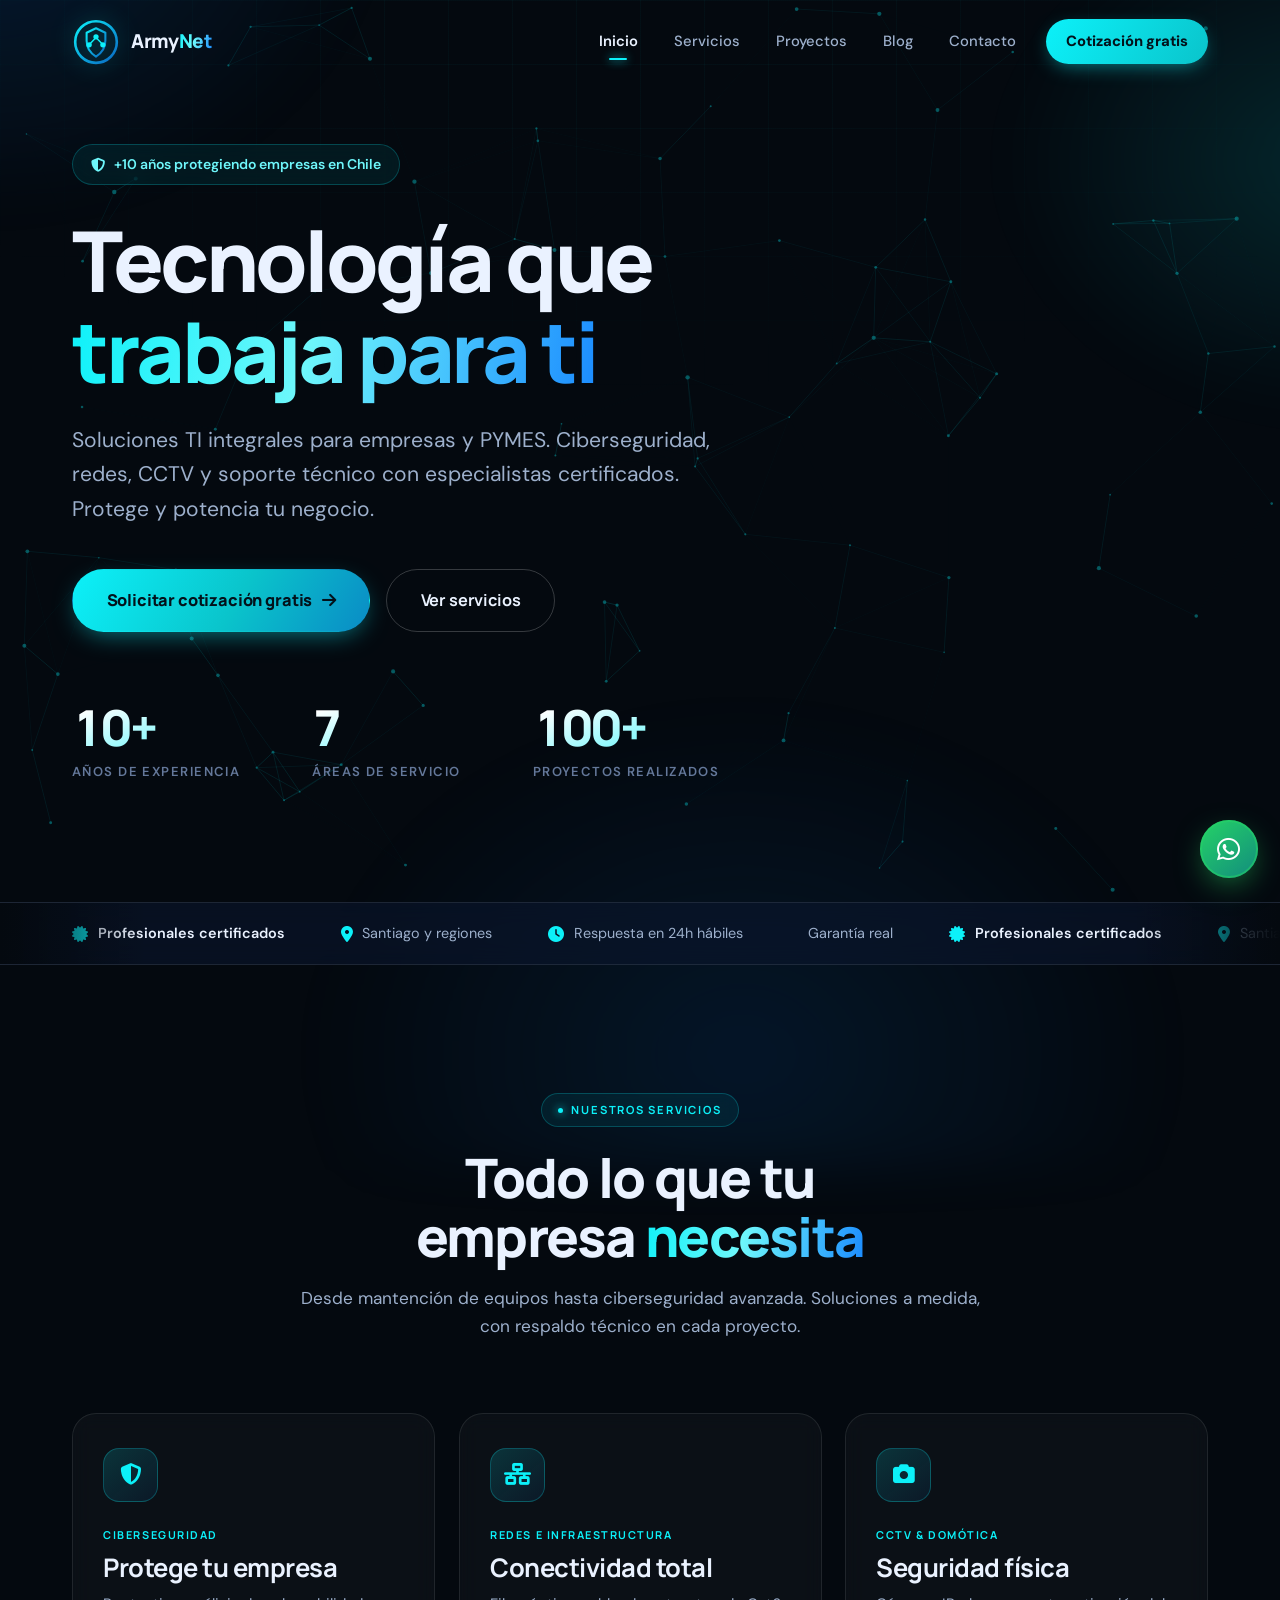
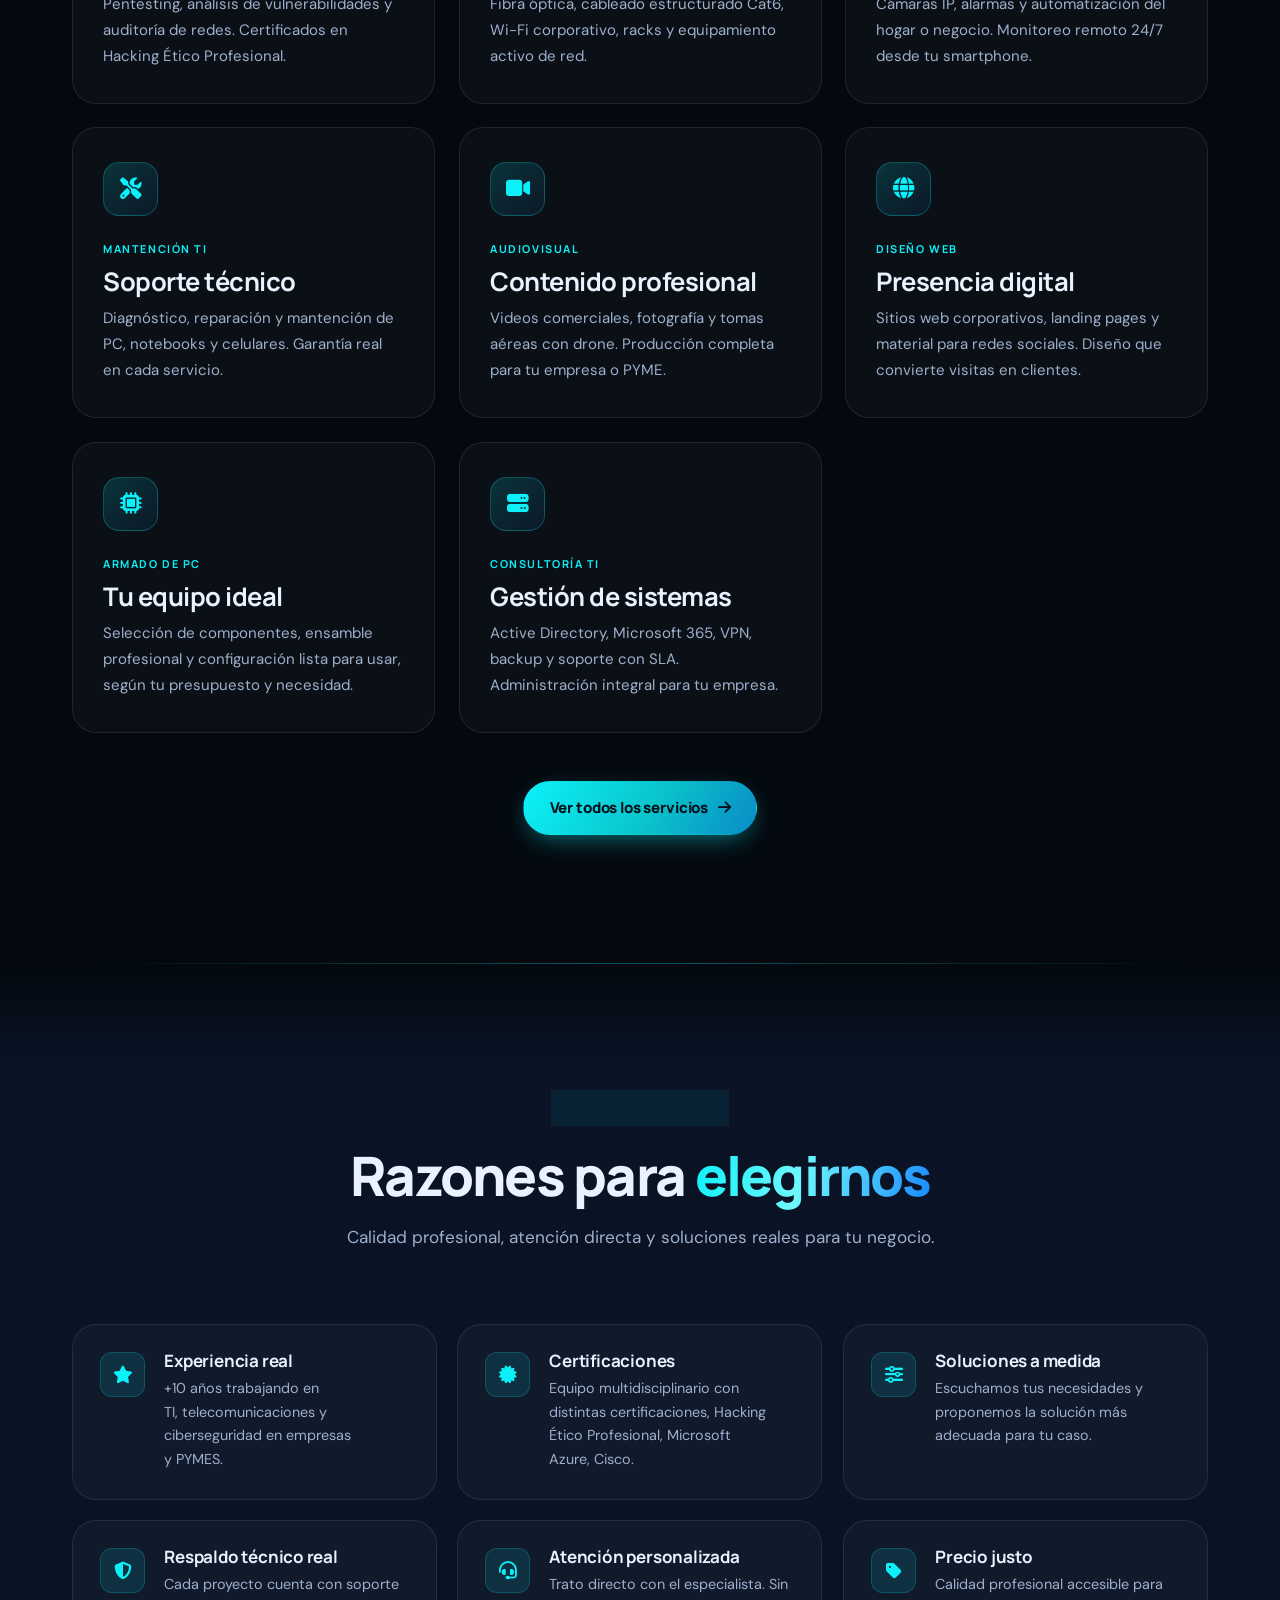
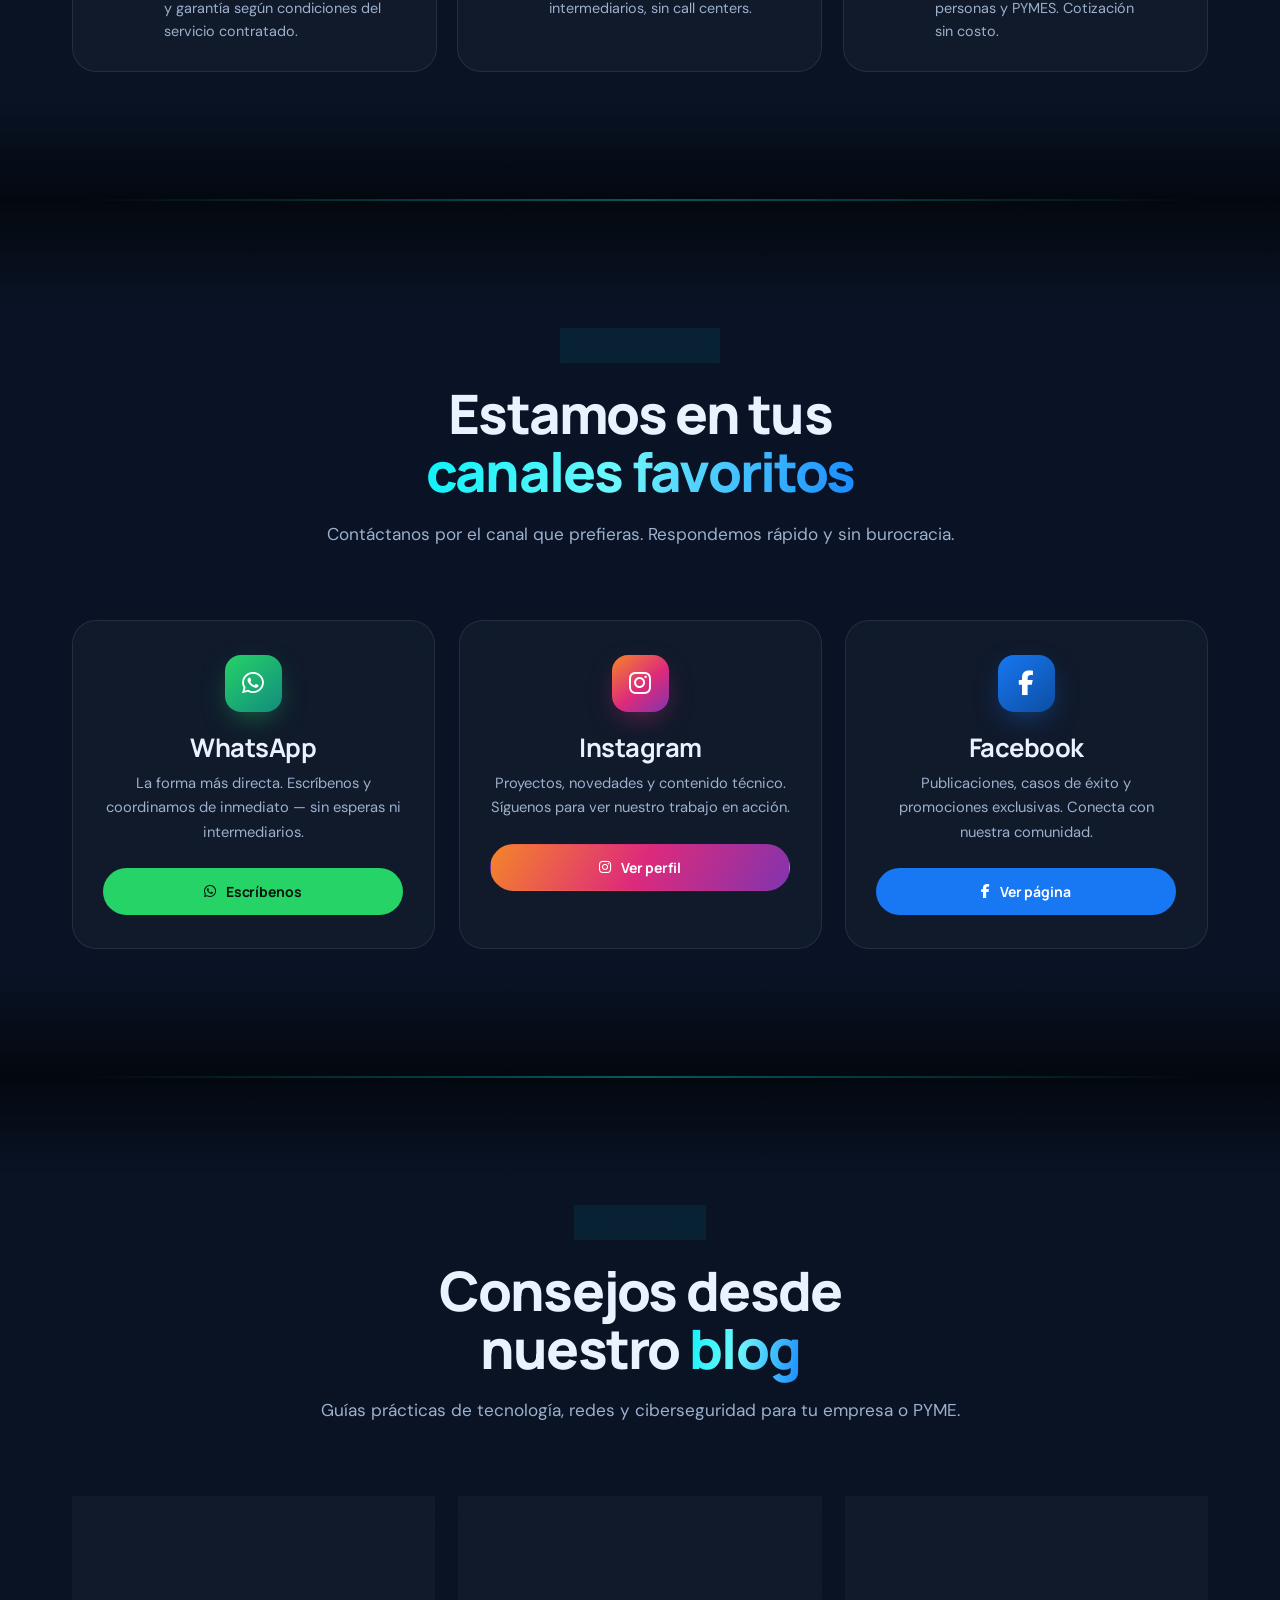
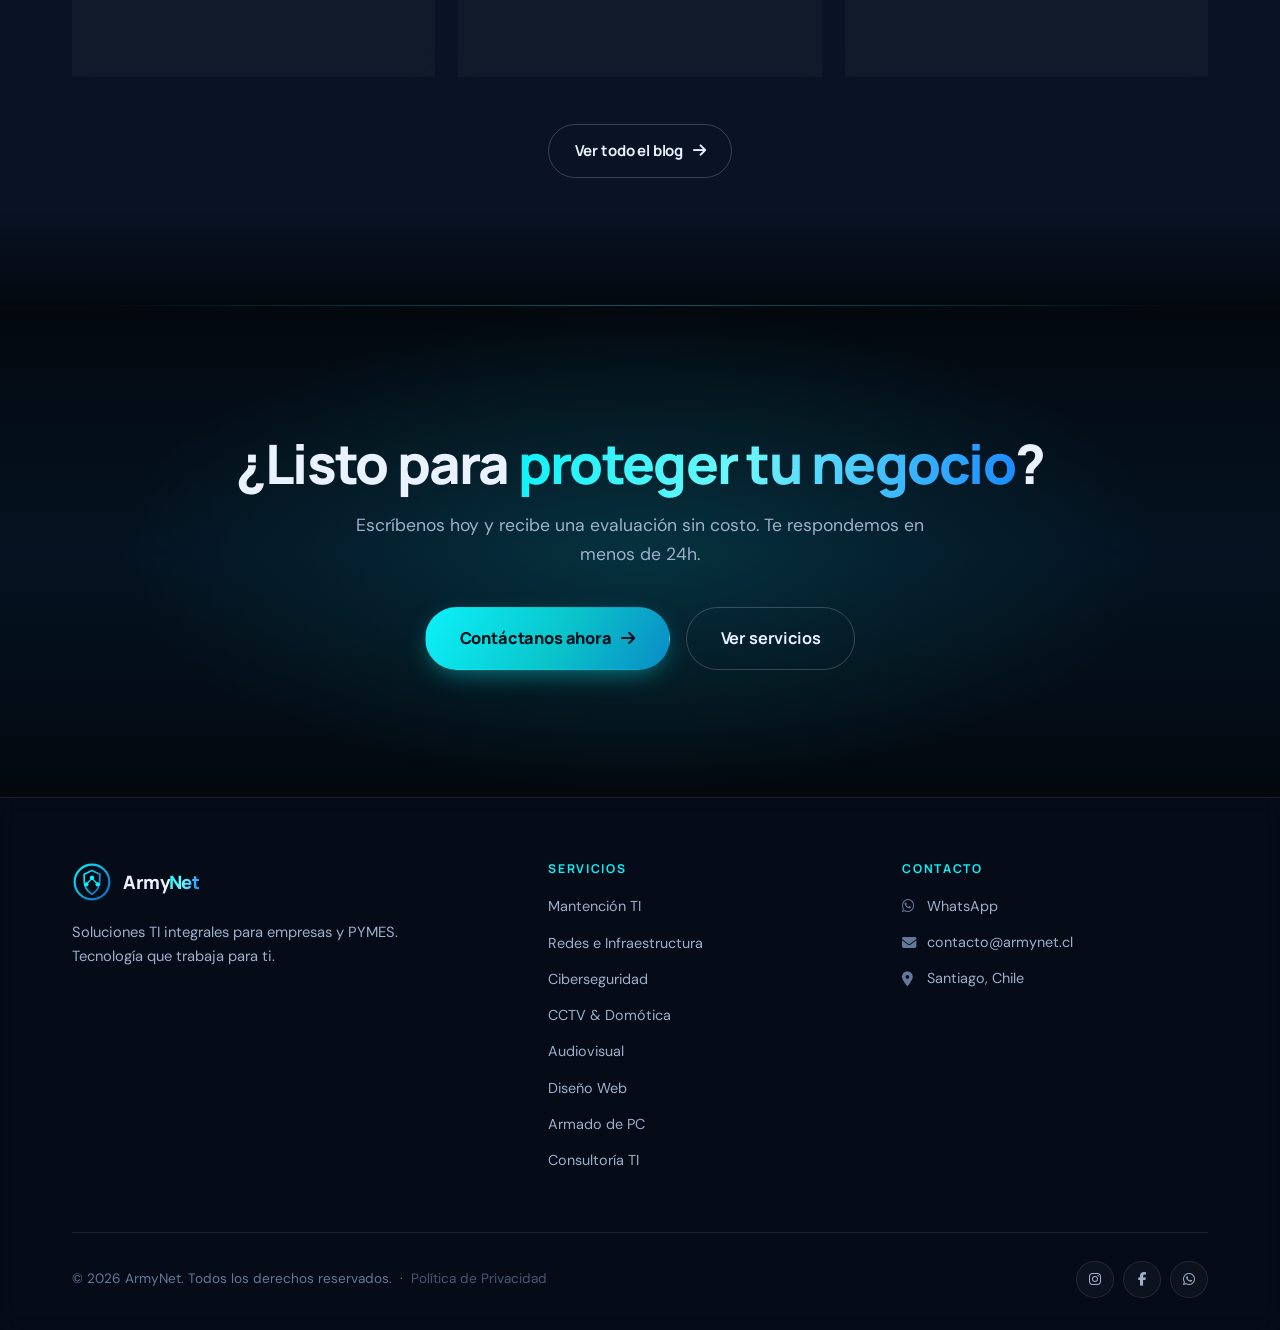
<file: index.html>
<!DOCTYPE html>
<html lang="es">
<head>
  <meta charset="UTF-8">
  <meta name="viewport" content="width=device-width,initial-scale=1">
  <meta name="description" content="ArmyNet — Soluciones TI, Ciberseguridad, Redes, CCTV y más. +10 años de experiencia en Santiago, Chile. Tecnología que trabaja para ti.">
  <title>ArmyNet | Tecnología que trabaja para ti</title>
  <link rel="canonical" href="https://armynet.cl/">
  <meta property="og:site_name" content="ArmyNet">
  <meta property="og:type" content="website">
  <meta property="og:locale" content="es_CL">
  <meta property="og:url" content="https://armynet.cl/">
  <meta property="og:title" content="ArmyNet | Tecnología que trabaja para ti">
  <meta property="og:description" content="ArmyNet — Soluciones TI, Ciberseguridad, Redes, CCTV y más. +10 años de experiencia en Santiago, Chile. Tecnología que trabaja para ti.">
  <meta property="og:image" content="https://armynet.cl/assets/og-armynet.jpg?v=20261104b">
  <meta property="og:image:type" content="image/jpeg">
  <meta property="og:image:width" content="1200">
  <meta property="og:image:height" content="630">
  <meta property="og:image:alt" content="Logo de ArmyNet">
  <meta name="twitter:card" content="summary_large_image">
  <link rel="preconnect" href="https://fonts.googleapis.com">
  <link href="https://fonts.googleapis.com/css2?family=Manrope:wght@500;600;700;800&family=DM+Sans:wght@400;500;600;700&display=swap" rel="stylesheet">
  <link rel="stylesheet" href="https://cdnjs.cloudflare.com/ajax/libs/font-awesome/6.5.0/css/all.min.css">
  <link rel="stylesheet" href="styles.css">
  <link rel="manifest" href="manifest.json?v=20261104b">
  <link rel="icon" href="assets/ico/armynet_favicon.ico?v=20261104b" sizes="48x48">
  <link rel="icon" type="image/svg+xml" href="favicon.svg?v=20261104b">
  <link rel="icon" type="image/png" sizes="32x32" href="assets/ico/armynet_favicon_32x32.png?v=20261104b">
  <link rel="apple-touch-icon" sizes="180x180" href="assets/ico/armynet_apple_touch_icon.png?v=20261104b">
  <meta name="theme-color" content="#04090F">
  <script type="application/ld+json">
  {
    "@context": "https://schema.org",
    "@type": "ProfessionalService",
    "name": "ArmyNet SpA",
    "image": "https://armynet.cl/assets/og-armynet.jpg?v=20261104b",
    "logo": "https://armynet.cl/assets/ico/armynet_pwa_512x512.png?v=20261104b",
    "url": "https://armynet.cl/",
    "telephone": "+56985111137",
    "email": "contacto@armynet.cl",
    "description": "Soluciones TI integrales para empresas y PYMES: ciberseguridad, redes e infraestructura, CCTV y domotica, mantencion TI, armado de PC, audiovisual, diseno web y consultoria TI.",
    "address": {
      "@type": "PostalAddress",
      "addressLocality": "Santiago",
      "addressCountry": "CL"
    },
    "areaServed": {
      "@type": "Country",
      "name": "Chile"
    },
    "sameAs": [
      "https://www.instagram.com/armynet.cl/",
      "https://www.facebook.com/armynet.cl"
    ],
    "openingHoursSpecification": [
      {
        "@type": "OpeningHoursSpecification",
        "dayOfWeek": ["Monday","Tuesday","Wednesday","Thursday","Friday"],
        "opens": "09:00",
        "closes": "17:00"
      },
      {
        "@type": "OpeningHoursSpecification",
        "dayOfWeek": ["Saturday"],
        "opens": "10:00",
        "closes": "16:00"
      }
    ]
  }
  </script>
</head>
<body>

<!-- NAVBAR -->
<nav id="navbar">
  <div class="container nav-inner">
    <a href="index.html" class="nav-logo">
      <img id="logoImg" src="armynet_icono.svg?v=20261104b" alt="ArmyNet" style="height:48px;width:auto;">
      <span>Army<span class="accent">Net</span></span>
    </a>
    <div class="nav-links" id="nav-links">
      <a href="index.html">Inicio</a>
      <a href="servicios.html">Servicios</a>
      <a href="proyectos.html">Proyectos</a>
      <a href="blog.html">Blog</a>
      <a href="contacto.html">Contacto</a>
      <a href="contacto.html" class="nav-cta">Cotización gratis</a>
    </div>
    <button class="hamburger" aria-label="Menú" aria-expanded="false" aria-controls="nav-links"><span></span><span></span><span></span></button>
  </div>
</nav>

<!-- FLOATING WA -->
<a id="wa-float" href="https://wa.me/56985111137?text=Hola%2C%20quiero%20informaci%C3%B3n." target="_blank" title="Escríbenos por WhatsApp"><i class="fab fa-whatsapp"></i><span class="wa-tooltip">¿Necesitas ayuda? Escríbenos</span></a>

<!-- HERO -->
<section class="hero">
  <div class="container">
    <div class="hero-content">
      <div class="hero-eyebrow"><i class="fas fa-shield-halved"></i> +10 años protegiendo empresas en Chile</div>
      <h1>Tecnología que <span class="accent">trabaja para ti</span></h1>
      <p class="subtitle">Soluciones TI integrales para empresas y PYMES. Ciberseguridad, redes, CCTV y soporte técnico con especialistas certificados. Protege y potencia tu negocio.</p>
      <div class="hero-btns">
        <a href="contacto.html" class="btn btn-primary btn-lg">Solicitar cotización gratis <i class="fas fa-arrow-right"></i></a>
        <a href="servicios.html" class="btn btn-outline btn-lg">Ver servicios</a>
      </div>
      <div class="hero-stats">
        <div class="stat-item"><div class="num" data-count="10" data-suffix="+">0+</div><div class="label">Años de experiencia</div></div>
        <div class="stat-item"><div class="num" data-count="7" data-suffix="">0</div><div class="label">Áreas de servicio</div></div>
        <div class="stat-item"><div class="num" data-count="100" data-suffix="+">0+</div><div class="label">Proyectos realizados</div></div>
      </div>
    </div>
  </div>
  <div class="scroll-hint" aria-hidden="true">Scroll<span></span></div>
</section>

<!-- TRUST BAR -->
<div class="trust-bar">
  <div class="container">
    <div class="trust-bar-inner">
      <div class="trust-item"><i class="fas fa-certificate"></i> <strong>Profesionales certificados</strong></div>
      <div class="trust-item"><i class="fas fa-map-marker-alt"></i> Santiago y regiones</div>
      <div class="trust-item"><i class="fas fa-clock"></i> Respuesta en 24h hábiles</div>
      <div class="trust-item"><i class="fas fa-shield-check"></i> Garantía real</div>
    </div>
  </div>
</div>

<!-- SERVICIOS DESTACADOS -->
<section>
  <div class="container">
    <div class="section-header fade-up">
      <div class="tag">Nuestros Servicios</div>
      <h2>Todo lo que tu empresa <span class="accent">necesita</span></h2>
      <p>Desde mantención de equipos hasta ciberseguridad avanzada. Soluciones a medida, con respaldo técnico en cada proyecto.</p>
    </div>
    <div class="grid-3 fade-up">
      <div class="service-card">
        <div class="service-icon"><i class="fas fa-shield-halved"></i></div>
        <div class="card-tag">Ciberseguridad</div>
        <h3>Protege tu empresa</h3>
        <p>Pentesting, análisis de vulnerabilidades y auditoría de redes. Certificados en Hacking Ético Profesional.</p>
      </div>
      <div class="service-card">
        <div class="service-icon"><i class="fas fa-network-wired"></i></div>
        <div class="card-tag">Redes e Infraestructura</div>
        <h3>Conectividad total</h3>
        <p>Fibra óptica, cableado estructurado Cat6, Wi-Fi corporativo, racks y equipamiento activo de red.</p>
      </div>
      <div class="service-card">
        <div class="service-icon"><i class="fas fa-camera"></i></div>
        <div class="card-tag">CCTV & Domótica</div>
        <h3>Seguridad física</h3>
        <p>Cámaras IP, alarmas y automatización del hogar o negocio. Monitoreo remoto 24/7 desde tu smartphone.</p>
      </div>
      <div class="service-card">
        <div class="service-icon"><i class="fas fa-tools"></i></div>
        <div class="card-tag">Mantención TI</div>
        <h3>Soporte técnico</h3>
        <p>Diagnóstico, reparación y mantención de PC, notebooks y celulares. Garantía real en cada servicio.</p>
      </div>
      <div class="service-card">
        <div class="service-icon"><i class="fas fa-video"></i></div>
        <div class="card-tag">Audiovisual</div>
        <h3>Contenido profesional</h3>
        <p>Videos comerciales, fotografía y tomas aéreas con drone. Producción completa para tu empresa o PYME.</p>
      </div>
      <div class="service-card">
        <div class="service-icon"><i class="fas fa-globe"></i></div>
        <div class="card-tag">Diseño Web</div>
        <h3>Presencia digital</h3>
        <p>Sitios web corporativos, landing pages y material para redes sociales. Diseño que convierte visitas en clientes.</p>
      </div>
      <div class="service-card">
        <div class="service-icon"><i class="fas fa-microchip"></i></div>
        <div class="card-tag">Armado de PC</div>
        <h3>Tu equipo ideal</h3>
        <p>Selección de componentes, ensamble profesional y configuración lista para usar, según tu presupuesto y necesidad.</p>
      </div>
      <div class="service-card">
        <div class="service-icon"><i class="fas fa-server"></i></div>
        <div class="card-tag">Consultoría TI</div>
        <h3>Gestión de sistemas</h3>
        <p>Active Directory, Microsoft 365, VPN, backup y soporte con SLA. Administración integral para tu empresa.</p>
      </div>
    </div>
    <div style="text-align:center;margin-top:3rem" class="fade-up">
      <a href="servicios.html" class="btn btn-primary">Ver todos los servicios <i class="fas fa-arrow-right"></i></a>
    </div>
  </div>
</section>

<!-- POR QUÉ ELEGIRNOS -->
<section class="bg-light">
  <div class="container">
    <div class="section-header fade-up">
      <div class="tag">Por qué ArmyNet</div>
      <h2>Razones para <span class="accent">elegirnos</span></h2>
      <p>Calidad profesional, atención directa y soluciones reales para tu negocio.</p>
    </div>
    <div class="why-grid fade-up">
      <div class="why-item">
        <div class="why-icon"><i class="fas fa-star"></i></div>
        <div><h4>Experiencia real</h4><p>+10 años trabajando en TI, telecomunicaciones y ciberseguridad en empresas y PYMES.</p></div>
      </div>
      <div class="why-item">
        <div class="why-icon"><i class="fas fa-certificate"></i></div>
        <div><h4>Certificaciones</h4><p>Equipo multidisciplinario con distintas certificaciones, Hacking Ético Profesional, Microsoft Azure, Cisco.</p></div>
      </div>
      <div class="why-item">
        <div class="why-icon"><i class="fas fa-sliders"></i></div>
        <div><h4>Soluciones a medida</h4><p>Escuchamos tus necesidades y proponemos la solución más adecuada para tu caso.</p></div>
      </div>
      <div class="why-item">
        <div class="why-icon"><i class="fas fa-shield-halved"></i></div>
        <div><h4>Respaldo técnico real</h4><p>Cada proyecto cuenta con soporte y garantía según condiciones del servicio contratado.</p></div>
      </div>
      <div class="why-item">
        <div class="why-icon"><i class="fas fa-headset"></i></div>
        <div><h4>Atención personalizada</h4><p>Trato directo con el especialista. Sin intermediarios, sin call centers.</p></div>
      </div>
      <div class="why-item">
        <div class="why-icon"><i class="fas fa-tag"></i></div>
        <div><h4>Precio justo</h4><p>Calidad profesional accesible para personas y PYMES. Cotización sin costo.</p></div>
      </div>
    </div>
  </div>
</section>

<!-- REDES SOCIALES -->
<section class="bg-light">
  <div class="container">
    <div class="section-header fade-up">
      <div class="tag">Encuéntranos</div>
      <h2>Estamos en tus <span class="accent">canales favoritos</span></h2>
      <p>Contáctanos por el canal que prefieras. Respondemos rápido y sin burocracia.</p>
    </div>
    <div class="grid-3 fade-up">

      <div class="social-card social-wa">
        <div class="social-icon"><i class="fab fa-whatsapp"></i></div>
        <h3>WhatsApp</h3>
        <p>La forma más directa. Escríbenos y coordinamos de inmediato — sin esperas ni intermediarios.</p>
        <a href="https://wa.me/56985111137?text=Hola%2C%20quiero%20informaci%C3%B3n%20sobre%20ArmyNet." target="_blank" class="btn btn-wa btn-sm" style="width:100%"><i class="fab fa-whatsapp"></i> Escríbenos</a>
      </div>

      <div class="social-card social-ig">
        <div class="social-icon"><i class="fab fa-instagram"></i></div>
        <h3>Instagram</h3>
        <p>Proyectos, novedades y contenido técnico. Síguenos para ver nuestro trabajo en acción.</p>
        <a href="https://www.instagram.com/armynet.cl/" target="_blank" class="btn btn-ig btn-sm" style="width:100%"><i class="fab fa-instagram"></i> Ver perfil</a>
      </div>

      <div class="social-card social-fb">
        <div class="social-icon"><i class="fab fa-facebook-f"></i></div>
        <h3>Facebook</h3>
        <p>Publicaciones, casos de éxito y promociones exclusivas. Conecta con nuestra comunidad.</p>
        <a href="https://www.facebook.com/armynet.cl" target="_blank" class="btn btn-fb btn-sm" style="width:100%"><i class="fab fa-facebook-f"></i> Ver página</a>
      </div>

    </div>
  </div>
</section>

<!-- NOVEDADES / BLOG -->
<section class="bg-light">
  <div class="container">
    <div class="section-header fade-up">
      <div class="tag">Novedades</div>
      <h2>Consejos desde nuestro <span class="accent">blog</span></h2>
      <p>Guías prácticas de tecnología, redes y ciberseguridad para tu empresa o PYME.</p>
    </div>
    <div class="grid-3 fade-up" id="blogTeasers"></div>
    <div style="text-align:center;margin-top:3rem" class="fade-up">
      <a href="blog.html" class="btn btn-outline">Ver todo el blog <i class="fas fa-arrow-right"></i></a>
    </div>
  </div>
</section>

<!-- CLIENTES (se elimina sola si ARMYNET_CLIENTES esta vacio) -->
<section id="seccionClientes" class="clientes-band">
  <div class="container">
    <p class="clientes-titulo">Empresas que confian en ArmyNet</p>
    <div class="clientes-strip" id="clientesStrip"></div>
  </div>
</section>

<!-- TESTIMONIOS (se elimina sola si ARMYNET_TESTIMONIOS esta vacio) -->
<section id="seccionTestimonios" class="bg-light">
  <div class="container">
    <div class="section-header fade-up">
      <div class="tag">Testimonios</div>
      <h2>Lo que dicen <span class="accent">nuestros clientes</span></h2>
      <p>Opiniones reales de empresas y PYMES con las que hemos trabajado.</p>
    </div>
    <div class="grid-3 fade-up" id="testimoniosGrid"></div>
  </div>
</section>

<!-- CTA BAND -->
<section class="cta-band">
  <div class="container fade-up">
    <h2>¿Listo para <span class="accent">proteger tu negocio</span>?</h2>
    <p>Escríbenos hoy y recibe una evaluación sin costo. Te respondemos en menos de 24h.</p>
    <div class="btns">
      <a href="contacto.html" class="btn btn-primary btn-lg">Contáctanos ahora <i class="fas fa-arrow-right"></i></a>
      <a href="servicios.html" class="btn btn-outline btn-lg">Ver servicios</a>
    </div>
  </div>
</section>

<!-- FOOTER -->
<footer>
  <div class="container">
    <div class="footer-inner">
      <div>
        <div class="footer-logo">
          <img src="armynet_icono.svg?v=20261104b" alt="ArmyNet" style="height:40px;width:auto;">
          <span>Army<span class="accent">Net</span></span>
        </div>
        <p class="footer-desc">Soluciones TI integrales para empresas y PYMES. Tecnología que trabaja para ti.</p>
      </div>
      <div class="footer-col">
        <h4>Servicios</h4>
        <ul>
          <li><a href="servicios.html#mantencion">Mantención TI</a></li>
          <li><a href="servicios.html#redes">Redes e Infraestructura</a></li>
          <li><a href="servicios.html#ciberseguridad">Ciberseguridad</a></li>
          <li><a href="servicios.html#cctv">CCTV &amp; Domótica</a></li>
          <li><a href="servicios.html#audiovisual">Audiovisual</a></li>
          <li><a href="servicios.html#web">Diseño Web</a></li>
          <li><a href="servicios.html#pc">Armado de PC</a></li>
          <li><a href="servicios.html#consultoria">Consultoría TI</a></li>
        </ul>
      </div>
      <div class="footer-col">
        <h4>Contacto</h4>
        <ul>
          <li><a href="https://wa.me/56985111137?text=Hola%2C%20quiero%20informaci%C3%B3n%20sobre%20ArmyNet." target="_blank"><i class="fab fa-whatsapp"></i> WhatsApp</a></li>
          <li><a href="mailto:contacto@armynet.cl"><i class="fas fa-envelope"></i> contacto@armynet.cl</a></li>
          <li><span><i class="fas fa-location-dot"></i> Santiago, Chile</span></li>
        </ul>
      </div>
    </div>
    <div class="footer-bottom">
      <span>&copy; 2026 ArmyNet. Todos los derechos reservados. &nbsp;&middot;&nbsp; <a href="politica-de-privacidad.html" style="color:inherit;opacity:.7">Pol&iacute;tica de Privacidad</a></span>
      <div class="social-links">
        <a href="https://www.instagram.com/armynet.cl/" target="_blank" title="Instagram"><i class="fab fa-instagram"></i></a>
        <a href="https://www.facebook.com/armynet.cl" target="_blank" title="Facebook"><i class="fab fa-facebook-f"></i></a>
        <a href="https://wa.me/56985111137?text=Hola%2C%20quiero%20informaci%C3%B3n%20sobre%20ArmyNet." target="_blank" title="WhatsApp"><i class="fab fa-whatsapp"></i></a>
      </div>
    </div>
  </div>
</footer>

<script src="posts.js"></script>
<script src="contenido.js"></script>
<script src="script.js"></script>
<script src="effects.js" defer></script>
</body>
</html>
</file>
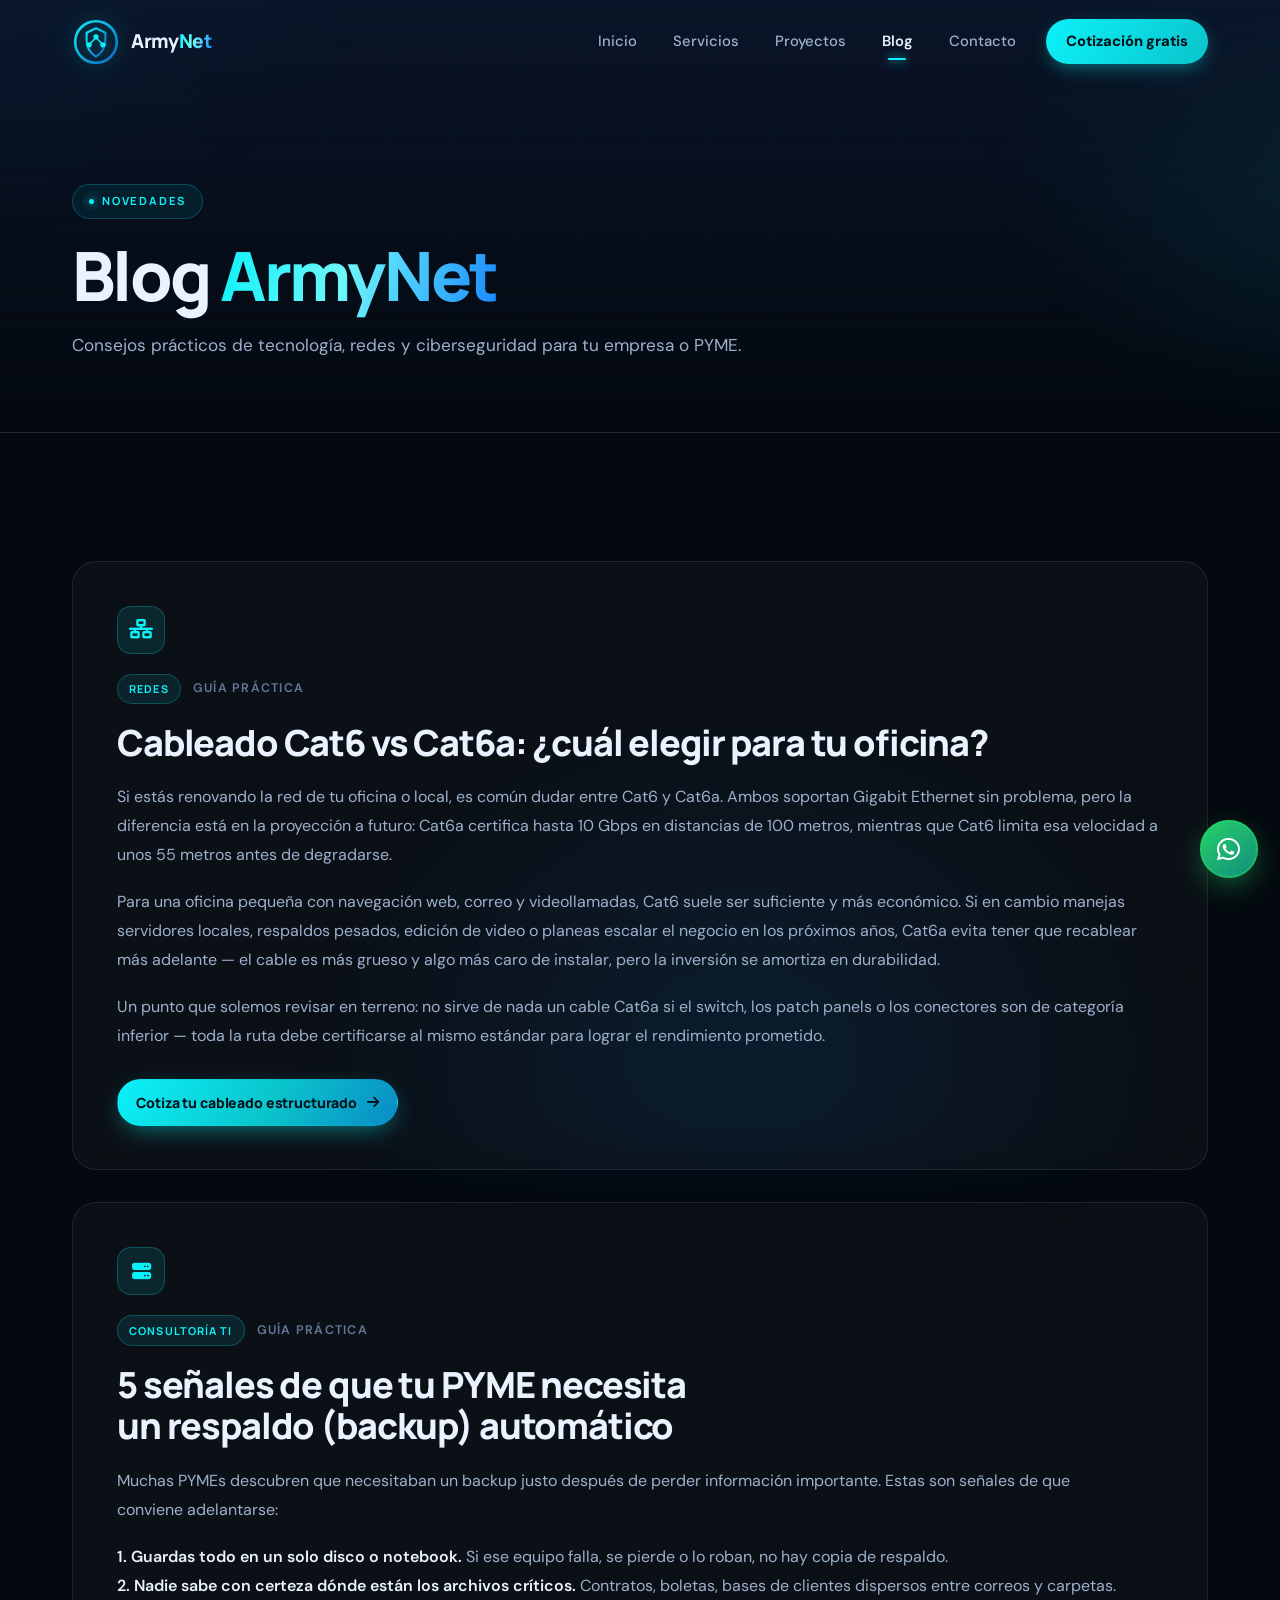
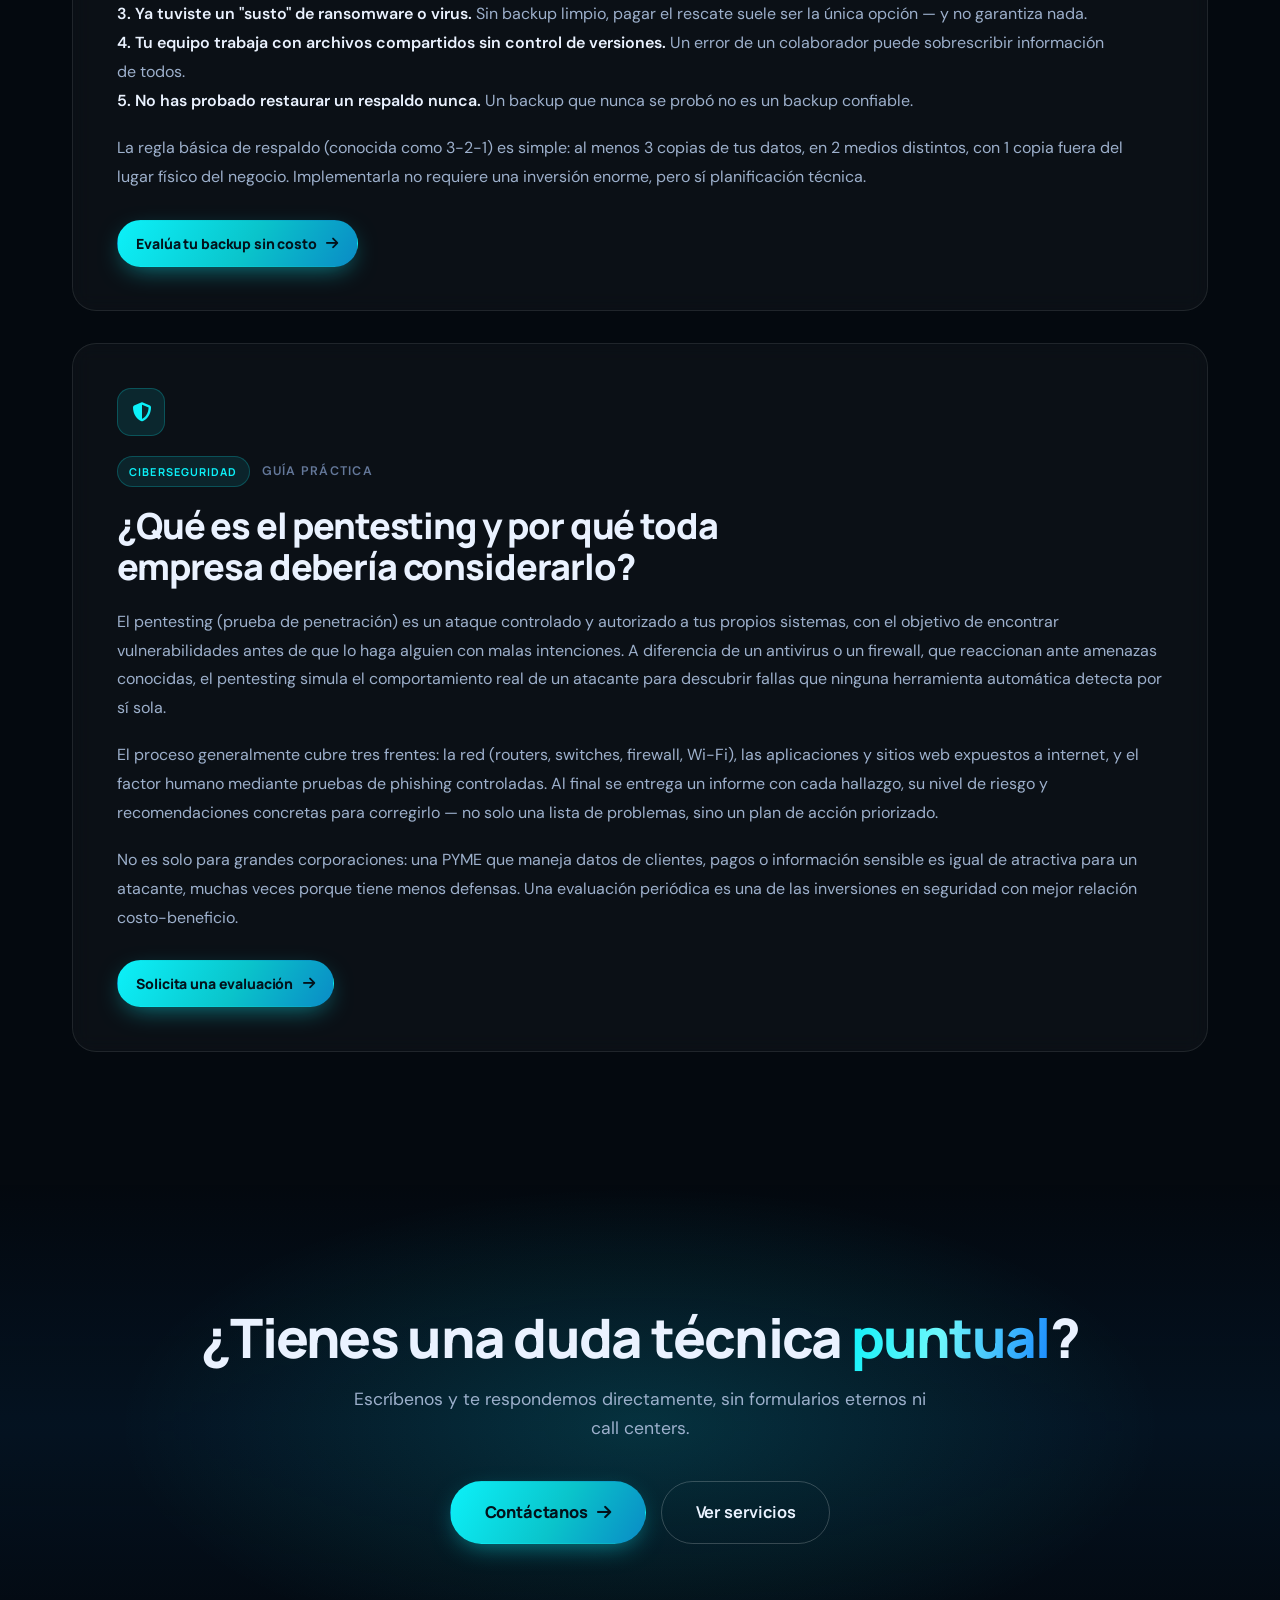
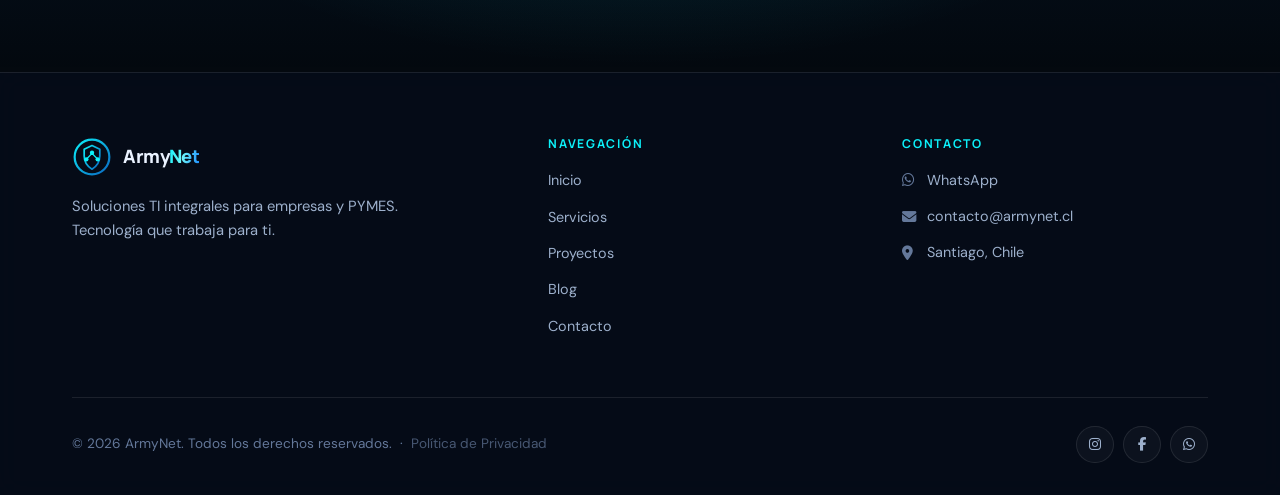
<file: blog.html>
<!DOCTYPE html>
<html lang="es">
<head>
  <meta charset="UTF-8">
  <meta name="viewport" content="width=device-width,initial-scale=1">
  <meta name="description" content="Blog de ArmyNet: consejos prácticos de redes, ciberseguridad, mantención TI y tecnología para empresas y PYMEs en Chile.">
  <title>Blog | ArmyNet</title>
  <link rel="canonical" href="https://armynet.cl/blog.html">
  <meta property="og:site_name" content="ArmyNet">
  <meta property="og:type" content="website">
  <meta property="og:locale" content="es_CL">
  <meta property="og:url" content="https://armynet.cl/blog.html">
  <meta property="og:title" content="Blog | ArmyNet">
  <meta property="og:description" content="Blog de ArmyNet: consejos prácticos de redes, ciberseguridad, mantención TI y tecnología para empresas y PYMEs en Chile.">
  <meta property="og:image" content="https://armynet.cl/assets/og-armynet.jpg?v=20261104b">
  <meta property="og:image:type" content="image/jpeg">
  <meta property="og:image:width" content="1200">
  <meta property="og:image:height" content="630">
  <meta property="og:image:alt" content="Logo de ArmyNet">
  <meta name="twitter:card" content="summary_large_image">
  <link rel="preconnect" href="https://fonts.googleapis.com">
  <link href="https://fonts.googleapis.com/css2?family=Manrope:wght@500;600;700;800&family=DM+Sans:wght@400;500;600;700&display=swap" rel="stylesheet">
  <link rel="stylesheet" href="https://cdnjs.cloudflare.com/ajax/libs/font-awesome/6.5.0/css/all.min.css">
  <link rel="stylesheet" href="styles.css">
  <link rel="manifest" href="manifest.json?v=20261104b">
  <link rel="icon" href="assets/ico/armynet_favicon.ico?v=20261104b" sizes="48x48">
  <link rel="icon" type="image/svg+xml" href="favicon.svg?v=20261104b">
  <link rel="icon" type="image/png" sizes="32x32" href="assets/ico/armynet_favicon_32x32.png?v=20261104b">
  <link rel="apple-touch-icon" sizes="180x180" href="assets/ico/armynet_apple_touch_icon.png?v=20261104b">
  <meta name="theme-color" content="#04090F">
  <script type="application/ld+json">
  {
    "@context": "https://schema.org",
    "@type": "ProfessionalService",
    "name": "ArmyNet SpA",
    "image": "https://armynet.cl/assets/og-armynet.jpg?v=20261104b",
    "logo": "https://armynet.cl/assets/ico/armynet_pwa_512x512.png?v=20261104b",
    "url": "https://armynet.cl/",
    "telephone": "+56985111137",
    "email": "contacto@armynet.cl",
    "description": "Soluciones TI integrales para empresas y PYMES: ciberseguridad, redes e infraestructura, CCTV y domotica, mantencion TI, armado de PC, audiovisual, diseno web y consultoria TI.",
    "address": {
      "@type": "PostalAddress",
      "addressLocality": "Santiago",
      "addressCountry": "CL"
    },
    "areaServed": {
      "@type": "Country",
      "name": "Chile"
    },
    "sameAs": [
      "https://www.instagram.com/armynet.cl/",
      "https://www.facebook.com/armynet.cl"
    ],
    "openingHoursSpecification": [
      {
        "@type": "OpeningHoursSpecification",
        "dayOfWeek": ["Monday","Tuesday","Wednesday","Thursday","Friday"],
        "opens": "09:00",
        "closes": "17:00"
      },
      {
        "@type": "OpeningHoursSpecification",
        "dayOfWeek": ["Saturday"],
        "opens": "10:00",
        "closes": "16:00"
      }
    ]
  }
  </script>
</head>
<body>

<nav id="navbar">
  <div class="container nav-inner">
    <a href="index.html" class="nav-logo">
      <img id="logoImg" src="armynet_icono.svg?v=20261104b" alt="ArmyNet" style="height:48px;width:auto;">
      <span>Army<span class="accent">Net</span></span>
    </a>
    <div class="nav-links" id="nav-links">
      <a href="index.html">Inicio</a>
      <a href="servicios.html">Servicios</a>
      <a href="proyectos.html">Proyectos</a>
      <a href="blog.html">Blog</a>
      <a href="contacto.html">Contacto</a>
      <a href="contacto.html" class="nav-cta">Cotización gratis</a>
    </div>
    <button class="hamburger" aria-label="Menú" aria-expanded="false" aria-controls="nav-links"><span></span><span></span><span></span></button>
  </div>
</nav>

<a id="wa-float" href="https://wa.me/56985111137?text=Hola%2C%20quiero%20informaci%C3%B3n." target="_blank" title="Escríbenos"><i class="fab fa-whatsapp"></i><span class="wa-tooltip">¿Necesitas ayuda? Escríbenos</span></a>

<div class="page-hero">
  <div class="container">
    <div class="tag">Novedades</div>
    <h1>Blog <span class="accent">ArmyNet</span></h1>
    <p>Consejos prácticos de tecnología, redes y ciberseguridad para tu empresa o PYME.</p>
  </div>
</div>

<section>
  <div class="container">
    <div class="blog-grid fade-up" id="blogList"></div>
  </div>
</section>

<section class="cta-band">
  <div class="container fade-up">
    <h2>¿Tienes una duda técnica <span class="accent">puntual</span>?</h2>
    <p>Escríbenos y te respondemos directamente, sin formularios eternos ni call centers.</p>
    <div class="btns">
      <a href="contacto.html" class="btn btn-primary btn-lg">Contáctanos <i class="fas fa-arrow-right"></i></a>
      <a href="servicios.html" class="btn btn-outline btn-lg">Ver servicios</a>
    </div>
  </div>
</section>

<footer>
  <div class="container">
    <div class="footer-inner">
      <div>
        <div class="footer-logo"><img src="armynet_icono.svg?v=20261104b" alt="ArmyNet" style="height:40px;width:auto;"><span>Army<span class="accent">Net</span></span></div>
        <p class="footer-desc">Soluciones TI integrales para empresas y PYMES. Tecnología que trabaja para ti.</p>
      </div>
      <div class="footer-col">
        <h4>Navegación</h4>
        <ul>
          <li><a href="index.html">Inicio</a></li>
          <li><a href="servicios.html">Servicios</a></li>
          <li><a href="proyectos.html">Proyectos</a></li>
          <li><a href="blog.html">Blog</a></li>
          <li><a href="contacto.html">Contacto</a></li>
        </ul>
      </div>
      <div class="footer-col">
        <h4>Contacto</h4>
        <ul>
          <li><a href="https://wa.me/56985111137?text=Hola%2C%20quiero%20informaci%C3%B3n%20sobre%20ArmyNet." target="_blank"><i class="fab fa-whatsapp"></i> WhatsApp</a></li>
          <li><a href="mailto:contacto@armynet.cl"><i class="fas fa-envelope"></i> contacto@armynet.cl</a></li>
          <li><span><i class="fas fa-location-dot"></i> Santiago, Chile</span></li>
        </ul>
      </div>
    </div>
    <div class="footer-bottom">
      <span>&copy; 2026 ArmyNet. Todos los derechos reservados. &nbsp;&middot;&nbsp; <a href="politica-de-privacidad.html" style="color:inherit;opacity:.7">Pol&iacute;tica de Privacidad</a></span>
      <div class="social-links">
        <a href="https://www.instagram.com/armynet.cl/" target="_blank" title="Instagram"><i class="fab fa-instagram"></i></a>
        <a href="https://www.facebook.com/armynet.cl" target="_blank" title="Facebook"><i class="fab fa-facebook-f"></i></a>
        <a href="https://wa.me/56985111137?text=Hola%2C%20quiero%20informaci%C3%B3n%20sobre%20ArmyNet." target="_blank" title="WhatsApp"><i class="fab fa-whatsapp"></i></a>
      </div>
    </div>
  </div>
</footer>

<script src="posts.js"></script>
<script src="contenido.js"></script>
<script src="script.js"></script>
<script src="effects.js" defer></script>
</body>
</html>
</file>
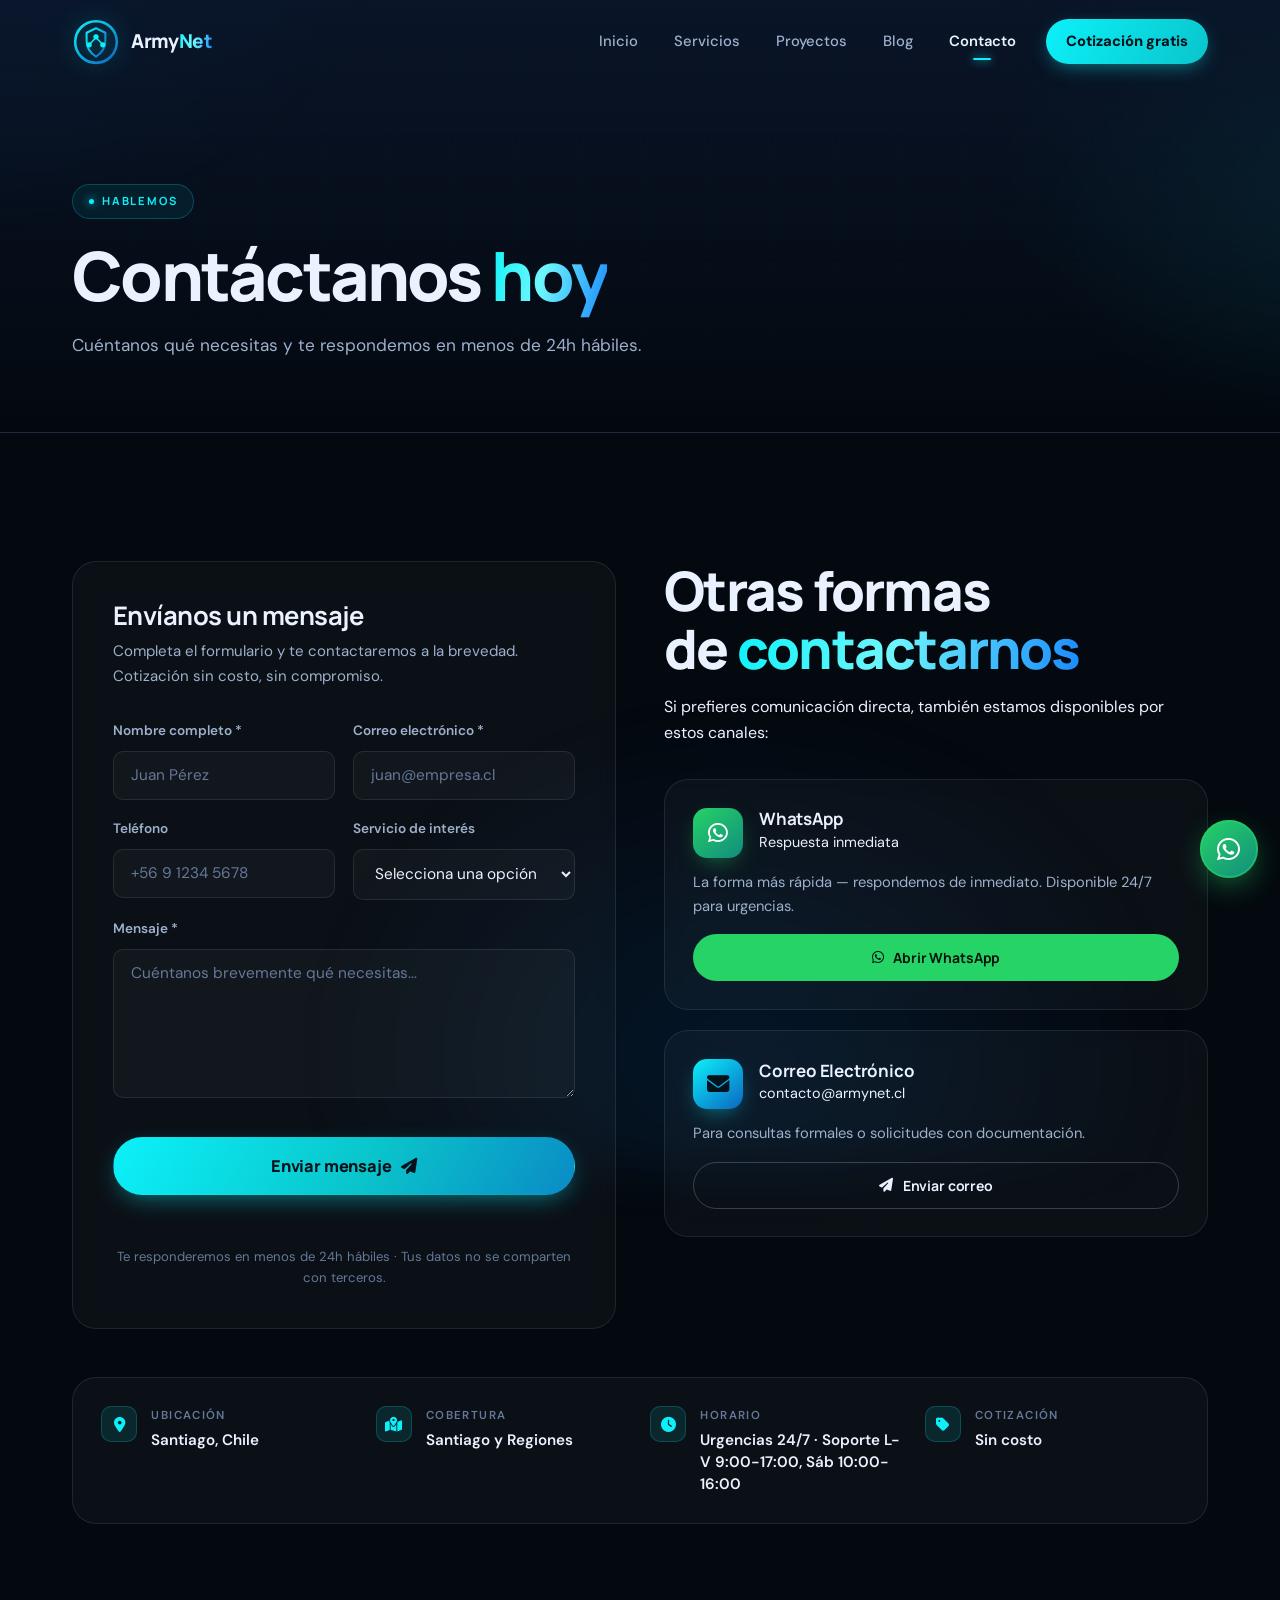
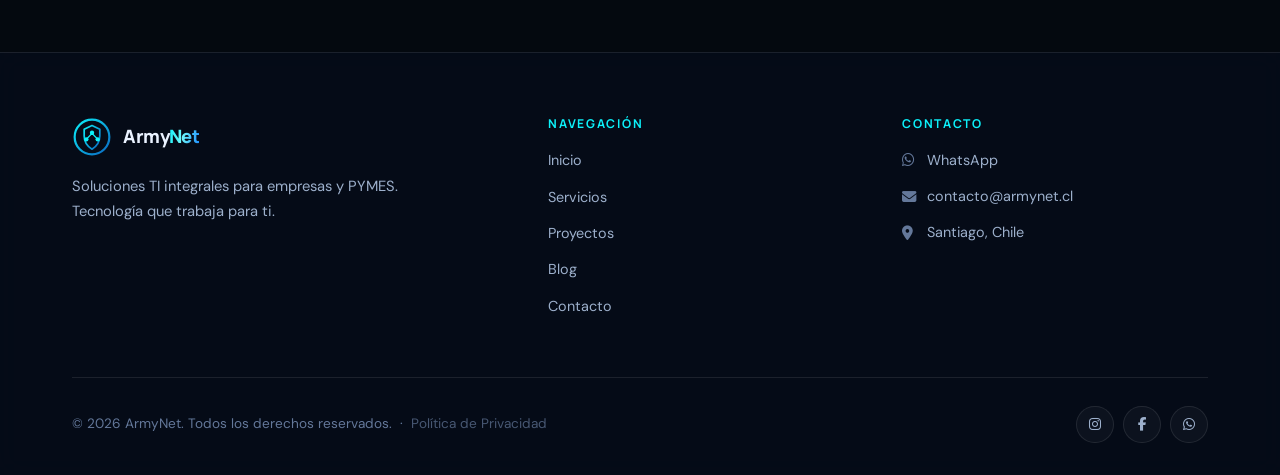
<file: contacto.html>
<!DOCTYPE html>
<html lang="es">
<head>
  <meta charset="UTF-8">
  <meta name="viewport" content="width=device-width,initial-scale=1">
  <meta name="description" content="Contacta a ArmyNet. Formulario directo, WhatsApp o correo. Evaluación gratuita. Respondemos en menos de 24h. Santiago, Chile.">
  <title>Contacto | ArmyNet</title>
  <link rel="canonical" href="https://armynet.cl/contacto.html">
  <meta property="og:site_name" content="ArmyNet">
  <meta property="og:type" content="website">
  <meta property="og:locale" content="es_CL">
  <meta property="og:url" content="https://armynet.cl/contacto.html">
  <meta property="og:title" content="Contacto | ArmyNet">
  <meta property="og:description" content="Contacta a ArmyNet. Formulario directo, WhatsApp o correo. Evaluación gratuita. Respondemos en menos de 24h. Santiago, Chile.">
  <meta property="og:image" content="https://armynet.cl/assets/og-armynet.jpg?v=20261104b">
  <meta property="og:image:type" content="image/jpeg">
  <meta property="og:image:width" content="1200">
  <meta property="og:image:height" content="630">
  <meta property="og:image:alt" content="Logo de ArmyNet">
  <meta name="twitter:card" content="summary_large_image">
  <link rel="preconnect" href="https://fonts.googleapis.com">
  <link href="https://fonts.googleapis.com/css2?family=Manrope:wght@500;600;700;800&family=DM+Sans:wght@400;500;600;700&display=swap" rel="stylesheet">
  <link rel="stylesheet" href="https://cdnjs.cloudflare.com/ajax/libs/font-awesome/6.5.0/css/all.min.css">
  <link rel="stylesheet" href="styles.css">
  <link rel="manifest" href="manifest.json?v=20261104b">
  <link rel="icon" href="assets/ico/armynet_favicon.ico?v=20261104b" sizes="48x48">
  <link rel="icon" type="image/svg+xml" href="favicon.svg?v=20261104b">
  <link rel="icon" type="image/png" sizes="32x32" href="assets/ico/armynet_favicon_32x32.png?v=20261104b">
  <link rel="apple-touch-icon" sizes="180x180" href="assets/ico/armynet_apple_touch_icon.png?v=20261104b">
  <meta name="theme-color" content="#04090F">
  <script type="application/ld+json">
  {
    "@context": "https://schema.org",
    "@type": "ProfessionalService",
    "name": "ArmyNet SpA",
    "image": "https://armynet.cl/assets/og-armynet.jpg?v=20261104b",
    "logo": "https://armynet.cl/assets/ico/armynet_pwa_512x512.png?v=20261104b",
    "url": "https://armynet.cl/",
    "telephone": "+56985111137",
    "email": "contacto@armynet.cl",
    "description": "Soluciones TI integrales para empresas y PYMES: ciberseguridad, redes e infraestructura, CCTV y domotica, mantencion TI, armado de PC, audiovisual, diseno web y consultoria TI.",
    "address": {
      "@type": "PostalAddress",
      "addressLocality": "Santiago",
      "addressCountry": "CL"
    },
    "areaServed": {
      "@type": "Country",
      "name": "Chile"
    },
    "sameAs": [
      "https://www.instagram.com/armynet.cl/",
      "https://www.facebook.com/armynet.cl"
    ],
    "openingHoursSpecification": [
      {
        "@type": "OpeningHoursSpecification",
        "dayOfWeek": ["Monday","Tuesday","Wednesday","Thursday","Friday"],
        "opens": "09:00",
        "closes": "17:00"
      },
      {
        "@type": "OpeningHoursSpecification",
        "dayOfWeek": ["Saturday"],
        "opens": "10:00",
        "closes": "16:00"
      }
    ]
  }
  </script>
</head>
<body>

<nav id="navbar">
  <div class="container nav-inner">
    <a href="index.html" class="nav-logo">
      <img id="logoImg" src="armynet_icono.svg?v=20261104b" alt="ArmyNet" style="height:48px;width:auto;">
      <span>Army<span class="accent">Net</span></span>
    </a>
    <div class="nav-links" id="nav-links">
      <a href="index.html">Inicio</a>
      <a href="servicios.html">Servicios</a>
      <a href="proyectos.html">Proyectos</a>
      <a href="blog.html">Blog</a>
      <a href="contacto.html">Contacto</a>
      <a href="contacto.html" class="nav-cta">Cotización gratis</a>
    </div>
    <button class="hamburger" aria-label="Menú" aria-expanded="false" aria-controls="nav-links"><span></span><span></span><span></span></button>
  </div>
</nav>

<a id="wa-float" href="https://wa.me/56985111137?text=Hola%2C%20quiero%20informaci%C3%B3n." target="_blank" title="Escríbenos"><i class="fab fa-whatsapp"></i><span class="wa-tooltip">¿Necesitas ayuda? Escríbenos</span></a>

<div class="page-hero">
  <div class="container">
    <div class="tag">Hablemos</div>
    <h1>Contáctanos <span class="accent">hoy</span></h1>
    <p>Cuéntanos qué necesitas y te respondemos en menos de 24h hábiles.</p>
  </div>
</div>

<!-- FORMULARIO + INFO -->
<section>
  <div class="container">
    <div class="grid-2 fade-up" style="gap:3rem;align-items:flex-start">

      <!-- Formulario -->
      <div class="contact-form-wrapper">
        <h3>Envíanos un mensaje</h3>
        <p class="form-sub">Completa el formulario y te contactaremos a la brevedad. Cotización sin costo, sin compromiso.</p>

        <form id="contactForm" class="contact-form">
          <!-- Web3Forms access key (reemplazar por tu key real desde web3forms.com) -->
          <input type="hidden" name="access_key" value="177df6d7-18e4-439f-a083-e5463bbce2dd">
          <input type="hidden" name="subject" value="Nuevo mensaje desde ArmyNet.cl">
          <input type="hidden" name="from_name" value="Web ArmyNet">
          <!-- Honeypot anti-spam -->
          <input type="checkbox" name="botcheck" style="display:none" tabindex="-1" autocomplete="off">

          <div class="form-row">
            <div class="form-group">
              <label for="name">Nombre completo *</label>
              <input type="text" id="name" name="name" required placeholder="Juan Pérez">
            </div>
            <div class="form-group">
              <label for="email">Correo electrónico *</label>
              <input type="email" id="email" name="email" required placeholder="juan@empresa.cl">
            </div>
          </div>

          <div class="form-row">
            <div class="form-group">
              <label for="phone">Teléfono</label>
              <input type="tel" id="phone" name="phone" placeholder="+56 9 1234 5678">
            </div>
            <div class="form-group">
              <label for="service">Servicio de interés</label>
              <select id="service" name="service">
                <option value="">Selecciona una opción</option>
                <option value="Mantención TI">Mantención TI</option>
                <option value="Redes e Infraestructura">Redes e Infraestructura</option>
                <option value="Ciberseguridad">Ciberseguridad</option>
                <option value="CCTV y Alarmas">CCTV y Alarmas</option>
                <option value="Armado de PC">Armado de PC</option>
                <option value="Audiovisual">Audiovisual</option>
                <option value="Diseño Web">Diseño Web</option>
                <option value="Otro">Otro / Consulta general</option>
              </select>
            </div>
          </div>

          <div class="form-group">
            <label for="message">Mensaje *</label>
            <textarea id="message" name="message" rows="6" required placeholder="Cuéntanos brevemente qué necesitas..."></textarea>
          </div>

          <button type="submit" class="btn btn-primary btn-lg form-submit">Enviar mensaje <i class="fas fa-paper-plane"></i></button>
          <div id="formStatus" class="form-status"></div>
          <div class="form-note">Te responderemos en menos de 24h hábiles · Tus datos no se comparten con terceros.</div>
        </form>
      </div>

      <!-- Información de contacto -->
      <div>
        <h2 style="margin-bottom:1rem">Otras formas de <span class="accent">contactarnos</span></h2>
        <p style="color:var(--gray-700);margin-bottom:2rem">Si prefieres comunicación directa, también estamos disponibles por estos canales:</p>

        <div class="contact-card" style="text-align:left;margin-bottom:1.25rem;padding:1.75rem">
          <div style="display:flex;align-items:center;gap:1rem;margin-bottom:.75rem">
            <div class="contact-icon wa-icon" style="margin:0;width:50px;height:50px;font-size:1.4rem"><i class="fab fa-whatsapp"></i></div>
            <div>
              <h4 style="margin:0">WhatsApp</h4>
              <span style="color:var(--gray-500);font-size:.9rem">Respuesta inmediata</span>
            </div>
          </div>
          <p style="margin-bottom:1rem;font-size:.92rem">La forma más rápida — respondemos de inmediato. Disponible 24/7 para urgencias.</p>
          <a href="https://wa.me/56985111137?text=Hola%2C%20quiero%20informaci%C3%B3n%20sobre%20ArmyNet." target="_blank" class="btn btn-wa btn-sm" style="width:100%"><i class="fab fa-whatsapp"></i> Abrir WhatsApp</a>
        </div>

        <div class="contact-card" style="text-align:left;padding:1.75rem">
          <div style="display:flex;align-items:center;gap:1rem;margin-bottom:.75rem">
            <div class="contact-icon mail-icon" style="margin:0;width:50px;height:50px;font-size:1.4rem"><i class="fas fa-envelope"></i></div>
            <div>
              <h4 style="margin:0">Correo Electrónico</h4>
              <a href="mailto:contacto@armynet.cl" style="color:var(--gray-500);font-size:.9rem">contacto@armynet.cl</a>
            </div>
          </div>
          <p style="margin-bottom:1rem;font-size:.92rem">Para consultas formales o solicitudes con documentación.</p>
          <a href="mailto:contacto@armynet.cl?subject=Consulta%20ArmyNet" class="btn btn-outline btn-sm" style="width:100%"><i class="fas fa-paper-plane"></i> Enviar correo</a>
        </div>
      </div>

    </div>

    <!-- Info strip -->
    <div class="contact-info-strip fade-up">
      <div class="info-item">
        <i class="fas fa-location-dot"></i>
        <div><span>Ubicación</span><strong>Santiago, Chile</strong></div>
      </div>
      <div class="info-item">
        <i class="fas fa-map-marked-alt"></i>
        <div><span>Cobertura</span><strong>Santiago y Regiones</strong></div>
      </div>
      <div class="info-item">
        <i class="fas fa-clock"></i>
        <div><span>Horario</span><strong>Urgencias 24/7 · Soporte L-V 9:00-17:00, Sáb 10:00-16:00</strong></div>
      </div>
      <div class="info-item">
        <i class="fas fa-tag"></i>
        <div><span>Cotización</span><strong>Sin costo</strong></div>
      </div>
    </div>
  </div>
</section>

<footer>
  <div class="container">
    <div class="footer-inner">
      <div>
        <div class="footer-logo"><img src="armynet_icono.svg?v=20261104b" alt="ArmyNet" style="height:40px;width:auto;"><span>Army<span class="accent">Net</span></span></div>
        <p class="footer-desc">Soluciones TI integrales para empresas y PYMES. Tecnología que trabaja para ti.</p>
      </div>
      <div class="footer-col">
        <h4>Navegación</h4>
        <ul>
          <li><a href="index.html">Inicio</a></li>
          <li><a href="servicios.html">Servicios</a></li>
          <li><a href="proyectos.html">Proyectos</a></li>
          <li><a href="blog.html">Blog</a></li>
          <li><a href="contacto.html">Contacto</a></li>
        </ul>
      </div>
      <div class="footer-col">
        <h4>Contacto</h4>
        <ul>
          <li><a href="https://wa.me/56985111137?text=Hola%2C%20quiero%20informaci%C3%B3n%20sobre%20ArmyNet." target="_blank"><i class="fab fa-whatsapp"></i> WhatsApp</a></li>
          <li><a href="mailto:contacto@armynet.cl"><i class="fas fa-envelope"></i> contacto@armynet.cl</a></li>
          <li><span><i class="fas fa-location-dot"></i> Santiago, Chile</span></li>
        </ul>
      </div>
    </div>
    <div class="footer-bottom">
      <span>&copy; 2026 ArmyNet. Todos los derechos reservados. &nbsp;&middot;&nbsp; <a href="politica-de-privacidad.html" style="color:inherit;opacity:.7">Pol&iacute;tica de Privacidad</a></span>
      <div class="social-links">
        <a href="https://www.instagram.com/armynet.cl/" target="_blank" title="Instagram"><i class="fab fa-instagram"></i></a>
        <a href="https://www.facebook.com/armynet.cl" target="_blank" title="Facebook"><i class="fab fa-facebook-f"></i></a>
        <a href="https://wa.me/56985111137?text=Hola%2C%20quiero%20informaci%C3%B3n%20sobre%20ArmyNet." target="_blank" title="WhatsApp"><i class="fab fa-whatsapp"></i></a>
      </div>
    </div>
  </div>
</footer>

<script src="contenido.js"></script>
<script src="script.js"></script>
<script src="effects.js" defer></script>
</body>
</html>
</file>
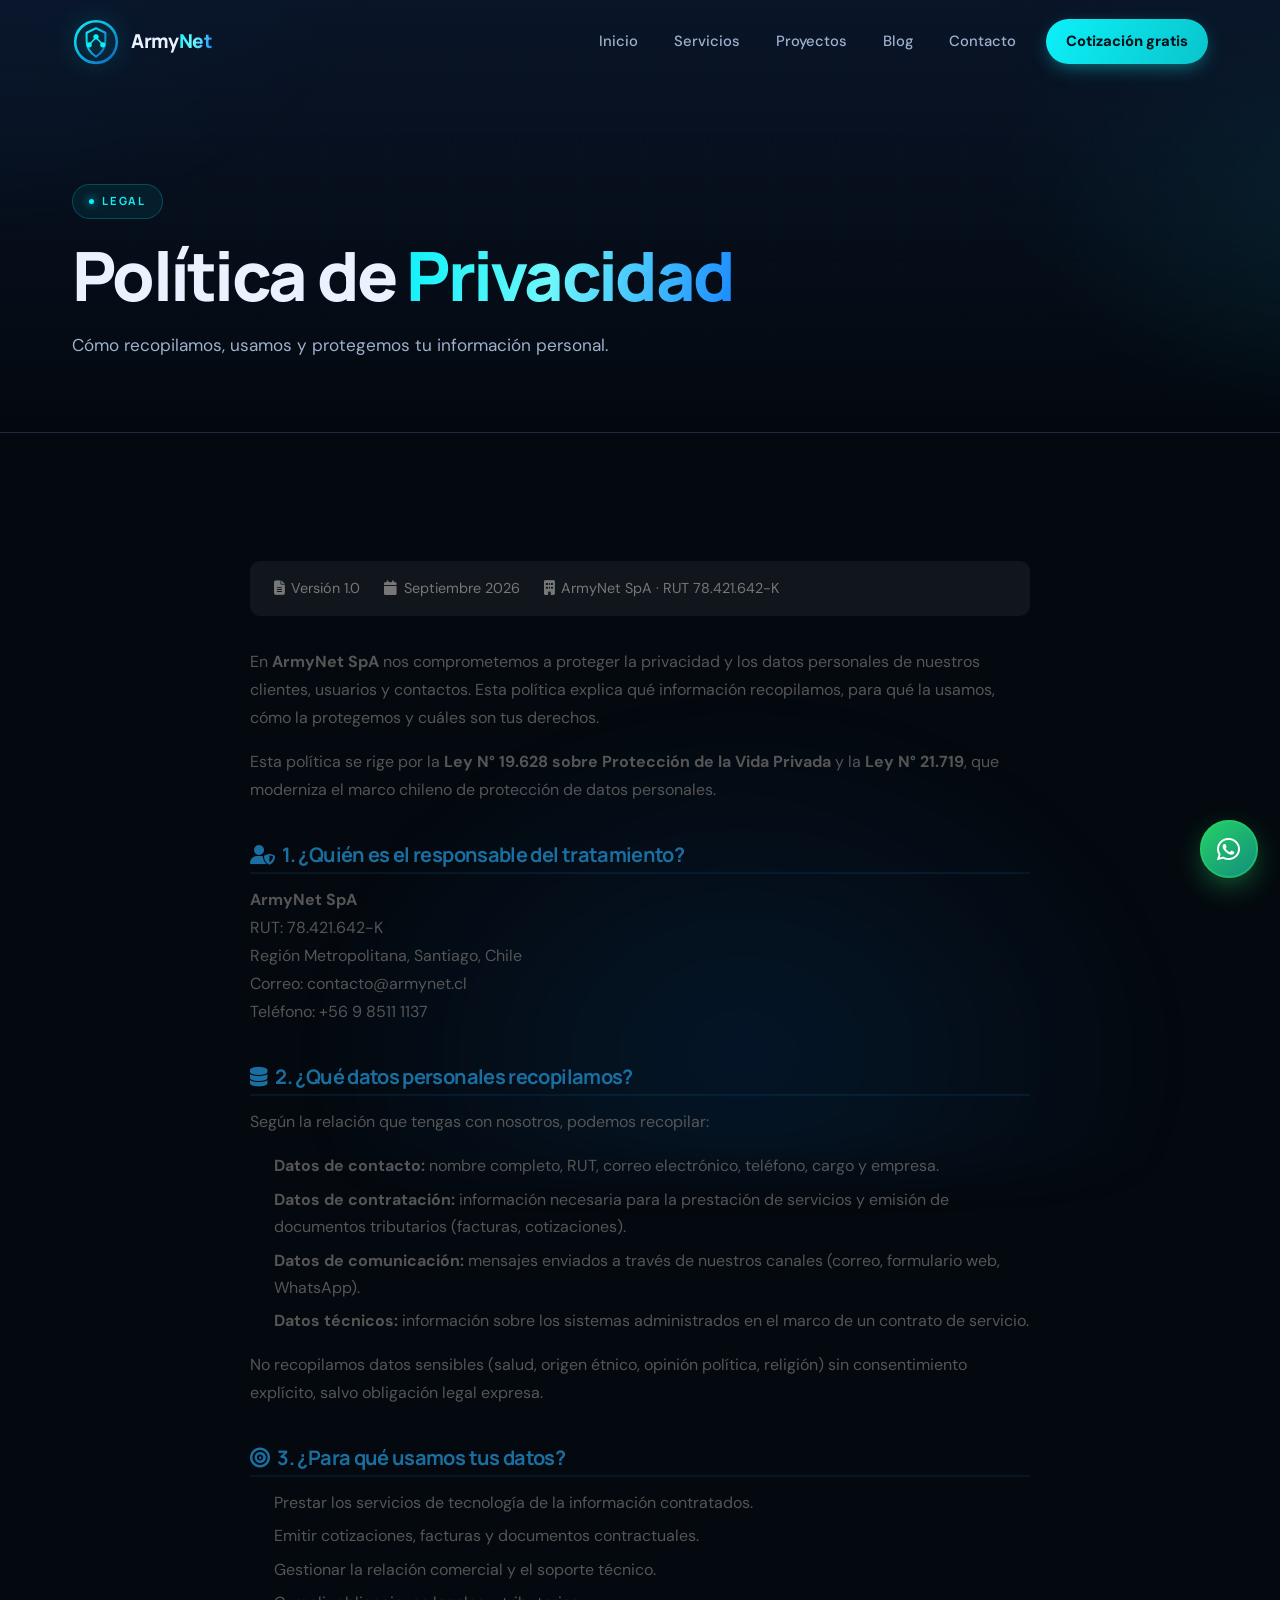
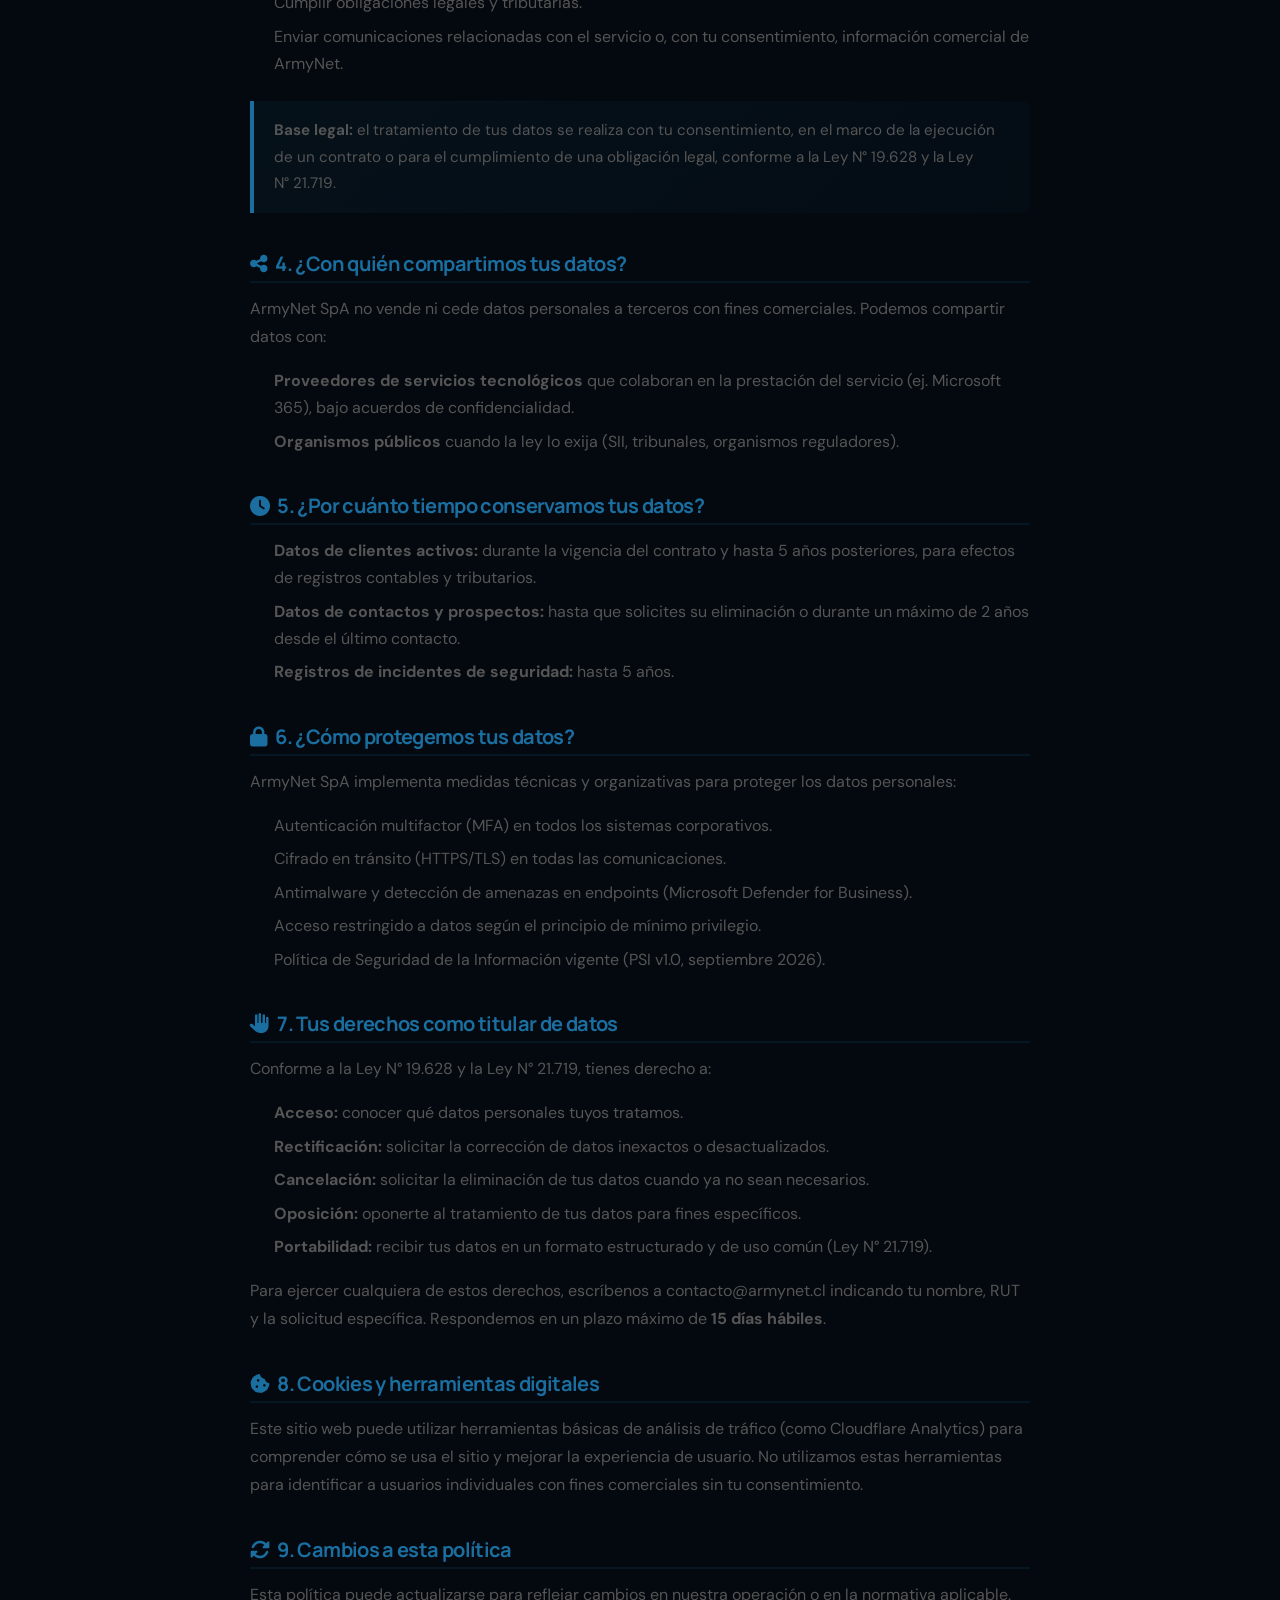
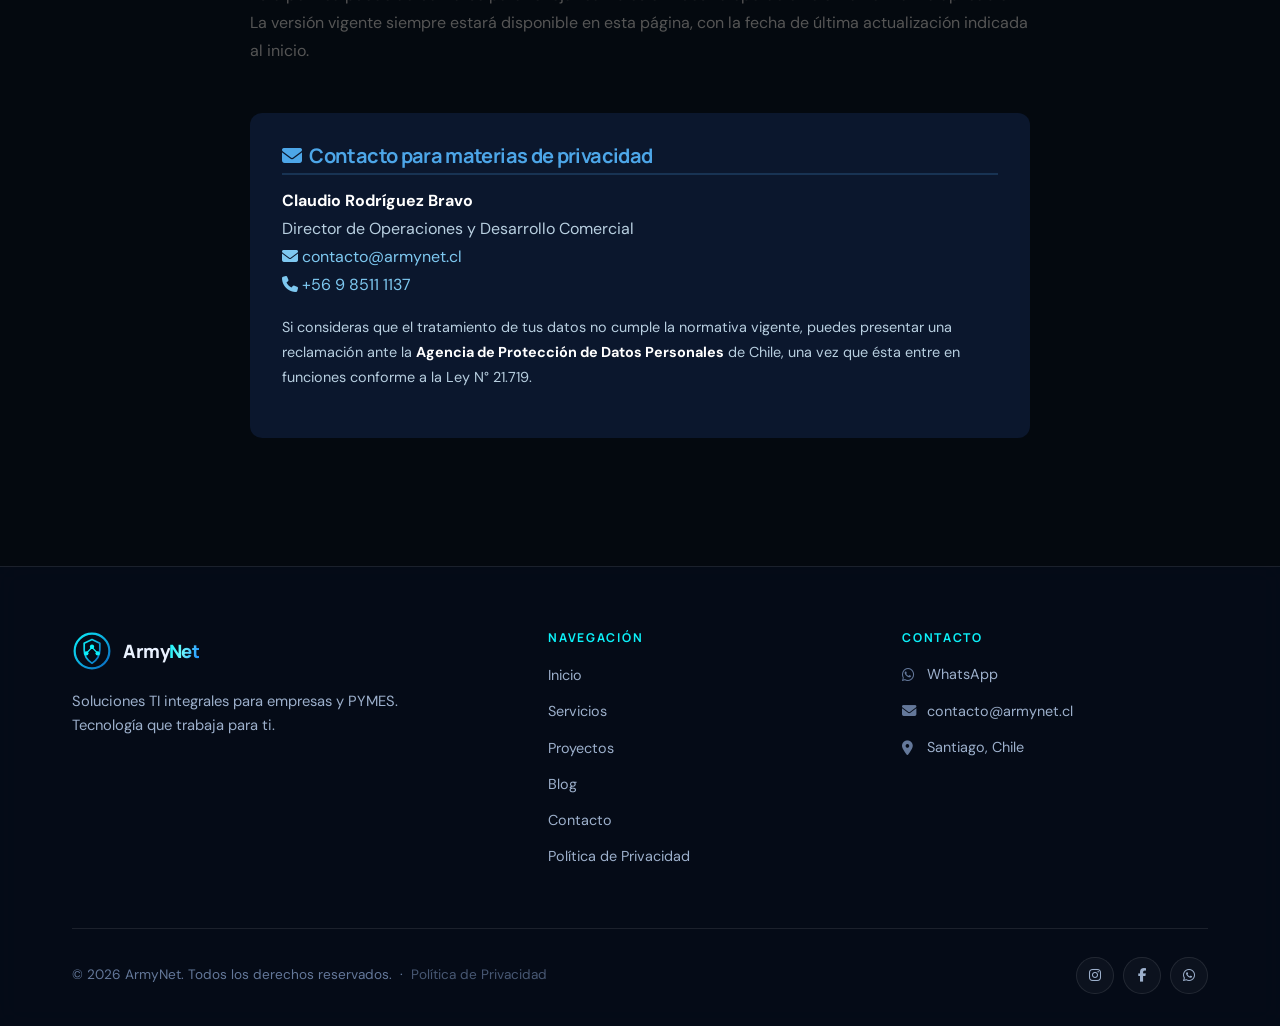
<file: politica-de-privacidad.html>
<!DOCTYPE html>
<html lang="es">
<head>
  <meta charset="UTF-8">
  <meta name="viewport" content="width=device-width,initial-scale=1">
  <meta name="description" content="Política de Privacidad y Protección de Datos Personales de ArmyNet SpA. Ley N° 19.628 y Ley N° 21.719.">
  <title>Política de Privacidad | ArmyNet</title>
  <link rel="canonical" href="https://armynet.cl/politica-de-privacidad.html">
  <meta property="og:site_name" content="ArmyNet">
  <meta property="og:type" content="website">
  <meta property="og:locale" content="es_CL">
  <meta property="og:url" content="https://armynet.cl/politica-de-privacidad.html">
  <meta property="og:title" content="Política de Privacidad | ArmyNet">
  <meta property="og:description" content="Política de Privacidad y Protección de Datos Personales de ArmyNet SpA. Ley N° 19.628 y Ley N° 21.719.">
  <meta property="og:image" content="https://armynet.cl/assets/og-armynet.jpg?v=20261104b">
  <meta property="og:image:type" content="image/jpeg">
  <meta property="og:image:width" content="1200">
  <meta property="og:image:height" content="630">
  <meta property="og:image:alt" content="Logo de ArmyNet">
  <meta name="twitter:card" content="summary_large_image">
  <link rel="preconnect" href="https://fonts.googleapis.com">
  <link href="https://fonts.googleapis.com/css2?family=Manrope:wght@500;600;700;800&family=DM+Sans:wght@400;500;600;700&display=swap" rel="stylesheet">
  <link rel="stylesheet" href="https://cdnjs.cloudflare.com/ajax/libs/font-awesome/6.5.0/css/all.min.css">
  <link rel="stylesheet" href="styles.css">
  <link rel="manifest" href="manifest.json?v=20261104b">
  <link rel="icon" href="assets/ico/armynet_favicon.ico?v=20261104b" sizes="48x48">
  <link rel="icon" type="image/svg+xml" href="favicon.svg?v=20261104b">
  <link rel="icon" type="image/png" sizes="32x32" href="assets/ico/armynet_favicon_32x32.png?v=20261104b">
  <link rel="apple-touch-icon" sizes="180x180" href="assets/ico/armynet_apple_touch_icon.png?v=20261104b">
  <meta name="theme-color" content="#04090F">
  <meta name="robots" content="index, follow">
  <style>
    .privacy-body { max-width: 780px; margin: 0 auto; }
    .privacy-body h2 {
      font-size: 1.25rem;
      font-weight: 700;
      color: var(--primary, #1a6ea0);
      margin: 2.5rem 0 0.75rem;
      padding-bottom: 0.4rem;
      border-bottom: 2px solid rgba(26,110,160,0.15);
    }
    .privacy-body p { color: var(--gray-700, #555); margin-bottom: 1rem; line-height: 1.75; }
    .privacy-body ul { margin: 0.5rem 0 1rem 1.5rem; }
    .privacy-body ul li { color: var(--gray-700, #555); margin-bottom: 0.4rem; line-height: 1.7; }
    .privacy-meta {
      display: flex; gap: 1.5rem; flex-wrap: wrap;
      background: var(--surface-2, #f1f5f9);
      border-radius: 10px;
      padding: 1rem 1.5rem;
      margin-bottom: 2rem;
      font-size: 0.9rem;
      color: var(--gray-500, #777);
    }
    .privacy-meta span { display: flex; align-items: center; gap: 0.4rem; }
    .privacy-highlight {
      background: linear-gradient(135deg, rgba(26,110,160,0.08), rgba(26,110,160,0.04));
      border-left: 4px solid var(--primary, #1a6ea0);
      padding: 1rem 1.25rem;
      border-radius: 0 8px 8px 0;
      margin: 1.5rem 0;
    }
    .privacy-highlight p { margin: 0; font-size: 0.95rem; }
    .privacy-contact {
      background: var(--dark, #0b172d);
      color: #e8f0f8;
      border-radius: 12px;
      padding: 2rem;
      margin-top: 3rem;
    }
    .privacy-contact h2 { color: #4da6e8; border-bottom-color: rgba(77,166,232,0.2); margin-top: 0; }
    .privacy-contact p, .privacy-contact li { color: #b8cfe0; }
    .privacy-contact a { color: #7ec8f0; }
    .privacy-contact strong { color: #fff; }
  </style>
</head>
<body>

<nav id="navbar">
  <div class="container nav-inner">
    <a href="index.html" class="nav-logo">
      <img id="logoImg" src="armynet_icono.svg?v=20261104b" alt="ArmyNet" style="height:48px;width:auto;">
      <span>Army<span class="accent">Net</span></span>
    </a>
    <div class="nav-links" id="nav-links">
      <a href="index.html">Inicio</a>
      <a href="servicios.html">Servicios</a>
      <a href="proyectos.html">Proyectos</a>
      <a href="blog.html">Blog</a>
      <a href="contacto.html">Contacto</a>
      <a href="contacto.html" class="nav-cta">Cotización gratis</a>
    </div>
    <button class="hamburger" aria-label="Menú" aria-expanded="false" aria-controls="nav-links"><span></span><span></span><span></span></button>
  </div>
</nav>

<a id="wa-float" href="https://wa.me/56985111137?text=Hola%2C%20quiero%20informaci%C3%B3n." target="_blank" title="Escríbenos"><i class="fab fa-whatsapp"></i><span class="wa-tooltip">¿Necesitas ayuda? Escríbenos</span></a>

<div class="page-hero">
  <div class="container">
    <div class="tag">Legal</div>
    <h1>Política de <span class="accent">Privacidad</span></h1>
    <p>Cómo recopilamos, usamos y protegemos tu información personal.</p>
  </div>
</div>

<section>
  <div class="container">
    <div class="privacy-body fade-up">

      <div class="privacy-meta">
        <span><i class="fas fa-file-alt"></i> Versión 1.0</span>
        <span><i class="fas fa-calendar"></i> Septiembre 2026</span>
        <span><i class="fas fa-building"></i> ArmyNet SpA · RUT 78.421.642-K</span>
      </div>

      <p>En <strong>ArmyNet SpA</strong> nos comprometemos a proteger la privacidad y los datos personales de nuestros clientes, usuarios y contactos. Esta política explica qué información recopilamos, para qué la usamos, cómo la protegemos y cuáles son tus derechos.</p>
      <p>Esta política se rige por la <strong>Ley N° 19.628 sobre Protección de la Vida Privada</strong> y la <strong>Ley N° 21.719</strong>, que moderniza el marco chileno de protección de datos personales.</p>

      <h2><i class="fas fa-user-shield" style="margin-right:.5rem"></i>1. ¿Quién es el responsable del tratamiento?</h2>
      <p>
        <strong>ArmyNet SpA</strong><br>
        RUT: 78.421.642-K<br>
        Región Metropolitana, Santiago, Chile<br>
        Correo: <a href="mailto:contacto@armynet.cl">contacto@armynet.cl</a><br>
        Teléfono: <a href="tel:+56985111137">+56 9 8511 1137</a>
      </p>

      <h2><i class="fas fa-database" style="margin-right:.5rem"></i>2. ¿Qué datos personales recopilamos?</h2>
      <p>Según la relación que tengas con nosotros, podemos recopilar:</p>
      <ul>
        <li><strong>Datos de contacto:</strong> nombre completo, RUT, correo electrónico, teléfono, cargo y empresa.</li>
        <li><strong>Datos de contratación:</strong> información necesaria para la prestación de servicios y emisión de documentos tributarios (facturas, cotizaciones).</li>
        <li><strong>Datos de comunicación:</strong> mensajes enviados a través de nuestros canales (correo, formulario web, WhatsApp).</li>
        <li><strong>Datos técnicos:</strong> información sobre los sistemas administrados en el marco de un contrato de servicio.</li>
      </ul>
      <p>No recopilamos datos sensibles (salud, origen étnico, opinión política, religión) sin consentimiento explícito, salvo obligación legal expresa.</p>

      <h2><i class="fas fa-bullseye" style="margin-right:.5rem"></i>3. ¿Para qué usamos tus datos?</h2>
      <ul>
        <li>Prestar los servicios de tecnología de la información contratados.</li>
        <li>Emitir cotizaciones, facturas y documentos contractuales.</li>
        <li>Gestionar la relación comercial y el soporte técnico.</li>
        <li>Cumplir obligaciones legales y tributarias.</li>
        <li>Enviar comunicaciones relacionadas con el servicio o, con tu consentimiento, información comercial de ArmyNet.</li>
      </ul>

      <div class="privacy-highlight">
        <p><strong>Base legal:</strong> el tratamiento de tus datos se realiza con tu consentimiento, en el marco de la ejecución de un contrato o para el cumplimiento de una obligación legal, conforme a la Ley N° 19.628 y la Ley N° 21.719.</p>
      </div>

      <h2><i class="fas fa-share-alt" style="margin-right:.5rem"></i>4. ¿Con quién compartimos tus datos?</h2>
      <p>ArmyNet SpA no vende ni cede datos personales a terceros con fines comerciales. Podemos compartir datos con:</p>
      <ul>
        <li><strong>Proveedores de servicios tecnológicos</strong> que colaboran en la prestación del servicio (ej. Microsoft 365), bajo acuerdos de confidencialidad.</li>
        <li><strong>Organismos públicos</strong> cuando la ley lo exija (SII, tribunales, organismos reguladores).</li>
      </ul>

      <h2><i class="fas fa-clock" style="margin-right:.5rem"></i>5. ¿Por cuánto tiempo conservamos tus datos?</h2>
      <ul>
        <li><strong>Datos de clientes activos:</strong> durante la vigencia del contrato y hasta 5 años posteriores, para efectos de registros contables y tributarios.</li>
        <li><strong>Datos de contactos y prospectos:</strong> hasta que solicites su eliminación o durante un máximo de 2 años desde el último contacto.</li>
        <li><strong>Registros de incidentes de seguridad:</strong> hasta 5 años.</li>
      </ul>

      <h2><i class="fas fa-lock" style="margin-right:.5rem"></i>6. ¿Cómo protegemos tus datos?</h2>
      <p>ArmyNet SpA implementa medidas técnicas y organizativas para proteger los datos personales:</p>
      <ul>
        <li>Autenticación multifactor (MFA) en todos los sistemas corporativos.</li>
        <li>Cifrado en tránsito (HTTPS/TLS) en todas las comunicaciones.</li>
        <li>Antimalware y detección de amenazas en endpoints (Microsoft Defender for Business).</li>
        <li>Acceso restringido a datos según el principio de mínimo privilegio.</li>
        <li>Política de Seguridad de la Información vigente (PSI v1.0, septiembre 2026).</li>
      </ul>

      <h2><i class="fas fa-hand-paper" style="margin-right:.5rem"></i>7. Tus derechos como titular de datos</h2>
      <p>Conforme a la Ley N° 19.628 y la Ley N° 21.719, tienes derecho a:</p>
      <ul>
        <li><strong>Acceso:</strong> conocer qué datos personales tuyos tratamos.</li>
        <li><strong>Rectificación:</strong> solicitar la corrección de datos inexactos o desactualizados.</li>
        <li><strong>Cancelación:</strong> solicitar la eliminación de tus datos cuando ya no sean necesarios.</li>
        <li><strong>Oposición:</strong> oponerte al tratamiento de tus datos para fines específicos.</li>
        <li><strong>Portabilidad:</strong> recibir tus datos en un formato estructurado y de uso común (Ley N° 21.719).</li>
      </ul>
      <p>Para ejercer cualquiera de estos derechos, escríbenos a <a href="mailto:contacto@armynet.cl">contacto@armynet.cl</a> indicando tu nombre, RUT y la solicitud específica. Respondemos en un plazo máximo de <strong>15 días hábiles</strong>.</p>

      <h2><i class="fas fa-cookie-bite" style="margin-right:.5rem"></i>8. Cookies y herramientas digitales</h2>
      <p>Este sitio web puede utilizar herramientas básicas de análisis de tráfico (como Cloudflare Analytics) para comprender cómo se usa el sitio y mejorar la experiencia de usuario. No utilizamos estas herramientas para identificar a usuarios individuales con fines comerciales sin tu consentimiento.</p>

      <h2><i class="fas fa-sync-alt" style="margin-right:.5rem"></i>9. Cambios a esta política</h2>
      <p>Esta política puede actualizarse para reflejar cambios en nuestra operación o en la normativa aplicable. La versión vigente siempre estará disponible en esta página, con la fecha de última actualización indicada al inicio.</p>

      <div class="privacy-contact">
        <h2><i class="fas fa-envelope" style="margin-right:.5rem"></i>Contacto para materias de privacidad</h2>
        <p>
          <strong>Claudio Rodríguez Bravo</strong><br>
          Director de Operaciones y Desarrollo Comercial<br>
          <a href="mailto:contacto@armynet.cl"><i class="fas fa-envelope"></i> contacto@armynet.cl</a><br>
          <a href="tel:+56985111137"><i class="fas fa-phone"></i> +56 9 8511 1137</a>
        </p>
        <p style="margin-top:1rem;font-size:.9rem">Si consideras que el tratamiento de tus datos no cumple la normativa vigente, puedes presentar una reclamación ante la <strong>Agencia de Protección de Datos Personales</strong> de Chile, una vez que ésta entre en funciones conforme a la Ley N° 21.719.</p>
      </div>

    </div>
  </div>
</section>

<footer>
  <div class="container">
    <div class="footer-inner">
      <div>
        <div class="footer-logo"><img src="armynet_icono.svg?v=20261104b" alt="ArmyNet" style="height:40px;width:auto;"><span>Army<span class="accent">Net</span></span></div>
        <p class="footer-desc">Soluciones TI integrales para empresas y PYMES. Tecnología que trabaja para ti.</p>
      </div>
      <div class="footer-col">
        <h4>Navegación</h4>
        <ul>
          <li><a href="index.html">Inicio</a></li>
          <li><a href="servicios.html">Servicios</a></li>
          <li><a href="proyectos.html">Proyectos</a></li>
          <li><a href="blog.html">Blog</a></li>
          <li><a href="contacto.html">Contacto</a></li>
          <li><a href="politica-de-privacidad.html">Política de Privacidad</a></li>
        </ul>
      </div>
      <div class="footer-col">
        <h4>Contacto</h4>
        <ul>
          <li><a href="https://wa.me/56985111137?text=Hola%2C%20quiero%20informaci%C3%B3n%20sobre%20ArmyNet." target="_blank"><i class="fab fa-whatsapp"></i> WhatsApp</a></li>
          <li><a href="mailto:contacto@armynet.cl"><i class="fas fa-envelope"></i> contacto@armynet.cl</a></li>
          <li><span><i class="fas fa-location-dot"></i> Santiago, Chile</span></li>
        </ul>
      </div>
    </div>
    <div class="footer-bottom">
      <span>&copy; 2026 ArmyNet. Todos los derechos reservados. &nbsp;·&nbsp; <a href="politica-de-privacidad.html" style="color:inherit;opacity:.7">Política de Privacidad</a></span>
      <div class="social-links">
        <a href="https://www.instagram.com/armynet.cl/" target="_blank" title="Instagram"><i class="fab fa-instagram"></i></a>
        <a href="https://www.facebook.com/armynet.cl" target="_blank" title="Facebook"><i class="fab fa-facebook-f"></i></a>
        <a href="https://wa.me/56985111137?text=Hola%2C%20quiero%20informaci%C3%B3n%20sobre%20ArmyNet." target="_blank" title="WhatsApp"><i class="fab fa-whatsapp"></i></a>
      </div>
    </div>
  </div>
</footer>

<script src="contenido.js"></script>
<script src="script.js"></script>
<script src="effects.js" defer></script>
</body>
</html>
</file>
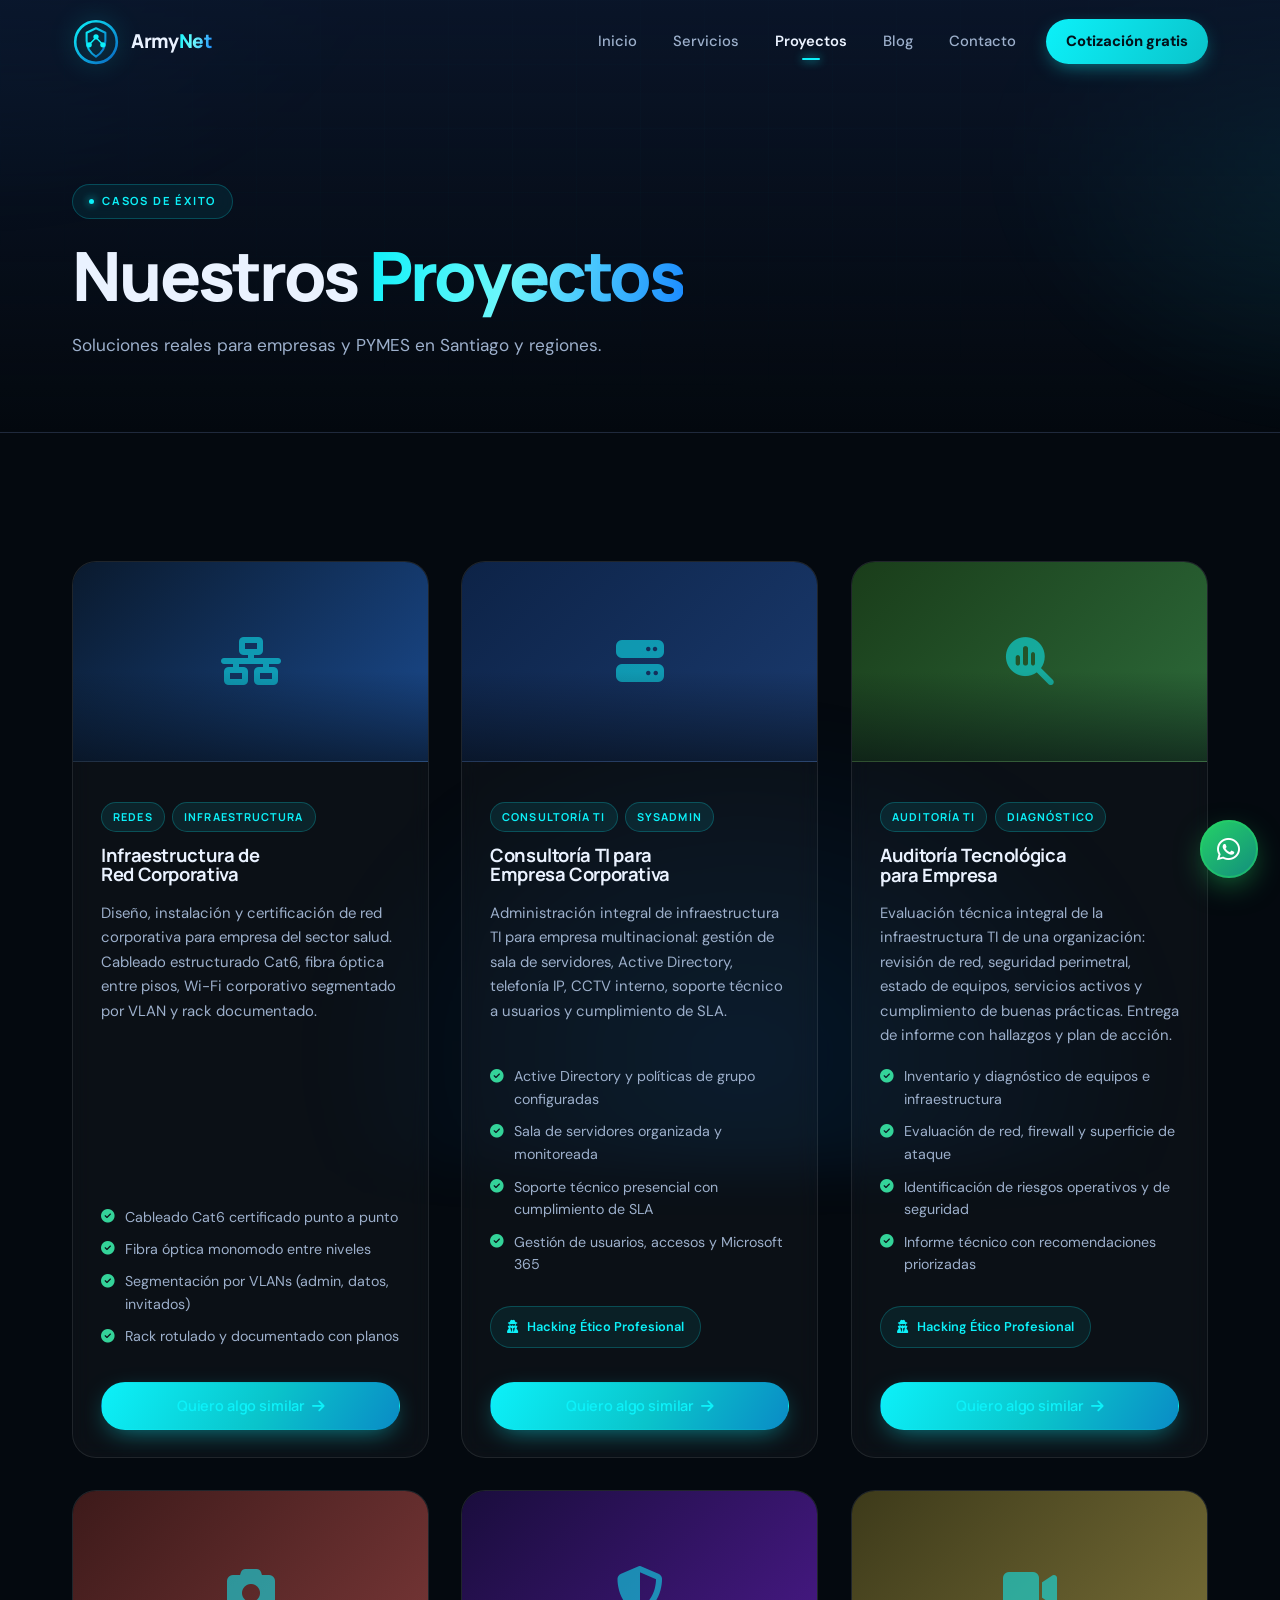
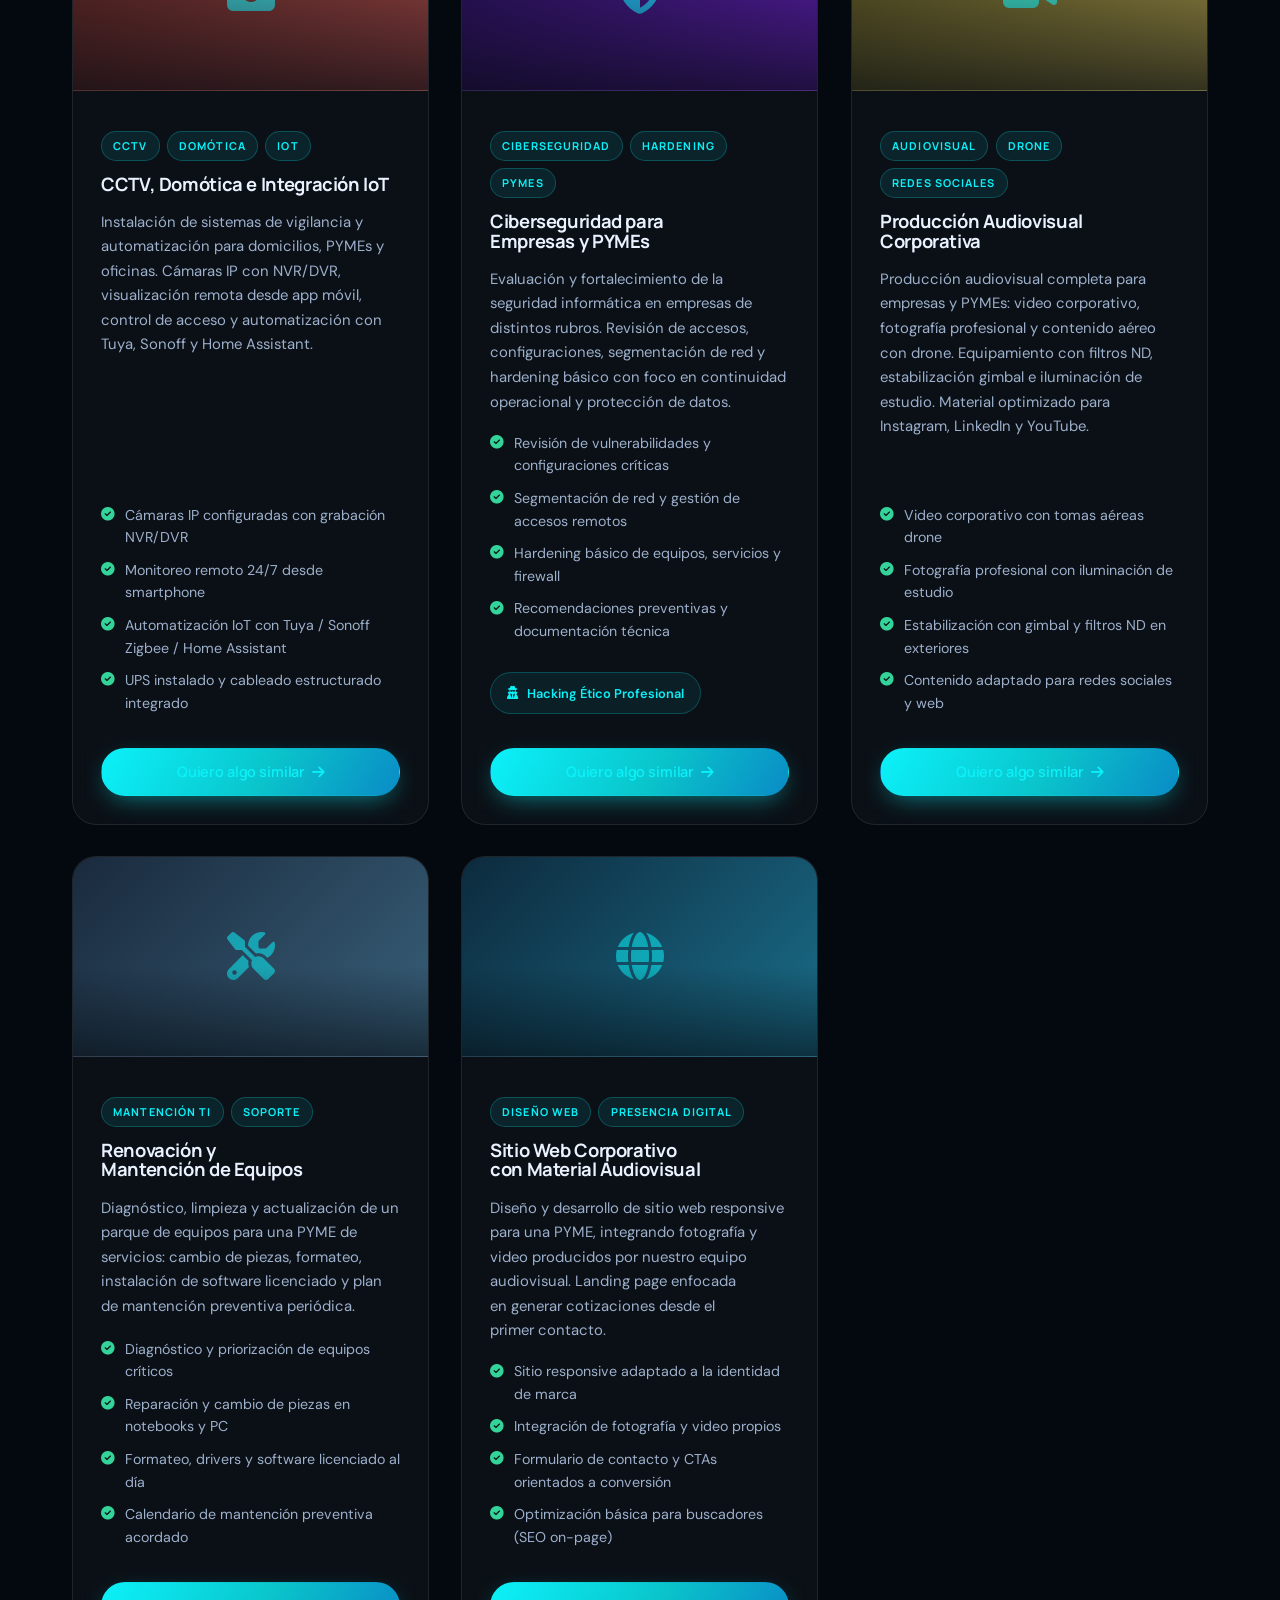
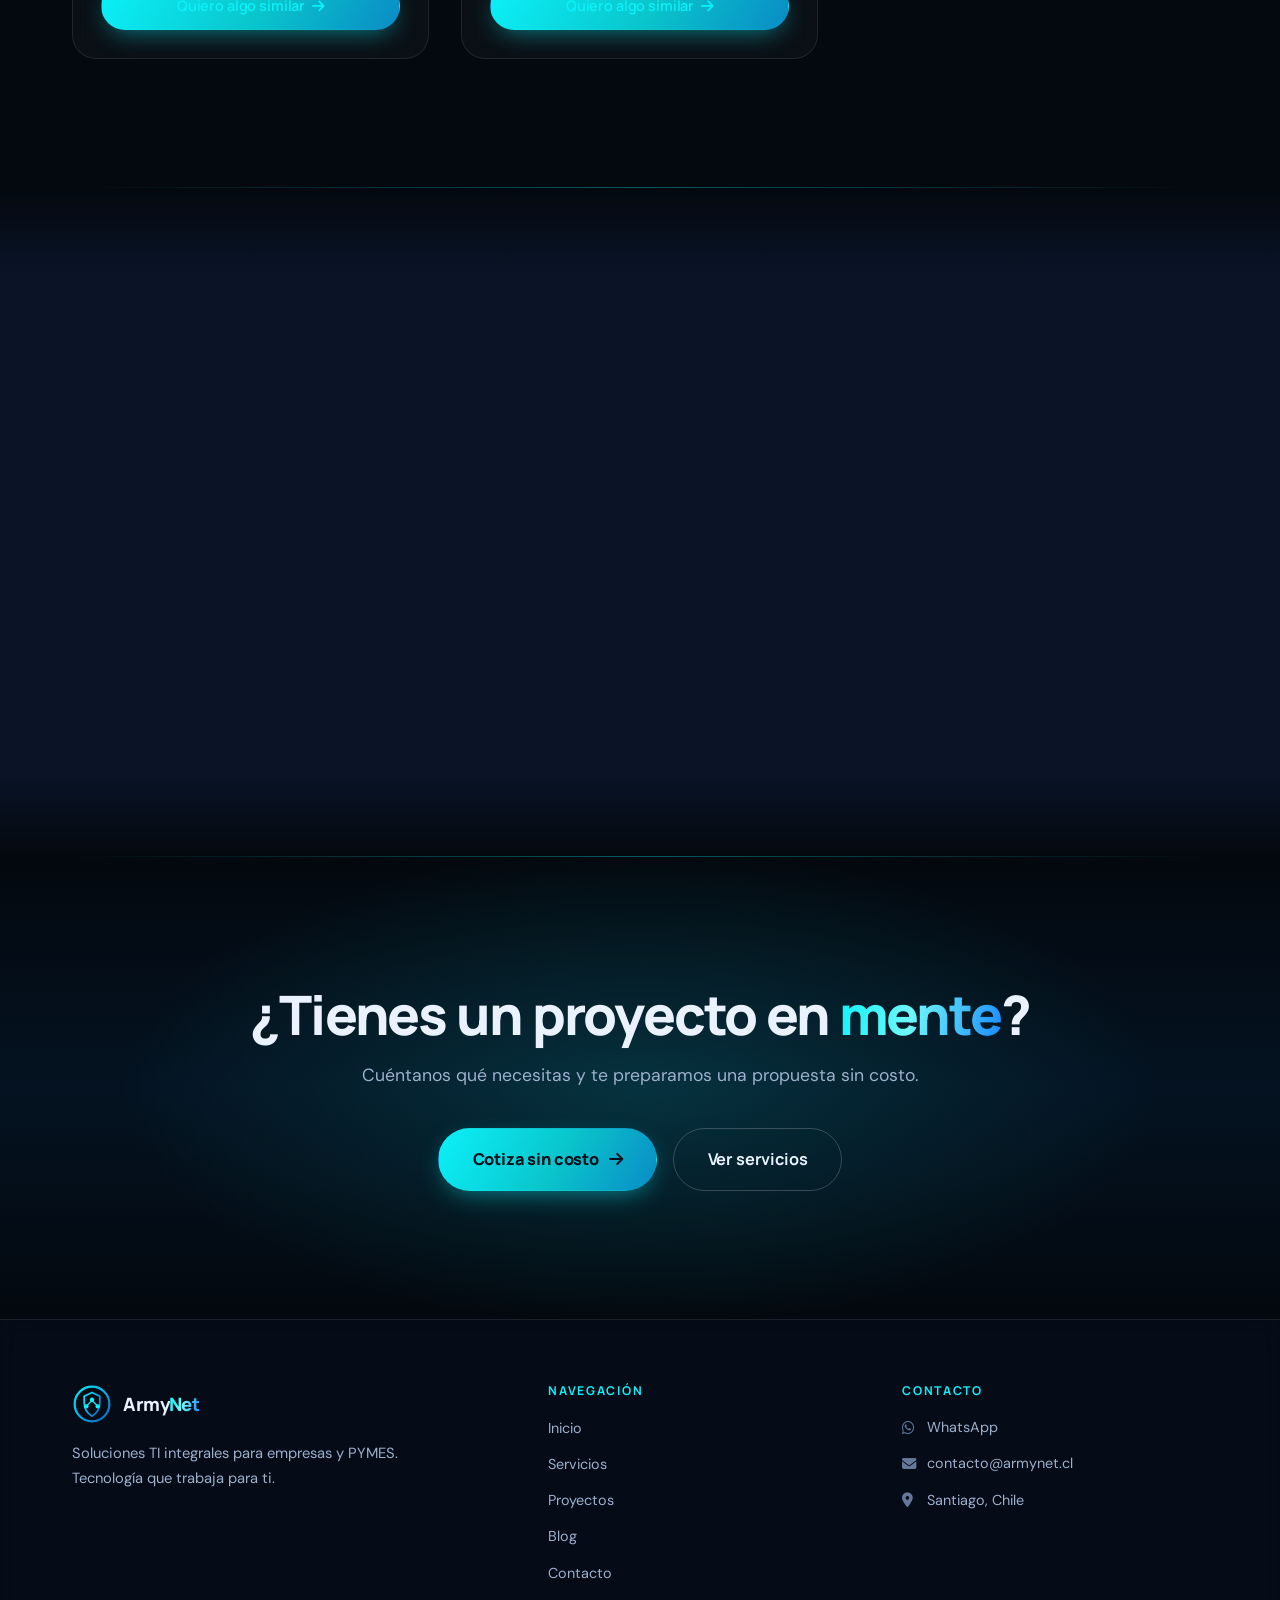
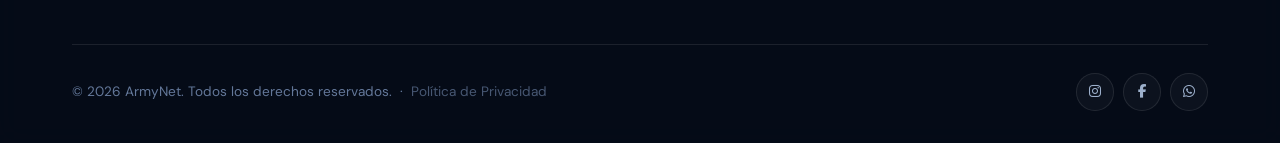
<file: proyectos.html>
<!DOCTYPE html>
<html lang="es">
<head>
  <meta charset="UTF-8">
  <meta name="viewport" content="width=device-width,initial-scale=1">
  <meta name="description" content="Casos de éxito de ArmyNet: proyectos de redes, ciberseguridad, CCTV y más en Santiago, Chile.">
  <title>Proyectos | ArmyNet</title>
  <link rel="canonical" href="https://armynet.cl/proyectos.html">
  <meta property="og:site_name" content="ArmyNet">
  <meta property="og:type" content="website">
  <meta property="og:locale" content="es_CL">
  <meta property="og:url" content="https://armynet.cl/proyectos.html">
  <meta property="og:title" content="Proyectos | ArmyNet">
  <meta property="og:description" content="Casos de éxito de ArmyNet: proyectos de redes, ciberseguridad, CCTV y más en Santiago, Chile.">
  <meta property="og:image" content="https://armynet.cl/assets/og-armynet.jpg?v=20261104b">
  <meta property="og:image:type" content="image/jpeg">
  <meta property="og:image:width" content="1200">
  <meta property="og:image:height" content="630">
  <meta property="og:image:alt" content="Logo de ArmyNet">
  <meta name="twitter:card" content="summary_large_image">
  <link rel="preconnect" href="https://fonts.googleapis.com">
  <link href="https://fonts.googleapis.com/css2?family=Manrope:wght@500;600;700;800&family=DM+Sans:wght@400;500;600;700&display=swap" rel="stylesheet">
  <link rel="stylesheet" href="https://cdnjs.cloudflare.com/ajax/libs/font-awesome/6.5.0/css/all.min.css">
  <link rel="stylesheet" href="styles.css">
  <link rel="manifest" href="manifest.json?v=20261104b">
  <link rel="icon" href="assets/ico/armynet_favicon.ico?v=20261104b" sizes="48x48">
  <link rel="icon" type="image/svg+xml" href="favicon.svg?v=20261104b">
  <link rel="icon" type="image/png" sizes="32x32" href="assets/ico/armynet_favicon_32x32.png?v=20261104b">
  <link rel="apple-touch-icon" sizes="180x180" href="assets/ico/armynet_apple_touch_icon.png?v=20261104b">
  <meta name="theme-color" content="#04090F">
  <script type="application/ld+json">
  {
    "@context": "https://schema.org",
    "@type": "ProfessionalService",
    "name": "ArmyNet SpA",
    "image": "https://armynet.cl/assets/og-armynet.jpg?v=20261104b",
    "logo": "https://armynet.cl/assets/ico/armynet_pwa_512x512.png?v=20261104b",
    "url": "https://armynet.cl/",
    "telephone": "+56985111137",
    "email": "contacto@armynet.cl",
    "description": "Soluciones TI integrales para empresas y PYMES: ciberseguridad, redes e infraestructura, CCTV y domotica, mantencion TI, armado de PC, audiovisual, diseno web y consultoria TI.",
    "address": {
      "@type": "PostalAddress",
      "addressLocality": "Santiago",
      "addressCountry": "CL"
    },
    "areaServed": {
      "@type": "Country",
      "name": "Chile"
    },
    "sameAs": [
      "https://www.instagram.com/armynet.cl/",
      "https://www.facebook.com/armynet.cl"
    ],
    "openingHoursSpecification": [
      {
        "@type": "OpeningHoursSpecification",
        "dayOfWeek": ["Monday","Tuesday","Wednesday","Thursday","Friday"],
        "opens": "09:00",
        "closes": "17:00"
      },
      {
        "@type": "OpeningHoursSpecification",
        "dayOfWeek": ["Saturday"],
        "opens": "10:00",
        "closes": "16:00"
      }
    ]
  }
  </script>
</head>
<body>

<nav id="navbar">
  <div class="container nav-inner">
    <a href="index.html" class="nav-logo">
      <img id="logoImg" src="armynet_icono.svg?v=20261104b" alt="ArmyNet" style="height:48px;width:auto;">
      <span>Army<span class="accent">Net</span></span>
    </a>
    <div class="nav-links" id="nav-links">
      <a href="index.html">Inicio</a>
      <a href="servicios.html">Servicios</a>
      <a href="proyectos.html">Proyectos</a>
      <a href="blog.html">Blog</a>
      <a href="contacto.html">Contacto</a>
      <a href="contacto.html" class="nav-cta">Cotización gratis</a>
    </div>
    <button class="hamburger" aria-label="Menú" aria-expanded="false" aria-controls="nav-links"><span></span><span></span><span></span></button>
  </div>
</nav>

<a id="wa-float" href="https://wa.me/56985111137?text=Hola%2C%20quiero%20informaci%C3%B3n." target="_blank" title="Escríbenos"><i class="fab fa-whatsapp"></i><span class="wa-tooltip">¿Necesitas ayuda? Escríbenos</span></a>

<div class="page-hero">
  <div class="container">
    <div class="tag">Casos de Éxito</div>
    <h1>Nuestros <span class="accent">Proyectos</span></h1>
    <p>Soluciones reales para empresas y PYMES en Santiago y regiones.</p>
  </div>
</div>

<section>
  <div class="container">
    <div class="grid-2 fade-up">

      <!-- Proyecto 1: Redes -->
      <div class="project-card" data-proyecto="infraestructura-de-red">
        <div class="project-img" style="background:linear-gradient(135deg,#0a1a2e,#1a4a8e)">
          <i class="fas fa-network-wired"></i>
        </div>
        <div class="project-body">
          <div class="project-tags">
            <span class="ptag">Redes</span>
            <span class="ptag">Infraestructura</span>
          </div>
          <h3>Infraestructura de Red Corporativa</h3>
          <p>Diseño, instalación y certificación de red corporativa para empresa del sector salud. Cableado estructurado Cat6, fibra óptica entre pisos, Wi-Fi corporativo segmentado por VLAN y rack documentado.</p>
          <ul class="project-results">
            <li><i class="fas fa-check-circle"></i> Cableado Cat6 certificado punto a punto</li>
            <li><i class="fas fa-check-circle"></i> Fibra óptica monomodo entre niveles</li>
            <li><i class="fas fa-check-circle"></i> Segmentación por VLANs (admin, datos, invitados)</li>
            <li><i class="fas fa-check-circle"></i> Rack rotulado y documentado con planos</li>
          </ul>
          <a href="contacto.html" class="btn btn-primary btn-sm" style="margin-top:1.25rem">Quiero algo similar <i class="fas fa-arrow-right"></i></a>
        </div>
      </div>

      <!-- Proyecto 2: Consultoría TI -->
      <div class="project-card" data-proyecto="consultoria-ti-para">
        <div class="project-img" style="background:linear-gradient(135deg,#0d2347,#1a3a6e)">
          <i class="fas fa-server"></i>
        </div>
        <div class="project-body">
          <div class="project-tags">
            <span class="ptag">Consultoría TI</span>
            <span class="ptag">SysAdmin</span>
          </div>
          <h3>Consultoría TI para Empresa Corporativa</h3>
          <p>Administración integral de infraestructura TI para empresa multinacional: gestión de sala de servidores, Active Directory, telefonía IP, CCTV interno, soporte técnico a usuarios y cumplimiento de SLA.</p>
          <ul class="project-results">
            <li><i class="fas fa-check-circle"></i> Active Directory y políticas de grupo configuradas</li>
            <li><i class="fas fa-check-circle"></i> Sala de servidores organizada y monitoreada</li>
            <li><i class="fas fa-check-circle"></i> Soporte técnico presencial con cumplimiento de SLA</li>
            <li><i class="fas fa-check-circle"></i> Gestión de usuarios, accesos y Microsoft 365</li>
          </ul>
          <div class="cert-badges" style="justify-content:flex-start;margin:1rem 0 .75rem">
            <div class="cert-badge" style="font-size:.8rem;padding:.6rem 1rem"><i class="fas fa-user-secret"></i> Hacking Ético Profesional</div>
          </div>
          <a href="contacto.html" class="btn btn-primary btn-sm" style="margin-top:.5rem">Quiero algo similar <i class="fas fa-arrow-right"></i></a>
        </div>
      </div>

      <!-- Proyecto 3: Auditoría -->
      <div class="project-card" data-proyecto="auditoria-tecnologica-para">
        <div class="project-img" style="background:linear-gradient(135deg,#1a3d1a,#2d6b3a)">
          <i class="fas fa-magnifying-glass-chart"></i>
        </div>
        <div class="project-body">
          <div class="project-tags">
            <span class="ptag">Auditoría TI</span>
            <span class="ptag">Diagnóstico</span>
          </div>
          <h3>Auditoría Tecnológica para Empresa</h3>
          <p>Evaluación técnica integral de la infraestructura TI de una organización: revisión de red, seguridad perimetral, estado de equipos, servicios activos y cumplimiento de buenas prácticas. Entrega de informe con hallazgos y plan de acción.</p>
          <ul class="project-results">
            <li><i class="fas fa-check-circle"></i> Inventario y diagnóstico de equipos e infraestructura</li>
            <li><i class="fas fa-check-circle"></i> Evaluación de red, firewall y superficie de ataque</li>
            <li><i class="fas fa-check-circle"></i> Identificación de riesgos operativos y de seguridad</li>
            <li><i class="fas fa-check-circle"></i> Informe técnico con recomendaciones priorizadas</li>
          </ul>
          <div class="cert-badges" style="justify-content:flex-start;margin:1rem 0 .75rem">
            <div class="cert-badge" style="font-size:.8rem;padding:.6rem 1rem"><i class="fas fa-user-secret"></i> Hacking Ético Profesional</div>
          </div>
          <a href="contacto.html" class="btn btn-primary btn-sm" style="margin-top:.5rem">Quiero algo similar <i class="fas fa-arrow-right"></i></a>
        </div>
      </div>

      <!-- Proyecto 4: CCTV + IoT -->
      <div class="project-card" data-proyecto="cctv-domotica-e">
        <div class="project-img" style="background:linear-gradient(135deg,#3d1a1a,#7a3838)">
          <i class="fas fa-camera"></i>
        </div>
        <div class="project-body">
          <div class="project-tags">
            <span class="ptag">CCTV</span>
            <span class="ptag">Domótica</span>
            <span class="ptag">IoT</span>
          </div>
          <h3>CCTV, Domótica e Integración IoT</h3>
          <p>Instalación de sistemas de vigilancia y automatización para domicilios, PYMEs y oficinas. Cámaras IP con NVR/DVR, visualización remota desde app móvil, control de acceso y automatización con Tuya, Sonoff y Home Assistant.</p>
          <ul class="project-results">
            <li><i class="fas fa-check-circle"></i> Cámaras IP configuradas con grabación NVR/DVR</li>
            <li><i class="fas fa-check-circle"></i> Monitoreo remoto 24/7 desde smartphone</li>
            <li><i class="fas fa-check-circle"></i> Automatización IoT con Tuya / Sonoff Zigbee / Home Assistant</li>
            <li><i class="fas fa-check-circle"></i> UPS instalado y cableado estructurado integrado</li>
          </ul>
          <a href="contacto.html" class="btn btn-primary btn-sm" style="margin-top:1.25rem">Quiero algo similar <i class="fas fa-arrow-right"></i></a>
        </div>
      </div>

      <!-- Proyecto 5: Ciberseguridad -->
      <div class="project-card" data-proyecto="ciberseguridad-para-empresas">
        <div class="project-img" style="background:linear-gradient(135deg,#1a0d3d,#4a1a8a)">
          <i class="fas fa-shield-halved"></i>
        </div>
        <div class="project-body">
          <div class="project-tags">
            <span class="ptag">Ciberseguridad</span>
            <span class="ptag">Hardening</span>
            <span class="ptag">PYMEs</span>
          </div>
          <h3>Ciberseguridad para Empresas y PYMEs</h3>
          <p>Evaluación y fortalecimiento de la seguridad informática en empresas de distintos rubros. Revisión de accesos, configuraciones, segmentación de red y hardening básico con foco en continuidad operacional y protección de datos.</p>
          <ul class="project-results">
            <li><i class="fas fa-check-circle"></i> Revisión de vulnerabilidades y configuraciones críticas</li>
            <li><i class="fas fa-check-circle"></i> Segmentación de red y gestión de accesos remotos</li>
            <li><i class="fas fa-check-circle"></i> Hardening básico de equipos, servicios y firewall</li>
            <li><i class="fas fa-check-circle"></i> Recomendaciones preventivas y documentación técnica</li>
          </ul>
          <div class="cert-badges" style="justify-content:flex-start;margin:1rem 0 .75rem">
            <div class="cert-badge" style="font-size:.8rem;padding:.6rem 1rem"><i class="fas fa-user-secret"></i> Hacking Ético Profesional</div>
          </div>
          <a href="contacto.html" class="btn btn-primary btn-sm" style="margin-top:.5rem">Quiero algo similar <i class="fas fa-arrow-right"></i></a>
        </div>
      </div>

      <!-- Proyecto 6: Audiovisual -->
      <div class="project-card" data-proyecto="produccion-audiovisual-corporativa">
        <div class="project-img" style="background:linear-gradient(135deg,#3d3a1a,#7a7038)">
          <i class="fas fa-video"></i>
        </div>
        <div class="project-body">
          <div class="project-tags">
            <span class="ptag">Audiovisual</span>
            <span class="ptag">Drone</span>
            <span class="ptag">Redes Sociales</span>
          </div>
          <h3>Producción Audiovisual Corporativa</h3>
          <p>Producción audiovisual completa para empresas y PYMEs: video corporativo, fotografía profesional y contenido aéreo con drone. Equipamiento con filtros ND, estabilización gimbal e iluminación de estudio. Material optimizado para Instagram, LinkedIn y YouTube.</p>
          <ul class="project-results">
            <li><i class="fas fa-check-circle"></i> Video corporativo con tomas aéreas drone</li>
            <li><i class="fas fa-check-circle"></i> Fotografía profesional con iluminación de estudio</li>
            <li><i class="fas fa-check-circle"></i> Estabilización con gimbal y filtros ND en exteriores</li>
            <li><i class="fas fa-check-circle"></i> Contenido adaptado para redes sociales y web</li>
          </ul>
          <a href="contacto.html" class="btn btn-primary btn-sm" style="margin-top:1.25rem">Quiero algo similar <i class="fas fa-arrow-right"></i></a>
        </div>
      </div>

      <!-- Proyecto 7: Mantención TI -->
      <div class="project-card" data-proyecto="renovacion-y-mantencion">
        <div class="project-img" style="background:linear-gradient(135deg,#1a2a3d,#38607a)">
          <i class="fas fa-tools"></i>
        </div>
        <div class="project-body">
          <div class="project-tags">
            <span class="ptag">Mantención TI</span>
            <span class="ptag">Soporte</span>
          </div>
          <h3>Renovación y Mantención de Equipos</h3>
          <p>Diagnóstico, limpieza y actualización de un parque de equipos para una PYME de servicios: cambio de piezas, formateo, instalación de software licenciado y plan de mantención preventiva periódica.</p>
          <ul class="project-results">
            <li><i class="fas fa-check-circle"></i> Diagnóstico y priorización de equipos críticos</li>
            <li><i class="fas fa-check-circle"></i> Reparación y cambio de piezas en notebooks y PC</li>
            <li><i class="fas fa-check-circle"></i> Formateo, drivers y software licenciado al día</li>
            <li><i class="fas fa-check-circle"></i> Calendario de mantención preventiva acordado</li>
          </ul>
          <a href="contacto.html" class="btn btn-primary btn-sm" style="margin-top:1.25rem">Quiero algo similar <i class="fas fa-arrow-right"></i></a>
        </div>
      </div>

      <!-- Proyecto 8: Diseño Web -->
      <div class="project-card" data-proyecto="sitio-web-corporativo">
        <div class="project-img" style="background:linear-gradient(135deg,#0d2a3d,#1a6e8a)">
          <i class="fas fa-globe"></i>
        </div>
        <div class="project-body">
          <div class="project-tags">
            <span class="ptag">Diseño Web</span>
            <span class="ptag">Presencia Digital</span>
          </div>
          <h3>Sitio Web Corporativo con Material Audiovisual</h3>
          <p>Diseño y desarrollo de sitio web responsive para una PYME, integrando fotografía y video producidos por nuestro equipo audiovisual. Landing page enfocada en generar cotizaciones desde el primer contacto.</p>
          <ul class="project-results">
            <li><i class="fas fa-check-circle"></i> Sitio responsive adaptado a la identidad de marca</li>
            <li><i class="fas fa-check-circle"></i> Integración de fotografía y video propios</li>
            <li><i class="fas fa-check-circle"></i> Formulario de contacto y CTAs orientados a conversión</li>
            <li><i class="fas fa-check-circle"></i> Optimización básica para buscadores (SEO on-page)</li>
          </ul>
          <a href="contacto.html" class="btn btn-primary btn-sm" style="margin-top:1.25rem">Quiero algo similar <i class="fas fa-arrow-right"></i></a>
        </div>
      </div>

    </div>
  </div>
</section>

<!-- CONFIANZA -->
<section class="bg-light">
  <div class="container">
    <div class="section-header fade-up">
      <div class="tag">Confianza</div>
      <h2>¿Tu proyecto es el <span class="accent">próximo</span>?</h2>
      <p>Cada cliente es único. Analizamos tu caso y proponemos la mejor solución sin costo inicial.</p>
    </div>
    <div class="grid-3 fade-up">
      <div class="why-item">
        <div class="why-icon"><i class="fas fa-clock"></i></div>
        <div><h4>Respuesta en 24h</h4><p>Te contactamos el mismo día laboral para coordinar la evaluación.</p></div>
      </div>
      <div class="why-item">
        <div class="why-icon"><i class="fas fa-map-marker-alt"></i></div>
        <div><h4>Santiago y Regiones</h4><p>Nos desplazamos a tu ubicación. Proyectos en terreno en todo Chile.</p></div>
      </div>
      <div class="why-item">
        <div class="why-icon"><i class="fas fa-file-invoice"></i></div>
        <div><h4>Cotización sin costo</h4><p>Recibe una propuesta detallada sin ningún compromiso de contratación.</p></div>
      </div>
    </div>
  </div>
</section>

<section class="cta-band">
  <div class="container fade-up">
    <h2>¿Tienes un proyecto en <span class="accent">mente</span>?</h2>
    <p>Cuéntanos qué necesitas y te preparamos una propuesta sin costo.</p>
    <div class="btns">
      <a href="contacto.html" class="btn btn-primary btn-lg">Cotiza sin costo <i class="fas fa-arrow-right"></i></a>
      <a href="servicios.html" class="btn btn-outline btn-lg">Ver servicios</a>
    </div>
  </div>
</section>

<footer>
  <div class="container">
    <div class="footer-inner">
      <div>
        <div class="footer-logo"><img src="armynet_icono.svg?v=20261104b" alt="ArmyNet" style="height:40px;width:auto;"><span>Army<span class="accent">Net</span></span></div>
        <p class="footer-desc">Soluciones TI integrales para empresas y PYMES. Tecnología que trabaja para ti.</p>
      </div>
      <div class="footer-col">
        <h4>Navegación</h4>
        <ul>
          <li><a href="index.html">Inicio</a></li>
          <li><a href="servicios.html">Servicios</a></li>
          <li><a href="proyectos.html">Proyectos</a></li>
          <li><a href="blog.html">Blog</a></li>
          <li><a href="contacto.html">Contacto</a></li>
        </ul>
      </div>
      <div class="footer-col">
        <h4>Contacto</h4>
        <ul>
          <li><a href="https://wa.me/56985111137?text=Hola%2C%20quiero%20informaci%C3%B3n%20sobre%20ArmyNet." target="_blank"><i class="fab fa-whatsapp"></i> WhatsApp</a></li>
          <li><a href="mailto:contacto@armynet.cl"><i class="fas fa-envelope"></i> contacto@armynet.cl</a></li>
          <li><span><i class="fas fa-location-dot"></i> Santiago, Chile</span></li>
        </ul>
      </div>
    </div>
    <div class="footer-bottom">
      <span>&copy; 2026 ArmyNet. Todos los derechos reservados. &nbsp;&middot;&nbsp; <a href="politica-de-privacidad.html" style="color:inherit;opacity:.7">Pol&iacute;tica de Privacidad</a></span>
      <div class="social-links">
        <a href="https://www.instagram.com/armynet.cl/" target="_blank" title="Instagram"><i class="fab fa-instagram"></i></a>
        <a href="https://www.facebook.com/armynet.cl" target="_blank" title="Facebook"><i class="fab fa-facebook-f"></i></a>
        <a href="https://wa.me/56985111137?text=Hola%2C%20quiero%20informaci%C3%B3n%20sobre%20ArmyNet." target="_blank" title="WhatsApp"><i class="fab fa-whatsapp"></i></a>
      </div>
    </div>
  </div>
</footer>

<script src="contenido.js"></script>
<script src="script.js"></script>
<script src="effects.js" defer></script>
</body>
</html>
</file>
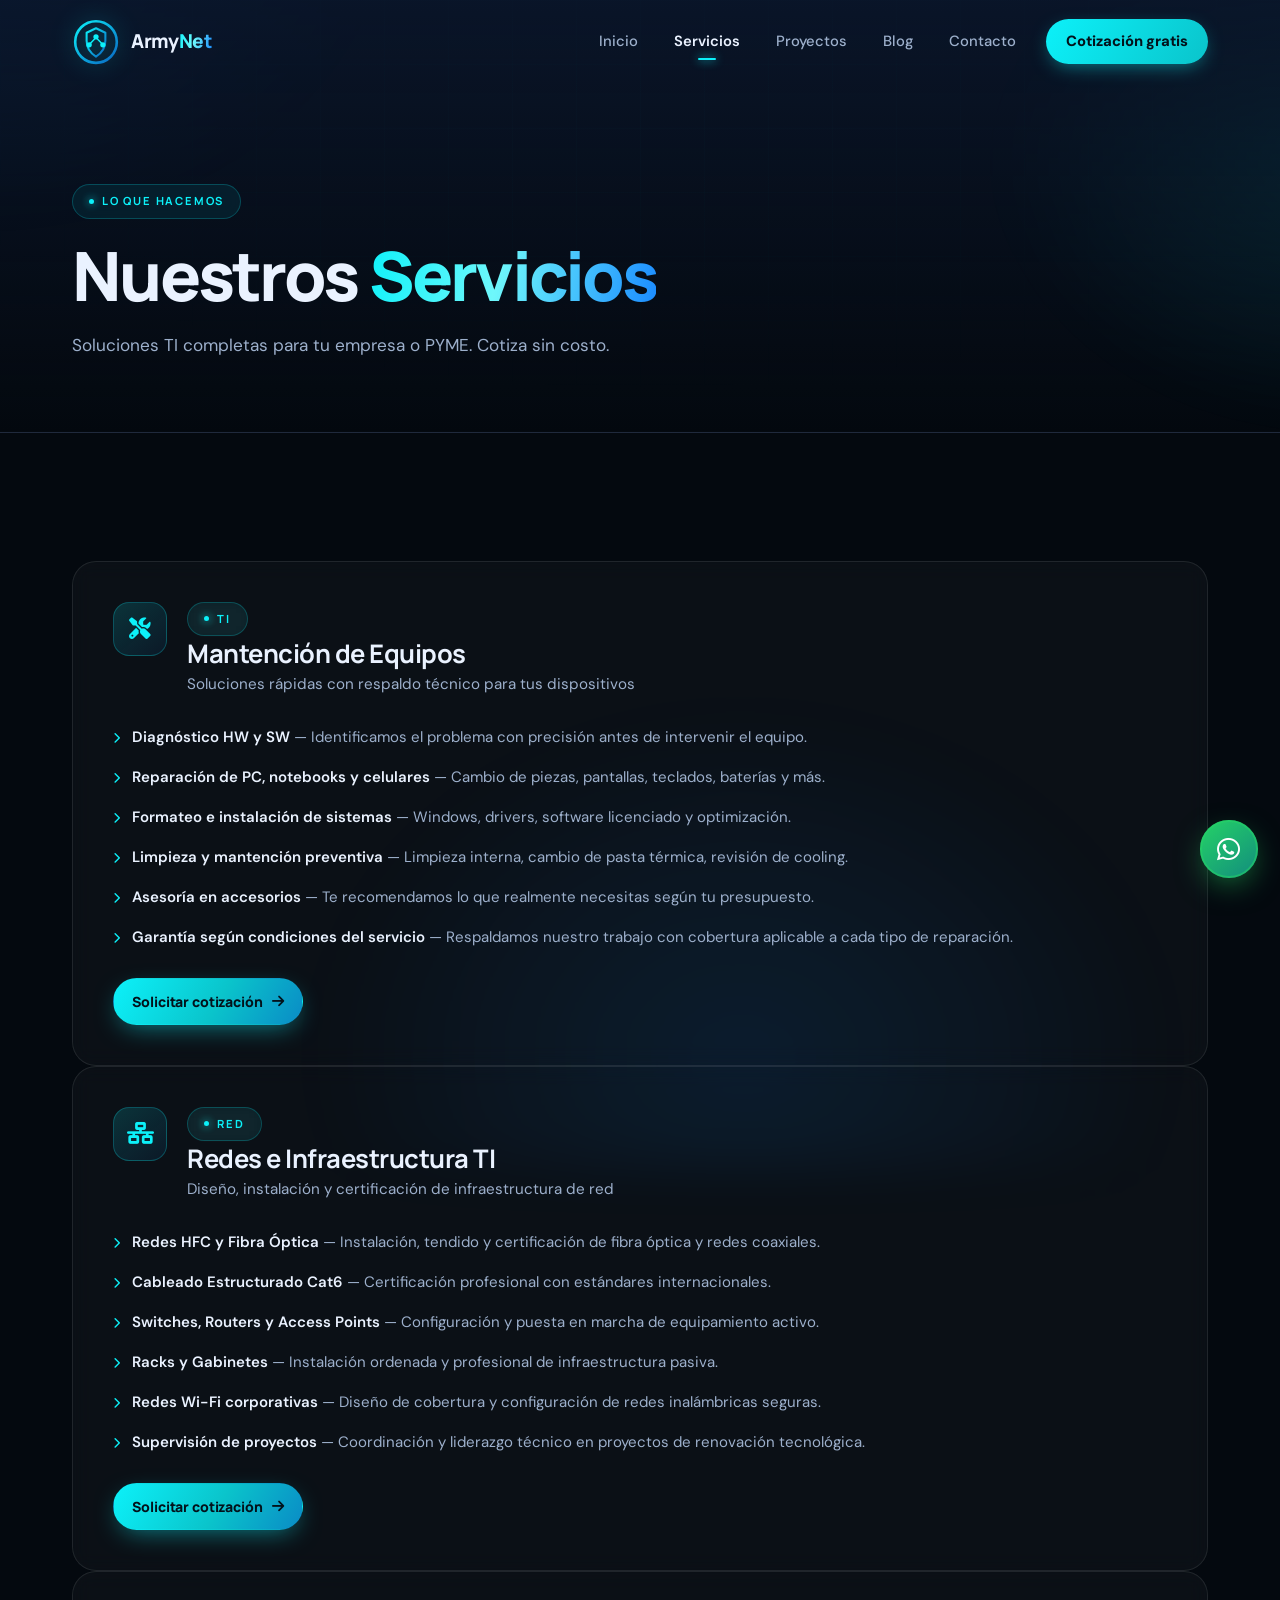
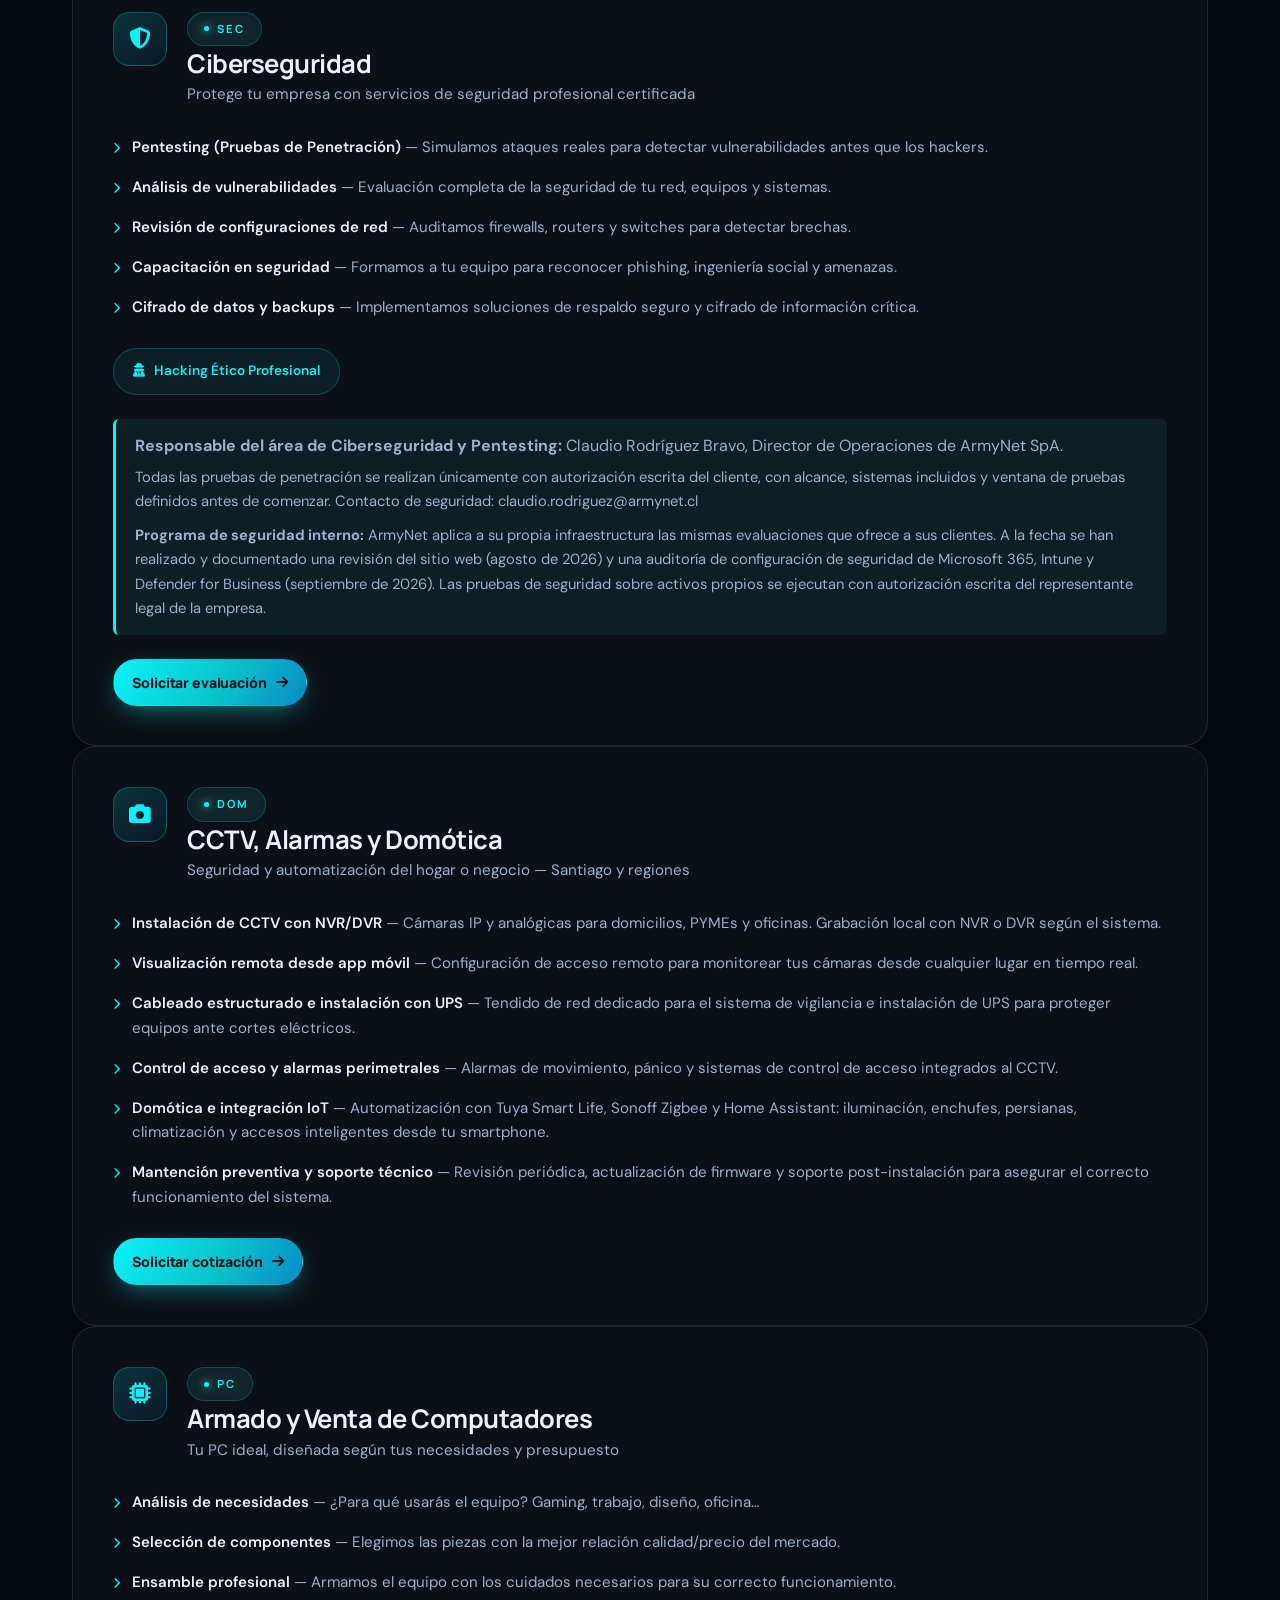
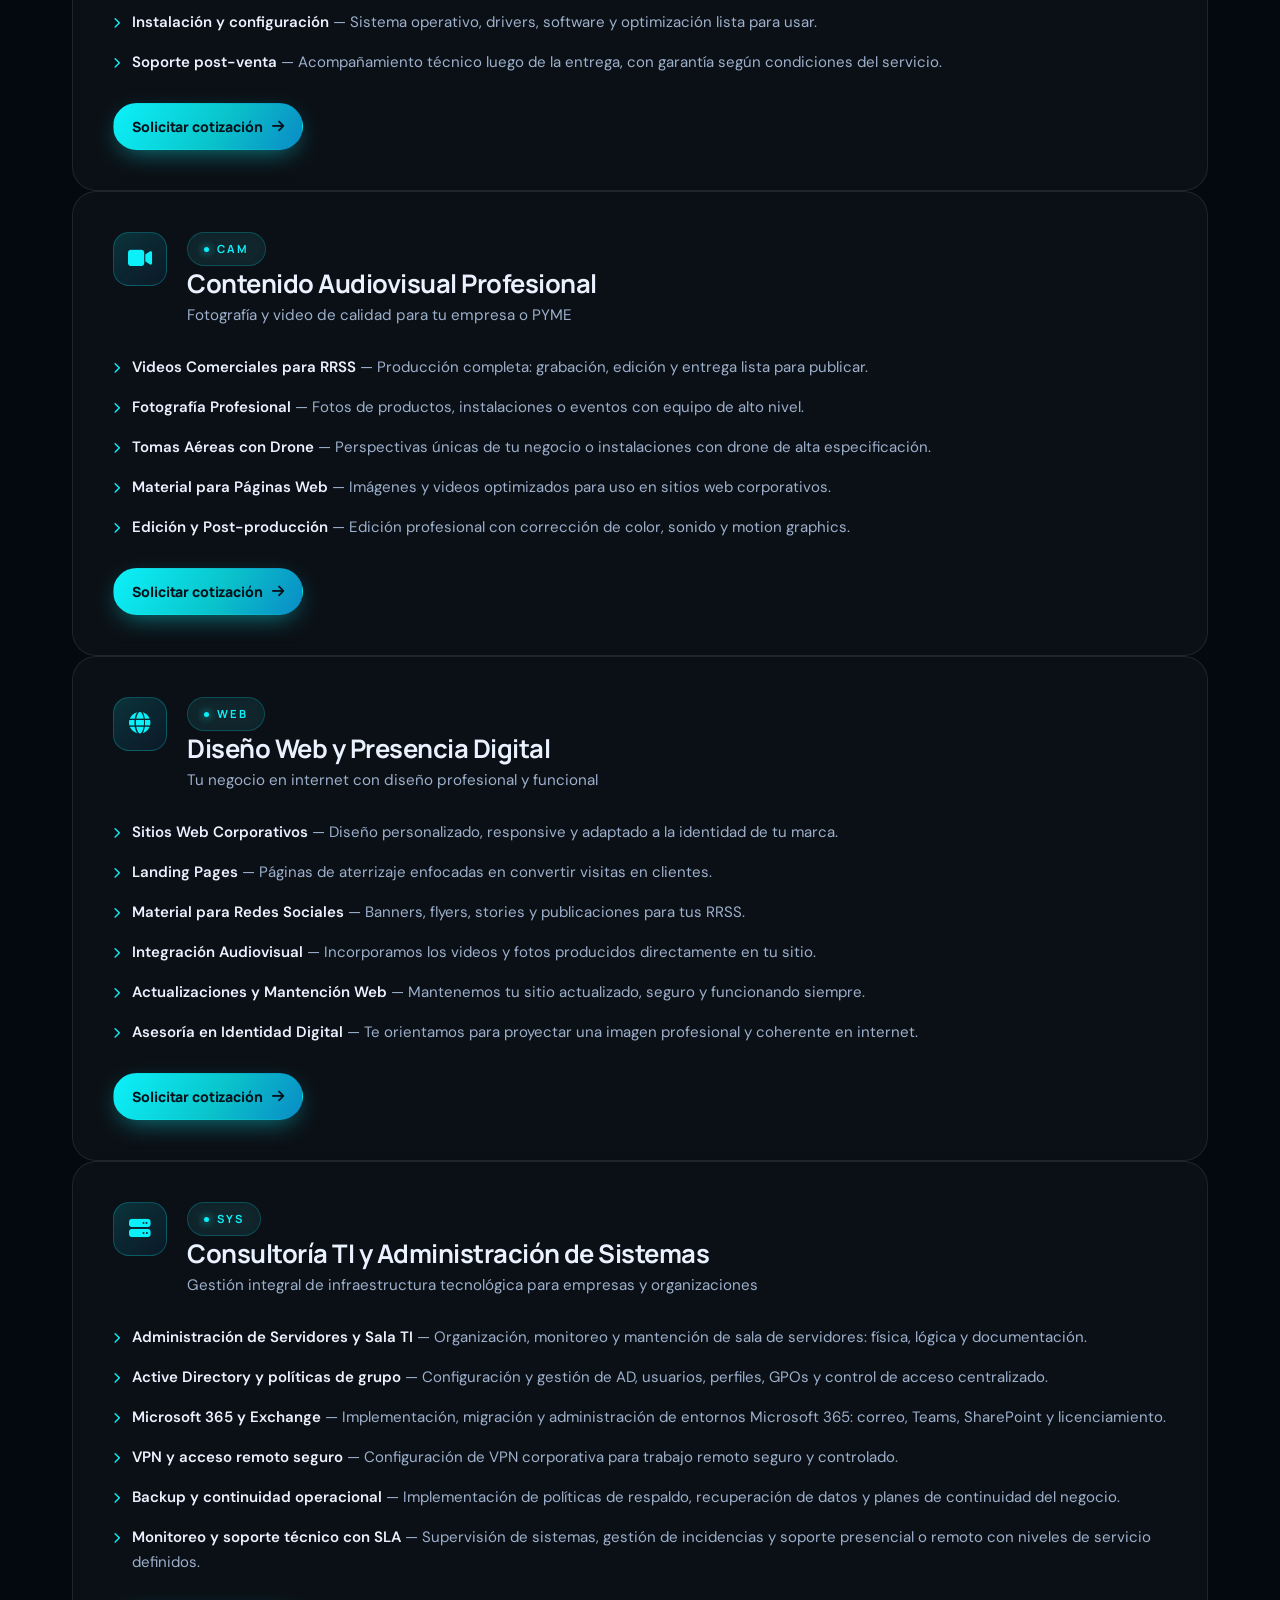
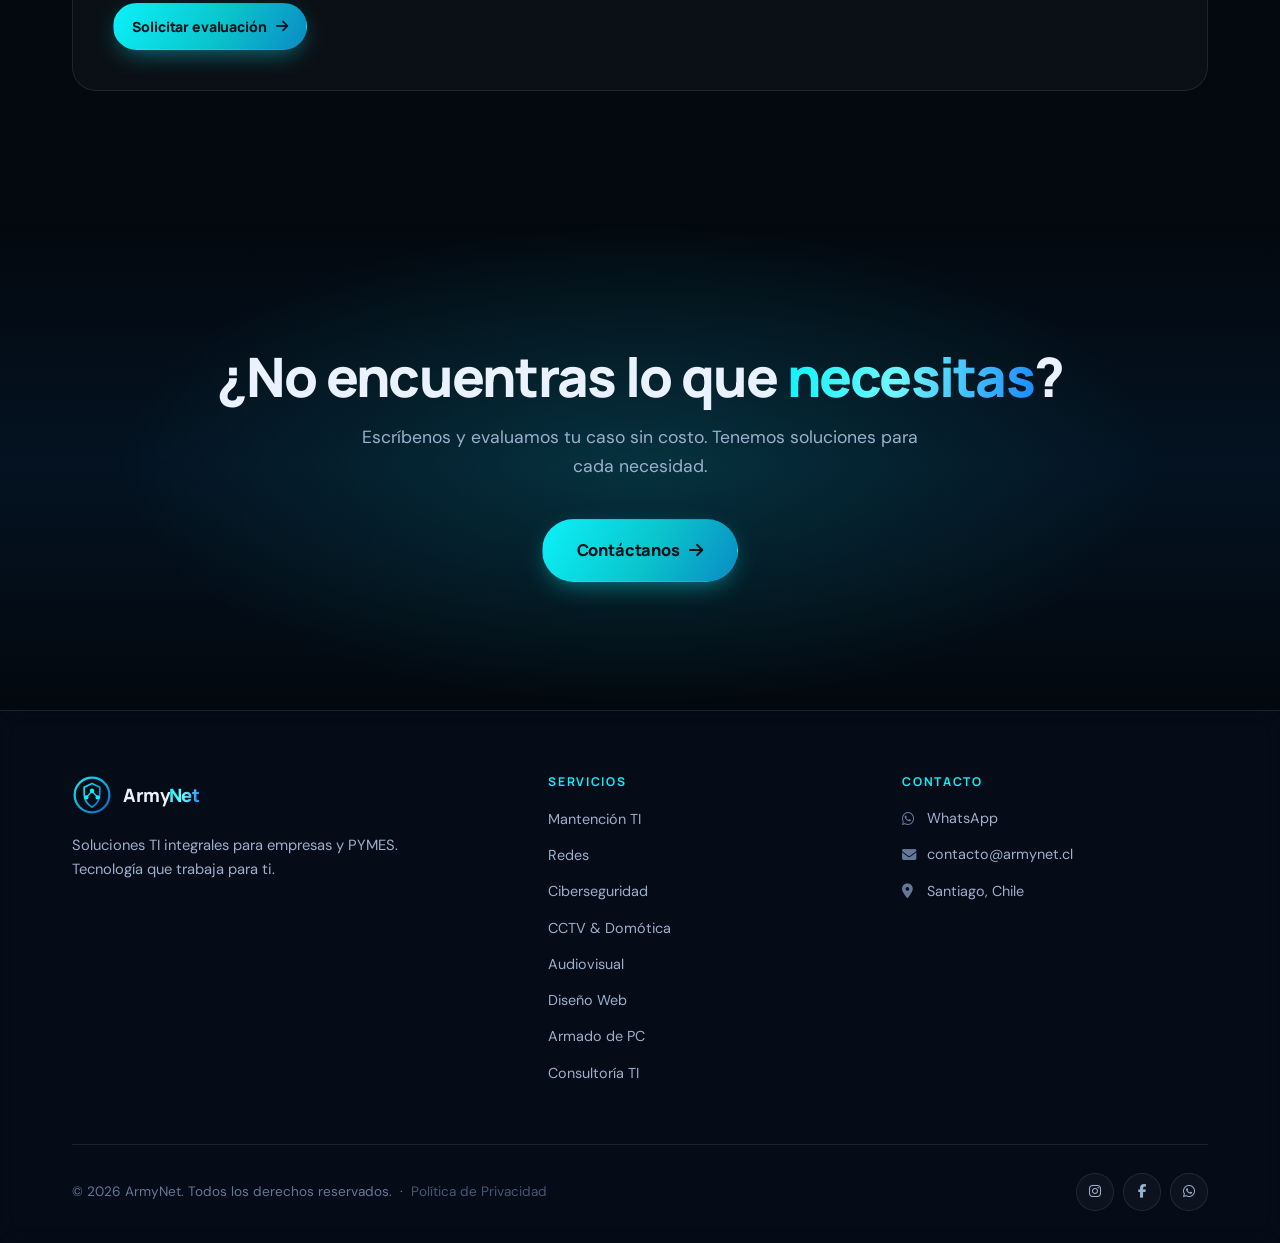
<file: servicios.html>
<!DOCTYPE html>
<html lang="es">
<head>
  <meta charset="UTF-8">
  <meta name="viewport" content="width=device-width,initial-scale=1">
  <meta name="description" content="Servicios TI de ArmyNet: Mantención, Redes, Ciberseguridad, CCTV, Armado PC, Audiovisual y Diseño Web en Santiago, Chile.">
  <title>Servicios | ArmyNet</title>
  <link rel="canonical" href="https://armynet.cl/servicios.html">
  <meta property="og:site_name" content="ArmyNet">
  <meta property="og:type" content="website">
  <meta property="og:locale" content="es_CL">
  <meta property="og:url" content="https://armynet.cl/servicios.html">
  <meta property="og:title" content="Servicios | ArmyNet">
  <meta property="og:description" content="Servicios TI de ArmyNet: Mantención, Redes, Ciberseguridad, CCTV, Armado PC, Audiovisual y Diseño Web en Santiago, Chile.">
  <meta property="og:image" content="https://armynet.cl/assets/og-armynet.jpg?v=20261104b">
  <meta property="og:image:type" content="image/jpeg">
  <meta property="og:image:width" content="1200">
  <meta property="og:image:height" content="630">
  <meta property="og:image:alt" content="Logo de ArmyNet">
  <meta name="twitter:card" content="summary_large_image">
  <link rel="preconnect" href="https://fonts.googleapis.com">
  <link href="https://fonts.googleapis.com/css2?family=Manrope:wght@500;600;700;800&family=DM+Sans:wght@400;500;600;700&display=swap" rel="stylesheet">
  <link rel="stylesheet" href="https://cdnjs.cloudflare.com/ajax/libs/font-awesome/6.5.0/css/all.min.css">
  <link rel="stylesheet" href="styles.css">
  <link rel="manifest" href="manifest.json?v=20261104b">
  <link rel="icon" href="assets/ico/armynet_favicon.ico?v=20261104b" sizes="48x48">
  <link rel="icon" type="image/svg+xml" href="favicon.svg?v=20261104b">
  <link rel="icon" type="image/png" sizes="32x32" href="assets/ico/armynet_favicon_32x32.png?v=20261104b">
  <link rel="apple-touch-icon" sizes="180x180" href="assets/ico/armynet_apple_touch_icon.png?v=20261104b">
  <meta name="theme-color" content="#04090F">
  <script type="application/ld+json">
  {
    "@context": "https://schema.org",
    "@type": "ProfessionalService",
    "name": "ArmyNet SpA",
    "image": "https://armynet.cl/assets/og-armynet.jpg?v=20261104b",
    "logo": "https://armynet.cl/assets/ico/armynet_pwa_512x512.png?v=20261104b",
    "url": "https://armynet.cl/",
    "telephone": "+56985111137",
    "email": "contacto@armynet.cl",
    "description": "Soluciones TI integrales para empresas y PYMES: ciberseguridad, redes e infraestructura, CCTV y domotica, mantencion TI, armado de PC, audiovisual, diseno web y consultoria TI.",
    "address": {
      "@type": "PostalAddress",
      "addressLocality": "Santiago",
      "addressCountry": "CL"
    },
    "areaServed": {
      "@type": "Country",
      "name": "Chile"
    },
    "sameAs": [
      "https://www.instagram.com/armynet.cl/",
      "https://www.facebook.com/armynet.cl"
    ],
    "openingHoursSpecification": [
      {
        "@type": "OpeningHoursSpecification",
        "dayOfWeek": ["Monday","Tuesday","Wednesday","Thursday","Friday"],
        "opens": "09:00",
        "closes": "17:00"
      },
      {
        "@type": "OpeningHoursSpecification",
        "dayOfWeek": ["Saturday"],
        "opens": "10:00",
        "closes": "16:00"
      }
    ]
  }
  </script>
</head>
<body>

<nav id="navbar">
  <div class="container nav-inner">
    <a href="index.html" class="nav-logo">
      <img id="logoImg" src="armynet_icono.svg?v=20261104b" alt="ArmyNet" style="height:48px;width:auto;">
      <span>Army<span class="accent">Net</span></span>
    </a>
    <div class="nav-links" id="nav-links">
      <a href="index.html">Inicio</a>
      <a href="servicios.html">Servicios</a>
      <a href="proyectos.html">Proyectos</a>
      <a href="blog.html">Blog</a>
      <a href="contacto.html">Contacto</a>
      <a href="contacto.html" class="nav-cta">Cotización gratis</a>
    </div>
    <button class="hamburger" aria-label="Menú" aria-expanded="false" aria-controls="nav-links"><span></span><span></span><span></span></button>
  </div>
</nav>

<a id="wa-float" href="https://wa.me/56985111137?text=Hola%2C%20quiero%20informaci%C3%B3n." target="_blank" title="Escríbenos"><i class="fab fa-whatsapp"></i><span class="wa-tooltip">¿Necesitas ayuda? Escríbenos</span></a>

<!-- PAGE HERO -->
<div class="page-hero">
  <div class="container">
    <div class="tag">Lo que hacemos</div>
    <h1>Nuestros <span class="accent">Servicios</span></h1>
    <p>Soluciones TI completas para tu empresa o PYME. Cotiza sin costo.</p>
  </div>
</div>

<!-- SERVICIOS -->
<section>
  <div class="container">

    <!-- 1. Mantención -->
    <div class="service-detail fade-up" id="mantencion">
      <div class="service-detail-header">
        <div class="service-detail-icon"><i class="fas fa-tools"></i></div>
        <div>
          <div class="tag" style="margin:0 0 .25rem">TI</div>
          <h3>Mantención de Equipos</h3>
          <div class="sub">Soluciones rápidas con respaldo técnico para tus dispositivos</div>
        </div>
      </div>
      <ul class="service-bullets">
        <li><i class="fas fa-chevron-right"></i><span><strong>Diagnóstico HW y SW</strong> — Identificamos el problema con precisión antes de intervenir el equipo.</span></li>
        <li><i class="fas fa-chevron-right"></i><span><strong>Reparación de PC, notebooks y celulares</strong> — Cambio de piezas, pantallas, teclados, baterías y más.</span></li>
        <li><i class="fas fa-chevron-right"></i><span><strong>Formateo e instalación de sistemas</strong> — Windows, drivers, software licenciado y optimización.</span></li>
        <li><i class="fas fa-chevron-right"></i><span><strong>Limpieza y mantención preventiva</strong> — Limpieza interna, cambio de pasta térmica, revisión de cooling.</span></li>
        <li><i class="fas fa-chevron-right"></i><span><strong>Asesoría en accesorios</strong> — Te recomendamos lo que realmente necesitas según tu presupuesto.</span></li>
        <li><i class="fas fa-chevron-right"></i><span><strong>Garantía según condiciones del servicio</strong> — Respaldamos nuestro trabajo con cobertura aplicable a cada tipo de reparación.</span></li>
      </ul>
      <a href="contacto.html" class="btn btn-primary btn-sm">Solicitar cotización <i class="fas fa-arrow-right"></i></a>
    </div>

    <!-- 2. Redes -->
    <div class="service-detail fade-up" id="redes">
      <div class="service-detail-header">
        <div class="service-detail-icon"><i class="fas fa-network-wired"></i></div>
        <div>
          <div class="tag" style="margin:0 0 .25rem">RED</div>
          <h3>Redes e Infraestructura TI</h3>
          <div class="sub">Diseño, instalación y certificación de infraestructura de red</div>
        </div>
      </div>
      <ul class="service-bullets">
        <li><i class="fas fa-chevron-right"></i><span><strong>Redes HFC y Fibra Óptica</strong> — Instalación, tendido y certificación de fibra óptica y redes coaxiales.</span></li>
        <li><i class="fas fa-chevron-right"></i><span><strong>Cableado Estructurado Cat6</strong> — Certificación profesional con estándares internacionales.</span></li>
        <li><i class="fas fa-chevron-right"></i><span><strong>Switches, Routers y Access Points</strong> — Configuración y puesta en marcha de equipamiento activo.</span></li>
        <li><i class="fas fa-chevron-right"></i><span><strong>Racks y Gabinetes</strong> — Instalación ordenada y profesional de infraestructura pasiva.</span></li>
        <li><i class="fas fa-chevron-right"></i><span><strong>Redes Wi-Fi corporativas</strong> — Diseño de cobertura y configuración de redes inalámbricas seguras.</span></li>
        <li><i class="fas fa-chevron-right"></i><span><strong>Supervisión de proyectos</strong> — Coordinación y liderazgo técnico en proyectos de renovación tecnológica.</span></li>
      </ul>
      <a href="contacto.html" class="btn btn-primary btn-sm">Solicitar cotización <i class="fas fa-arrow-right"></i></a>
    </div>

    <!-- 3. Ciberseguridad -->
    <div class="service-detail fade-up" id="ciberseguridad">
      <div class="service-detail-header">
        <div class="service-detail-icon"><i class="fas fa-shield-halved"></i></div>
        <div>
          <div class="tag" style="margin:0 0 .25rem">SEC</div>
          <h3>Ciberseguridad</h3>
          <div class="sub">Protege tu empresa con servicios de seguridad profesional certificada</div>
        </div>
      </div>
      <ul class="service-bullets">
        <li><i class="fas fa-chevron-right"></i><span><strong>Pentesting (Pruebas de Penetración)</strong> — Simulamos ataques reales para detectar vulnerabilidades antes que los hackers.</span></li>
        <li><i class="fas fa-chevron-right"></i><span><strong>Análisis de vulnerabilidades</strong> — Evaluación completa de la seguridad de tu red, equipos y sistemas.</span></li>
        <li><i class="fas fa-chevron-right"></i><span><strong>Revisión de configuraciones de red</strong> — Auditamos firewalls, routers y switches para detectar brechas.</span></li>
        <li><i class="fas fa-chevron-right"></i><span><strong>Capacitación en seguridad</strong> — Formamos a tu equipo para reconocer phishing, ingeniería social y amenazas.</span></li>
        <li><i class="fas fa-chevron-right"></i><span><strong>Cifrado de datos y backups</strong> — Implementamos soluciones de respaldo seguro y cifrado de información crítica.</span></li>
      </ul>
      <div class="cert-badges" style="justify-content:flex-start;margin:1rem 0 1.5rem">
        <div class="cert-badge" style="font-size:.85rem;padding:.7rem 1.2rem"><i class="fas fa-user-secret"></i> Hacking Ético Profesional</div>
      </div>
      <div class="security-lead" style="border-left:3px solid #0cf1f9;padding:.9rem 1.2rem;margin:0 0 1.5rem;background:rgba(12,241,249,.06);border-radius:6px">
        <p style="margin:0 0 .35rem"><strong>Responsable del área de Ciberseguridad y Pentesting:</strong> Claudio Rodríguez Bravo, Director de Operaciones de ArmyNet SpA.</p>
        <p style="margin:0;font-size:.92rem">Todas las pruebas de penetración se realizan únicamente con autorización escrita del cliente, con alcance, sistemas incluidos y ventana de pruebas definidos antes de comenzar. Contacto de seguridad: <a href="mailto:claudio.rodriguez@armynet.cl">claudio.rodriguez@armynet.cl</a></p>
        <p style="margin:.6rem 0 0;font-size:.92rem"><strong>Programa de seguridad interno:</strong> ArmyNet aplica a su propia infraestructura las mismas evaluaciones que ofrece a sus clientes. A la fecha se han realizado y documentado una revisión del sitio web (agosto de 2026) y una auditoría de configuración de seguridad de Microsoft 365, Intune y Defender for Business (septiembre de 2026). Las pruebas de seguridad sobre activos propios se ejecutan con autorización escrita del representante legal de la empresa.</p>
      </div>
      <a href="contacto.html" class="btn btn-primary btn-sm">Solicitar evaluación <i class="fas fa-arrow-right"></i></a>
    </div>

    <!-- 4. CCTV -->
    <div class="service-detail fade-up" id="cctv">
      <div class="service-detail-header">
        <div class="service-detail-icon"><i class="fas fa-camera"></i></div>
        <div>
          <div class="tag" style="margin:0 0 .25rem">DOM</div>
          <h3>CCTV, Alarmas y Domótica</h3>
          <div class="sub">Seguridad y automatización del hogar o negocio — Santiago y regiones</div>
        </div>
      </div>
      <ul class="service-bullets">
        <li><i class="fas fa-chevron-right"></i><span><strong>Instalación de CCTV con NVR/DVR</strong> — Cámaras IP y analógicas para domicilios, PYMEs y oficinas. Grabación local con NVR o DVR según el sistema.</span></li>
        <li><i class="fas fa-chevron-right"></i><span><strong>Visualización remota desde app móvil</strong> — Configuración de acceso remoto para monitorear tus cámaras desde cualquier lugar en tiempo real.</span></li>
        <li><i class="fas fa-chevron-right"></i><span><strong>Cableado estructurado e instalación con UPS</strong> — Tendido de red dedicado para el sistema de vigilancia e instalación de UPS para proteger equipos ante cortes eléctricos.</span></li>
        <li><i class="fas fa-chevron-right"></i><span><strong>Control de acceso y alarmas perimetrales</strong> — Alarmas de movimiento, pánico y sistemas de control de acceso integrados al CCTV.</span></li>
        <li><i class="fas fa-chevron-right"></i><span><strong>Domótica e integración IoT</strong> — Automatización con Tuya Smart Life, Sonoff Zigbee y Home Assistant: iluminación, enchufes, persianas, climatización y accesos inteligentes desde tu smartphone.</span></li>
        <li><i class="fas fa-chevron-right"></i><span><strong>Mantención preventiva y soporte técnico</strong> — Revisión periódica, actualización de firmware y soporte post-instalación para asegurar el correcto funcionamiento del sistema.</span></li>
      </ul>
      <a href="contacto.html" class="btn btn-primary btn-sm">Solicitar cotización <i class="fas fa-arrow-right"></i></a>
    </div>

    <!-- 5. Armado PC -->
    <div class="service-detail fade-up" id="pc">
      <div class="service-detail-header">
        <div class="service-detail-icon"><i class="fas fa-microchip"></i></div>
        <div>
          <div class="tag" style="margin:0 0 .25rem">PC</div>
          <h3>Armado y Venta de Computadores</h3>
          <div class="sub">Tu PC ideal, diseñada según tus necesidades y presupuesto</div>
        </div>
      </div>
      <ul class="service-bullets">
        <li><i class="fas fa-chevron-right"></i><span><strong>Análisis de necesidades</strong> — ¿Para qué usarás el equipo? Gaming, trabajo, diseño, oficina…</span></li>
        <li><i class="fas fa-chevron-right"></i><span><strong>Selección de componentes</strong> — Elegimos las piezas con la mejor relación calidad/precio del mercado.</span></li>
        <li><i class="fas fa-chevron-right"></i><span><strong>Ensamble profesional</strong> — Armamos el equipo con los cuidados necesarios para su correcto funcionamiento.</span></li>
        <li><i class="fas fa-chevron-right"></i><span><strong>Instalación y configuración</strong> — Sistema operativo, drivers, software y optimización lista para usar.</span></li>
        <li><i class="fas fa-chevron-right"></i><span><strong>Soporte post-venta</strong> — Acompañamiento técnico luego de la entrega, con garantía según condiciones del servicio.</span></li>
      </ul>
      <a href="contacto.html" class="btn btn-primary btn-sm">Solicitar cotización <i class="fas fa-arrow-right"></i></a>
    </div>

    <!-- 6. Audiovisual -->
    <div class="service-detail fade-up" id="audiovisual">
      <div class="service-detail-header">
        <div class="service-detail-icon"><i class="fas fa-video"></i></div>
        <div>
          <div class="tag" style="margin:0 0 .25rem">CAM</div>
          <h3>Contenido Audiovisual Profesional</h3>
          <div class="sub">Fotografía y video de calidad para tu empresa o PYME</div>
        </div>
      </div>
      <ul class="service-bullets">
        <li><i class="fas fa-chevron-right"></i><span><strong>Videos Comerciales para RRSS</strong> — Producción completa: grabación, edición y entrega lista para publicar.</span></li>
        <li><i class="fas fa-chevron-right"></i><span><strong>Fotografía Profesional</strong> — Fotos de productos, instalaciones o eventos con equipo de alto nivel.</span></li>
        <li><i class="fas fa-chevron-right"></i><span><strong>Tomas Aéreas con Drone</strong> — Perspectivas únicas de tu negocio o instalaciones con drone de alta especificación.</span></li>
        <li><i class="fas fa-chevron-right"></i><span><strong>Material para Páginas Web</strong> — Imágenes y videos optimizados para uso en sitios web corporativos.</span></li>
        <li><i class="fas fa-chevron-right"></i><span><strong>Edición y Post-producción</strong> — Edición profesional con corrección de color, sonido y motion graphics.</span></li>
      </ul>
      <a href="contacto.html" class="btn btn-primary btn-sm">Solicitar cotización <i class="fas fa-arrow-right"></i></a>
    </div>

    <!-- 7. Diseño Web -->
    <div class="service-detail fade-up" id="web">
      <div class="service-detail-header">
        <div class="service-detail-icon"><i class="fas fa-globe"></i></div>
        <div>
          <div class="tag" style="margin:0 0 .25rem">WEB</div>
          <h3>Diseño Web y Presencia Digital</h3>
          <div class="sub">Tu negocio en internet con diseño profesional y funcional</div>
        </div>
      </div>
      <ul class="service-bullets">
        <li><i class="fas fa-chevron-right"></i><span><strong>Sitios Web Corporativos</strong> — Diseño personalizado, responsive y adaptado a la identidad de tu marca.</span></li>
        <li><i class="fas fa-chevron-right"></i><span><strong>Landing Pages</strong> — Páginas de aterrizaje enfocadas en convertir visitas en clientes.</span></li>
        <li><i class="fas fa-chevron-right"></i><span><strong>Material para Redes Sociales</strong> — Banners, flyers, stories y publicaciones para tus RRSS.</span></li>
        <li><i class="fas fa-chevron-right"></i><span><strong>Integración Audiovisual</strong> — Incorporamos los videos y fotos producidos directamente en tu sitio.</span></li>
        <li><i class="fas fa-chevron-right"></i><span><strong>Actualizaciones y Mantención Web</strong> — Mantenemos tu sitio actualizado, seguro y funcionando siempre.</span></li>
        <li><i class="fas fa-chevron-right"></i><span><strong>Asesoría en Identidad Digital</strong> — Te orientamos para proyectar una imagen profesional y coherente en internet.</span></li>
      </ul>
      <a href="contacto.html" class="btn btn-primary btn-sm">Solicitar cotización <i class="fas fa-arrow-right"></i></a>
    </div>

    <!-- 8. Consultoría TI -->
    <div class="service-detail fade-up" id="consultoria">
      <div class="service-detail-header">
        <div class="service-detail-icon"><i class="fas fa-server"></i></div>
        <div>
          <div class="tag" style="margin:0 0 .25rem">SYS</div>
          <h3>Consultoría TI y Administración de Sistemas</h3>
          <div class="sub">Gestión integral de infraestructura tecnológica para empresas y organizaciones</div>
        </div>
      </div>
      <ul class="service-bullets">
        <li><i class="fas fa-chevron-right"></i><span><strong>Administración de Servidores y Sala TI</strong> — Organización, monitoreo y mantención de sala de servidores: física, lógica y documentación.</span></li>
        <li><i class="fas fa-chevron-right"></i><span><strong>Active Directory y políticas de grupo</strong> — Configuración y gestión de AD, usuarios, perfiles, GPOs y control de acceso centralizado.</span></li>
        <li><i class="fas fa-chevron-right"></i><span><strong>Microsoft 365 y Exchange</strong> — Implementación, migración y administración de entornos Microsoft 365: correo, Teams, SharePoint y licenciamiento.</span></li>
        <li><i class="fas fa-chevron-right"></i><span><strong>VPN y acceso remoto seguro</strong> — Configuración de VPN corporativa para trabajo remoto seguro y controlado.</span></li>
        <li><i class="fas fa-chevron-right"></i><span><strong>Backup y continuidad operacional</strong> — Implementación de políticas de respaldo, recuperación de datos y planes de continuidad del negocio.</span></li>
        <li><i class="fas fa-chevron-right"></i><span><strong>Monitoreo y soporte técnico con SLA</strong> — Supervisión de sistemas, gestión de incidencias y soporte presencial o remoto con niveles de servicio definidos.</span></li>
      </ul>
      <a href="contacto.html" class="btn btn-primary btn-sm">Solicitar evaluación <i class="fas fa-arrow-right"></i></a>
    </div>

  </div>
</section>

<!-- CTA -->
<section class="cta-band">
  <div class="container fade-up">
    <h2>¿No encuentras lo que <span class="accent">necesitas</span>?</h2>
    <p>Escríbenos y evaluamos tu caso sin costo. Tenemos soluciones para cada necesidad.</p>
    <div class="btns">
      <a href="contacto.html" class="btn btn-primary btn-lg">Contáctanos <i class="fas fa-arrow-right"></i></a>
    </div>
  </div>
</section>

<footer>
  <div class="container">
    <div class="footer-inner">
      <div>
        <div class="footer-logo"><img src="armynet_icono.svg?v=20261104b" alt="ArmyNet" style="height:40px;width:auto;"><span>Army<span class="accent">Net</span></span></div>
        <p class="footer-desc">Soluciones TI integrales para empresas y PYMES. Tecnología que trabaja para ti.</p>
      </div>
      <div class="footer-col">
        <h4>Servicios</h4>
        <ul>
          <li><a href="#mantencion">Mantención TI</a></li>
          <li><a href="#redes">Redes</a></li>
          <li><a href="#ciberseguridad">Ciberseguridad</a></li>
          <li><a href="#cctv">CCTV &amp; Domótica</a></li>
          <li><a href="#audiovisual">Audiovisual</a></li>
          <li><a href="#web">Diseño Web</a></li>
          <li><a href="#pc">Armado de PC</a></li>
          <li><a href="#consultoria">Consultoría TI</a></li>
        </ul>
      </div>
      <div class="footer-col">
        <h4>Contacto</h4>
        <ul>
          <li><a href="https://wa.me/56985111137?text=Hola%2C%20quiero%20informaci%C3%B3n%20sobre%20ArmyNet." target="_blank"><i class="fab fa-whatsapp"></i> WhatsApp</a></li>
          <li><a href="mailto:contacto@armynet.cl"><i class="fas fa-envelope"></i> contacto@armynet.cl</a></li>
          <li><span><i class="fas fa-location-dot"></i> Santiago, Chile</span></li>
        </ul>
      </div>
    </div>
    <div class="footer-bottom">
      <span>&copy; 2026 ArmyNet. Todos los derechos reservados. &nbsp;&middot;&nbsp; <a href="politica-de-privacidad.html" style="color:inherit;opacity:.7">Pol&iacute;tica de Privacidad</a></span>
      <div class="social-links">
        <a href="https://www.instagram.com/armynet.cl/" target="_blank" title="Instagram"><i class="fab fa-instagram"></i></a>
        <a href="https://www.facebook.com/armynet.cl" target="_blank" title="Facebook"><i class="fab fa-facebook-f"></i></a>
        <a href="https://wa.me/56985111137?text=Hola%2C%20quiero%20informaci%C3%B3n%20sobre%20ArmyNet." target="_blank" title="WhatsApp"><i class="fab fa-whatsapp"></i></a>
      </div>
    </div>
  </div>
</footer>

<script src="contenido.js"></script>
<script src="script.js"></script>
<script src="effects.js" defer></script>
</body>
</html>
</file>
<file: styles.css>
/* =========================================================================
   ArmyNet SpA — Sistema visual v3.0  ·  3 septiembre 2026
   Paleta corporativa unificada: NAVY #0B172D · CYAN #0CF1F9 · BLUE #0A66C2
   (fuente canonica: skill armynet-cotizacion, REGISTRO 021)
   ========================================================================= */

:root {
  /* ---- Marca (canonico, no improvisar) ---- */
  --navy:        #0B172D;
  --cyan:        #0CF1F9;
  --blue:        #0A66C2;

  /* ---- Escala derivada del navy ---- */
  --navy-950:    #04090F;
  --navy-900:    #070E1C;
  --navy-850:    #0B172D;
  --navy-800:    #10203C;
  --navy-700:    #16294B;
  --navy-600:    #1E355E;

  --cyan-600:    #0AC4CB;
  --cyan-300:    #6EF7FB;
  --blue-600:    #084E96;
  --blue-400:    #1A8AFF;

  /* ---- Superficies ---- */
  --bg:          var(--navy-950);
  --bg-alt:      var(--navy-900);
  --surface:     rgba(255,255,255,.03);
  --surface-2:   rgba(255,255,255,.055);
  --stroke:      rgba(255,255,255,.09);
  --stroke-str:  rgba(12,241,249,.32);

  /* ---- Texto ---- */
  --fg:          #EAF2FF;
  --fg-2:        #9DB0CC;
  --fg-3:        #64789A;

  /* ---- Estado ---- */
  --wa:          #25D366;
  --ok:          #34D399;
  --err:         #F87171;

  /* ---- Tipografia ---- */
  --font-head: 'Manrope', ui-sans-serif, system-ui, sans-serif;
  --font-body: 'DM Sans', ui-sans-serif, system-ui, sans-serif;

  /* ---- Movimiento ---- */
  --ease:      cubic-bezier(.16,1,.3,1);
  --ease-out:  cubic-bezier(.22,.61,.36,1);
  --t-fast:    .22s var(--ease-out);
  --t:         .42s var(--ease);
  --t-slow:    .8s  var(--ease);

  /* ---- Forma ---- */
  --r-sm: 10px;
  --r:    16px;
  --r-lg: 24px;
  --r-xl: 32px;

  /* ---- Sombra y luz ---- */
  --sh-sm:  0 1px 2px rgba(0,0,0,.4);
  --sh:     0 8px 30px rgba(0,0,0,.45);
  --sh-lg:  0 24px 70px rgba(0,0,0,.6);
  --glow:   0 0 0 1px rgba(12,241,249,.28), 0 12px 44px -8px rgba(12,241,249,.3);

  /* ---- Ritmo vertical ---- */
  --sp-section: clamp(5rem, 10vw, 9rem);
  --container:  1200px;
}

*,*::before,*::after { box-sizing:border-box; margin:0; padding:0; }
html {
  scroll-behavior:smooth;
  -webkit-text-size-adjust:100%;
  overflow-x:clip;   /* contiene el menu movil fuera de pantalla (verificado: 142px -> 0px) */
}

body {
  font-family:var(--font-body);
  background:var(--bg);
  color:var(--fg);
  line-height:1.65;
  -webkit-font-smoothing:antialiased;
  text-rendering:optimizeLegibility;
  overflow-x:hidden;
}

/* Textura de fondo: malla tenue + dos auroras que respiran ------------- */
body::before {
  content:''; position:fixed; inset:0; z-index:-2; pointer-events:none;
  background-image:
    linear-gradient(rgba(12,241,249,.030) 1px, transparent 1px),
    linear-gradient(90deg, rgba(12,241,249,.030) 1px, transparent 1px);
  background-size:64px 64px;
  mask-image:radial-gradient(ellipse 90% 60% at 50% 0%, #000 20%, transparent 75%);
  -webkit-mask-image:radial-gradient(ellipse 90% 60% at 50% 0%, #000 20%, transparent 75%);
}
body::after {
  content:''; position:fixed; inset:-30%; z-index:-3; pointer-events:none;
  background:
    radial-gradient(38rem 30rem at 18% 12%, rgba(10,102,194,.20), transparent 65%),
    radial-gradient(34rem 26rem at 84% 30%, rgba(12,241,249,.13), transparent 62%),
    radial-gradient(40rem 32rem at 55% 92%, rgba(10,102,194,.14), transparent 68%);
  filter:blur(24px);
  animation:aurora 26s var(--ease) infinite alternate;
}
@keyframes aurora {
  0%   { transform:translate3d(0,0,0)      scale(1);    }
  50%  { transform:translate3d(2%,-2.5%,0) scale(1.06); }
  100% { transform:translate3d(-2%,2%,0)   scale(1.02); }
}

img { max-width:100%; display:block; }
a   { color:inherit; text-decoration:none; }
ul  { list-style:none; }

::selection { background:rgba(12,241,249,.28); color:#fff; }

:focus-visible {
  outline:2px solid var(--cyan);
  outline-offset:3px;
  border-radius:4px;
}

::-webkit-scrollbar        { width:11px; }
::-webkit-scrollbar-track  { background:var(--navy-950); }
::-webkit-scrollbar-thumb  { background:var(--navy-700); border-radius:99px; border:3px solid var(--navy-950); }
::-webkit-scrollbar-thumb:hover { background:var(--cyan-600); }

/* ===== TIPOGRAFIA ====================================================== */
h1,h2,h3,h4 {
  font-family:var(--font-head);
  font-weight:800;
  line-height:1.08;
  letter-spacing:-.028em;
  color:var(--fg);
  text-wrap:balance;
}
h1 { font-size:clamp(2.75rem, 7vw, 5.25rem); letter-spacing:-.04em; }
h2 { font-size:clamp(2.1rem, 4.4vw, 3.4rem);  letter-spacing:-.032em; }
h3 { font-size:clamp(1.25rem, 2.2vw, 1.6rem); font-weight:700; letter-spacing:-.02em; }
h4 { font-size:1.0625rem; font-weight:700; letter-spacing:-.012em; }
p  { color:var(--fg-2); text-wrap:pretty; }

/* Acento con degradado y subrayado de luz */
.accent {
  background:linear-gradient(102deg, var(--cyan) 0%, var(--cyan-300) 45%, var(--blue-400) 100%);
  -webkit-background-clip:text; background-clip:text;
  -webkit-text-fill-color:transparent; color:transparent;
  position:relative;
}

/* ===== LAYOUT ========================================================== */
.container { width:100%; max-width:var(--container); margin-inline:auto; padding-inline:clamp(1.25rem,4vw,2rem); }
section    { padding-block:var(--sp-section); position:relative; }

.bg-light {
  background:linear-gradient(180deg, transparent, rgba(11,23,45,.75) 12%, rgba(11,23,45,.75) 88%, transparent);
}
/* Linea divisoria luminosa entre secciones */
.bg-light::before, .bg-light::after {
  content:''; position:absolute; left:50%; transform:translateX(-50%);
  width:min(88%, var(--container)); height:1px;
  background:linear-gradient(90deg, transparent, rgba(12,241,249,.35), transparent);
}
.bg-light::before { top:0; } .bg-light::after { bottom:0; }

.section-header { max-width:44rem; margin:0 auto clamp(3rem,6vw,4.5rem); text-align:center; }
.section-header p { font-size:1.075rem; margin-top:1.15rem; }

.tag {
  display:inline-flex; align-items:center; gap:.5rem;
  font-family:var(--font-head); font-size:.7rem; font-weight:700;
  letter-spacing:.16em; text-transform:uppercase;
  color:var(--cyan);
  background:rgba(12,241,249,.07);
  border:1px solid rgba(12,241,249,.22);
  padding:.44rem 1rem; border-radius:99px; margin-bottom:1.3rem;
  backdrop-filter:blur(8px);
}
.tag::before {
  content:''; width:5px; height:5px; border-radius:50%;
  background:var(--cyan); box-shadow:0 0 8px var(--cyan);
  animation:pulse-dot 2.4s ease-in-out infinite;
}
@keyframes pulse-dot { 0%,100%{opacity:1;transform:scale(1)} 50%{opacity:.35;transform:scale(.7)} }

.grid-3 { display:grid; gap:1.5rem; grid-template-columns:repeat(auto-fit,minmax(min(100%,20rem),1fr)); }

/* ===== BOTONES ========================================================= */
.btn {
  --btn-bg:var(--surface-2);
  display:inline-flex; align-items:center; justify-content:center; gap:.6rem;
  font-family:var(--font-head); font-weight:700; font-size:.94rem; letter-spacing:-.01em;
  padding:.85rem 1.6rem; border-radius:99px; border:1px solid var(--stroke);
  background:var(--btn-bg); color:var(--fg); cursor:pointer;
  position:relative; overflow:hidden; isolation:isolate;
  transition:transform var(--t-fast), box-shadow var(--t), border-color var(--t), background var(--t);
  will-change:transform;
}
.btn i { transition:transform var(--t-fast); }
.btn:hover  { transform:translateY(-2px); }
.btn:active { transform:translateY(0) scale(.985); }
.btn:hover i.fa-arrow-right { transform:translateX(4px); }

/* Barrido de luz al pasar el cursor */
.btn::after {
  content:''; position:absolute; inset:0; z-index:-1;
  background:linear-gradient(105deg, transparent 35%, rgba(255,255,255,.22) 50%, transparent 65%);
  transform:translateX(-120%);
  transition:transform .75s var(--ease);
}
.btn:hover::after { transform:translateX(120%); }

.btn-primary {
  background:linear-gradient(120deg, var(--cyan) 0%, var(--cyan-600) 55%, var(--blue) 130%);
  color:#03121B; border-color:transparent; font-weight:800;
  box-shadow:0 8px 26px -8px rgba(12,241,249,.55);
}
.btn-primary:hover { box-shadow:0 16px 42px -10px rgba(12,241,249,.7); }

.btn-outline { background:transparent; border-color:rgba(255,255,255,.2); }
.btn-outline:hover { border-color:var(--cyan); background:rgba(12,241,249,.07); box-shadow:var(--glow); }

.btn-lg { padding:1.05rem 2.1rem; font-size:1.02rem; }
.btn-sm { padding:.68rem 1.15rem; font-size:.875rem; }

.btn-wa { background:var(--wa); color:#04140A; border-color:transparent; }
.btn-ig { background:linear-gradient(120deg,#F58529,#DD2A7B 50%,#8134AF); color:#fff; border-color:transparent; }
.btn-fb { background:#1877F2; color:#fff; border-color:transparent; }

/* ===== NAVBAR ========================================================== */
#navbar {
  position:fixed; inset:0 0 auto 0; z-index:900;
  padding-block:1.1rem;
  transition:padding var(--t), background var(--t), border-color var(--t), backdrop-filter var(--t);
  border-bottom:1px solid transparent;
}
#navbar.scrolled {
  padding-block:.65rem;
  background:rgba(4,9,15,.72);
  backdrop-filter:blur(20px) saturate(180%);
  -webkit-backdrop-filter:blur(20px) saturate(180%);
  border-bottom-color:var(--stroke);
  box-shadow:0 1px 0 rgba(12,241,249,.09), var(--sh);
}
.nav-inner { display:flex; align-items:center; justify-content:space-between; gap:1.5rem; }

.nav-logo {
  display:flex; align-items:center; gap:.7rem;
  font-family:var(--font-head); font-weight:800; font-size:1.2rem; letter-spacing:-.03em;
  transition:transform var(--t-fast);
}
.nav-logo:hover { transform:scale(1.03); }
.nav-logo img { transition:height var(--t), filter var(--t); filter:drop-shadow(0 0 12px rgba(12,241,249,.35)); }
#navbar.scrolled .nav-logo img { height:38px !important; }

.nav-links { display:flex; align-items:center; gap:.35rem; }
.nav-links a {
  position:relative; padding:.55rem .95rem; border-radius:99px;
  font-size:.925rem; font-weight:500; color:var(--fg-2);
  transition:color var(--t-fast), background var(--t-fast);
}
.nav-links a:hover { color:var(--fg); background:var(--surface); }
.nav-links a.active { color:var(--fg); font-weight:600; }
.nav-links a.active::after {
  content:''; position:absolute; left:50%; bottom:.15rem; transform:translateX(-50%);
  width:18px; height:2px; border-radius:2px;
  background:var(--cyan); box-shadow:0 0 10px var(--cyan);
}
.nav-links a.nav-cta {
  margin-left:.6rem; padding:.62rem 1.25rem; color:#03121B; font-weight:800;
  background:linear-gradient(120deg,var(--cyan),var(--cyan-600));
  box-shadow:0 6px 20px -6px rgba(12,241,249,.55);
}
.nav-links a.nav-cta:hover { color:#03121B; transform:translateY(-1px); box-shadow:0 12px 30px -8px rgba(12,241,249,.7); }
.nav-links a.nav-cta::after { display:none; }

.hamburger { display:none; flex-direction:column; gap:5px; background:none; border:0; cursor:pointer; padding:.55rem; border-radius:10px; }
.hamburger span { display:block; width:23px; height:2px; background:var(--fg); border-radius:2px; transition:transform var(--t), opacity var(--t-fast); }
.hamburger.open span:nth-child(1) { transform:translateY(7px) rotate(45deg); }
.hamburger.open span:nth-child(2) { opacity:0; }
.hamburger.open span:nth-child(3) { transform:translateY(-7px) rotate(-45deg); }

/* ===== HERO ============================================================ */
.hero {
  position:relative; min-height:100svh;
  display:flex; align-items:center;
  padding-block:9rem 7.5rem; overflow:hidden;
}
#hero-canvas {
  position:absolute; inset:0; width:100%; height:100%;
  z-index:0; opacity:.55; pointer-events:none;
}
.hero .container { position:relative; z-index:1; }
.hero-content { max-width:56rem; }

.hero-eyebrow {
  display:inline-flex; align-items:center; gap:.6rem;
  font-size:.875rem; font-weight:600; color:var(--cyan-300);
  background:rgba(12,241,249,.07); border:1px solid rgba(12,241,249,.22);
  padding:.5rem 1.1rem; border-radius:99px; margin-bottom:1.9rem;
  backdrop-filter:blur(10px);
}
.hero h1 { margin-bottom:1.6rem; }
.hero .subtitle {
  font-size:clamp(1.075rem,1.9vw,1.32rem); max-width:40rem;
  color:var(--fg-2); margin-bottom:2.6rem;
}
.hero-btns { display:flex; flex-wrap:wrap; gap:1rem; margin-bottom:4.5rem; }

.hero-stats { display:flex; flex-wrap:wrap; gap:clamp(2rem,6vw,4.5rem); }
.stat-item .num {
  font-family:var(--font-head); font-weight:800;
  font-size:clamp(2.25rem,4.5vw,3.1rem); line-height:1;
  letter-spacing:-.04em; font-variant-numeric:tabular-nums;
  background:linear-gradient(160deg,#fff 10%, var(--cyan) 120%);
  -webkit-background-clip:text; background-clip:text; -webkit-text-fill-color:transparent;
}
.stat-item .label {
  font-size:.815rem; color:var(--fg-3); margin-top:.5rem;
  text-transform:uppercase; letter-spacing:.11em; font-weight:600;
}

/* Indicador de scroll */
.scroll-hint {
  position:absolute; left:50%; bottom:2.2rem; transform:translateX(-50%);
  z-index:1; display:flex; flex-direction:column; align-items:center; gap:.55rem;
  font-size:.68rem; letter-spacing:.2em; text-transform:uppercase; color:var(--fg-3);
}
.scroll-hint span {
  display:block; width:1px; height:38px;
  background:linear-gradient(180deg, var(--cyan), transparent);
  animation:scroll-drop 2.1s var(--ease) infinite;
}
/* Si la pantalla no es alta, el indicador pisaria las estadisticas: se oculta. */
@media (max-height:900px) { .scroll-hint { display:none; } }

@keyframes scroll-drop { 0%{transform:scaleY(0);transform-origin:top} 45%{transform:scaleY(1);transform-origin:top} 55%{transform:scaleY(1);transform-origin:bottom} 100%{transform:scaleY(0);transform-origin:bottom} }

/* ===== BARRA DE CONFIANZA (marquesina) ================================= */
.trust-bar {
  border-block:1px solid var(--stroke);
  background:rgba(11,23,45,.6);
  backdrop-filter:blur(12px);
  overflow:hidden; position:relative;
}
.trust-bar::before, .trust-bar::after {
  content:''; position:absolute; top:0; bottom:0; width:9rem; z-index:2; pointer-events:none;
}
.trust-bar::before { left:0;  background:linear-gradient(90deg, var(--bg), transparent); }
.trust-bar::after  { right:0; background:linear-gradient(270deg, var(--bg), transparent); }

.trust-bar-inner {
  display:flex; align-items:center; gap:3.5rem;
  padding-block:1.15rem; width:max-content;
  animation:marquee 32s linear infinite;
}
.trust-bar:hover .trust-bar-inner { animation-play-state:paused; }
@keyframes marquee { to { transform:translateX(-50%); } }

.trust-item {
  display:flex; align-items:center; gap:.6rem; white-space:nowrap;
  font-size:.9rem; color:var(--fg-2);
}
.trust-item i { color:var(--cyan); font-size:1rem; }
.trust-item strong { color:var(--fg); font-weight:600; }

/* ===== TARJETAS: foco que sigue al cursor ============================== */
.service-card, .why-item, .social-card, .post-card, .project-card {
  position:relative; isolation:isolate;
  background:var(--surface);
  border:1px solid var(--stroke);
  border-radius:var(--r-lg);
  backdrop-filter:blur(10px);
  transition:transform var(--t), border-color var(--t), box-shadow var(--t), background var(--t);
  will-change:transform;
}
/* El halo se posiciona con --mx/--my que escribe effects.js */
.service-card::before, .social-card::before, .post-card::before, .project-card::before {
  content:''; position:absolute; inset:0; z-index:-1; border-radius:inherit;
  background:radial-gradient(22rem 22rem at var(--mx,50%) var(--my,0%), rgba(12,241,249,.13), transparent 62%);
  opacity:0; transition:opacity var(--t);
}
.service-card:hover, .social-card:hover, .post-card:hover, .project-card:hover {
  transform:translateY(-6px);
  border-color:var(--stroke-str);
  box-shadow:var(--sh-lg), 0 0 0 1px rgba(12,241,249,.16);
  background:var(--surface-2);
}
.service-card:hover::before, .social-card:hover::before,
.post-card:hover::before, .project-card:hover::before { opacity:1; }

.service-card { padding:2.1rem 1.9rem; }
.service-icon {
  width:3.4rem; height:3.4rem; border-radius:var(--r);
  display:grid; place-items:center; font-size:1.35rem; color:var(--cyan);
  background:linear-gradient(140deg, rgba(12,241,249,.16), rgba(10,102,194,.10));
  border:1px solid rgba(12,241,249,.24);
  margin-bottom:1.5rem;
  transition:transform var(--t), box-shadow var(--t);
}
.service-card:hover .service-icon {
  transform:translateY(-3px) rotate(-5deg) scale(1.06);
  box-shadow:0 10px 30px -8px rgba(12,241,249,.5);
}
.card-tag {
  font-family:var(--font-head); font-size:.68rem; font-weight:700;
  letter-spacing:.14em; text-transform:uppercase; color:var(--cyan);
  margin-bottom:.6rem;
}
.service-card h3 { margin-bottom:.7rem; }
.service-card p  { font-size:.94rem; line-height:1.7; }

/* ===== POR QUE ELEGIRNOS =============================================== */
.why-grid { display:grid; gap:1.25rem; grid-template-columns:repeat(auto-fit,minmax(min(100%,22rem),1fr)); }
.why-item { display:flex; gap:1.2rem; padding:1.7rem; align-items:flex-start; }
.why-item:hover { transform:translateY(-4px); }
.why-icon {
  flex:0 0 auto; width:2.8rem; height:2.8rem; border-radius:12px;
  display:grid; place-items:center; color:var(--cyan); font-size:1.1rem;
  background:rgba(12,241,249,.10); border:1px solid rgba(12,241,249,.2);
  transition:transform var(--t);
}
.why-item:hover .why-icon { transform:scale(1.08) rotate(-6deg); }
.why-item h4 { margin-bottom:.4rem; }
.why-item p  { font-size:.9rem; line-height:1.65; }

/* ===== REDES SOCIALES ================================================== */
.social-card { padding:2.1rem 1.9rem; text-align:center; }
.social-icon {
  width:3.6rem; height:3.6rem; margin:0 auto 1.35rem; border-radius:var(--r);
  display:grid; place-items:center; font-size:1.55rem; color:#fff;
  transition:transform var(--t), box-shadow var(--t);
}
.social-card:hover .social-icon { transform:translateY(-4px) scale(1.07); }
.social-wa .social-icon { background:linear-gradient(140deg,#25D366,#128C7E); box-shadow:0 10px 30px -10px rgba(37,211,102,.6); }
.social-ig .social-icon { background:linear-gradient(140deg,#F58529,#DD2A7B 55%,#8134AF); box-shadow:0 10px 30px -10px rgba(221,42,123,.6); }
.social-fb .social-icon { background:linear-gradient(140deg,#1877F2,#0C4EA2); box-shadow:0 10px 30px -10px rgba(24,119,242,.6); }
.social-card h3 { margin-bottom:.6rem; }
.social-card p  { font-size:.92rem; margin-bottom:1.5rem; }

/* ===== BLOG / PROYECTOS ================================================ */
.post-card, .project-card { padding:1.9rem; display:flex; flex-direction:column; gap:.75rem; }
.post-card h3, .project-card h3 { font-size:1.15rem; }
.post-card p, .project-card p   { font-size:.92rem; flex:1; }
.post-meta {
  font-size:.76rem; color:var(--fg-3); text-transform:uppercase;
  letter-spacing:.1em; font-weight:600;
}
.post-card a, .project-card a {
  color:var(--cyan); font-weight:600; font-size:.9rem;
  display:inline-flex; align-items:center; gap:.4rem;
}
.post-card a i, .project-card a i { transition:transform var(--t-fast); }
.post-card:hover a i, .project-card:hover a i { transform:translateX(4px); }

/* ===== BANDA CTA ======================================================= */
.cta-band { text-align:center; position:relative; overflow:hidden; }
.cta-band::before {
  content:''; position:absolute; inset:0; z-index:-1;
  background:
    radial-gradient(48rem 22rem at 50% 50%, rgba(12,241,249,.14), transparent 68%),
    linear-gradient(180deg, transparent, rgba(10,102,194,.10), transparent);
}
.cta-band h2 { margin-bottom:1.1rem; }
.cta-band p  { font-size:1.1rem; max-width:36rem; margin:0 auto 2.4rem; }
.cta-band .btns { display:flex; flex-wrap:wrap; gap:1rem; justify-content:center; }

/* ===== FLOTANTE WHATSAPP =============================================== */
#wa-float {
  position:fixed; right:1.4rem; bottom:1.4rem; z-index:800;
  width:3.6rem; height:3.6rem; border-radius:50%;
  display:grid; place-items:center; font-size:1.65rem; color:#fff;
  background:linear-gradient(140deg,#25D366,#128C7E);
  box-shadow:0 10px 32px -8px rgba(37,211,102,.65);
  transition:transform var(--t), box-shadow var(--t);
}
#wa-float::before {
  content:''; position:absolute; inset:0; border-radius:50%;
  border:2px solid rgba(37,211,102,.55);
  animation:wa-ping 2.6s var(--ease) infinite;
}
@keyframes wa-ping { 0%{transform:scale(1);opacity:.9} 70%,100%{transform:scale(1.75);opacity:0} }
#wa-float:hover { transform:scale(1.09) translateY(-2px); box-shadow:0 16px 44px -8px rgba(37,211,102,.8); }
.wa-tooltip {
  position:absolute; right:calc(100% + .85rem); top:50%; transform:translateY(-50%) translateX(6px);
  white-space:nowrap; font-size:.83rem; font-weight:600; color:var(--fg);
  background:var(--navy-800); border:1px solid var(--stroke);
  padding:.55rem .95rem; border-radius:99px; box-shadow:var(--sh);
  opacity:0; pointer-events:none; transition:opacity var(--t), transform var(--t);
}
#wa-float:hover .wa-tooltip { opacity:1; transform:translateY(-50%) translateX(0); }

/* ===== FORMULARIOS ===================================================== */
.form-group { margin-bottom:1.15rem; }
label { display:block; font-size:.85rem; font-weight:600; color:var(--fg-2); margin-bottom:.5rem; }
input, textarea, select {
  width:100%; font-family:var(--font-body); font-size:.96rem; color:var(--fg);
  background:var(--surface); border:1px solid var(--stroke);
  border-radius:var(--r-sm); padding:.85rem 1.05rem;
  transition:border-color var(--t-fast), box-shadow var(--t-fast), background var(--t-fast);
}
input::placeholder, textarea::placeholder { color:var(--fg-3); }
input:focus, textarea:focus, select:focus {
  outline:none; border-color:var(--cyan);
  background:var(--surface-2);
  box-shadow:0 0 0 3px rgba(12,241,249,.14);
}
textarea { min-height:8rem; resize:vertical; }

/* ===== FOOTER ========================================================== */
footer {
  border-top:1px solid var(--stroke);
  background:rgba(7,14,28,.7); backdrop-filter:blur(12px);
  padding-block:4rem 2rem; margin-top:0;
}
.footer-inner {
  display:grid; gap:3rem;
  grid-template-columns:minmax(min(100%,18rem),1.4fr) repeat(auto-fit,minmax(min(100%,11rem),1fr));
  margin-bottom:3rem;
}
.footer-logo {
  display:flex; align-items:center; gap:.7rem; margin-bottom:1.1rem;
  font-family:var(--font-head); font-weight:800; font-size:1.15rem; letter-spacing:-.03em;
}
.footer-desc { font-size:.92rem; max-width:24rem; }
.footer-col h4 { font-size:.76rem; letter-spacing:.14em; text-transform:uppercase; color:var(--cyan); margin-bottom:1.1rem; }
.footer-col li { margin-bottom:.62rem; }
.footer-col a, .footer-col span {
  font-size:.9rem; color:var(--fg-2);
  display:inline-flex; align-items:center; gap:.55rem;
  transition:color var(--t-fast), transform var(--t-fast);
}
.footer-col a:hover { color:var(--cyan); transform:translateX(3px); }
.footer-col i { width:1rem; color:var(--fg-3); }

.footer-bottom {
  border-top:1px solid var(--stroke); padding-top:1.75rem;
  display:flex; flex-wrap:wrap; gap:1.25rem; align-items:center; justify-content:space-between;
  font-size:.85rem; color:var(--fg-3);
}
.social-links { display:flex; gap:.6rem; }
.social-links a {
  width:2.35rem; height:2.35rem; border-radius:50%;
  display:grid; place-items:center; color:var(--fg-2);
  background:var(--surface); border:1px solid var(--stroke);
  transition:all var(--t-fast);
}
.social-links a:hover {
  color:var(--cyan); border-color:var(--stroke-str);
  transform:translateY(-3px); box-shadow:var(--glow);
}

/* =========================================================================
   PAGINAS INTERIORES  (contacto · servicios · proyectos · blog)
   Estas clases existian en el HTML pero se quedaron sin estilo al reescribir
   el CSS mirando solo index.html. De ahi los textos pegados y superpuestos.
   ========================================================================= */

/* ---- Cabecera de pagina interior -------------------------------------- */
/* El navbar es fixed: sin este padding-top el .tag se mete bajo el logo. */
.page-hero {
  position:relative;
  padding-block:clamp(9rem,15vw,11.5rem) clamp(3rem,6vw,4.5rem);
  border-bottom:1px solid var(--stroke);
  background:linear-gradient(180deg, rgba(11,23,45,.85), transparent);
}
.page-hero h1 { font-size:clamp(2.5rem,6vw,4.25rem); margin-bottom:1.15rem; }
.page-hero p  { font-size:1.075rem; max-width:42rem; }

/* Subtitulo generico bajo un h3 */
.sub { font-size:.95rem; color:var(--fg-2); margin-top:.35rem; line-height:1.55; }

.grid-2 { display:grid; gap:2rem; grid-template-columns:repeat(auto-fit,minmax(min(100%,22rem),1fr)); }

/* ---- CONTACTO --------------------------------------------------------- */
.contact-form-wrapper {
  background:var(--surface); border:1px solid var(--stroke);
  border-radius:var(--r-lg); padding:clamp(1.75rem,4vw,2.5rem);
  backdrop-filter:blur(10px);
}
.contact-form-wrapper h3 { margin-bottom:.6rem; }
.form-sub { font-size:.94rem; margin-bottom:2rem; }

.form-row { display:grid; gap:1.15rem; grid-template-columns:repeat(auto-fit,minmax(min(100%,13rem),1fr)); }
.form-submit { width:100%; margin-top:.75rem; }
.form-note   { font-size:.82rem; color:var(--fg-3); margin-top:1rem; text-align:center; line-height:1.6; }
.form-status { margin-top:1rem; font-size:.9rem; font-weight:600; text-align:center; min-height:1.25rem; }
.form-status.ok  { color:var(--ok);  }
.form-status.err { color:var(--err); }

.contact-card {
  background:var(--surface); border:1px solid var(--stroke);
  border-radius:var(--r-lg); padding:1.75rem; backdrop-filter:blur(10px);
  transition:transform var(--t), border-color var(--t), box-shadow var(--t);
}
.contact-card:hover { transform:translateY(-4px); border-color:var(--stroke-str); box-shadow:var(--sh-lg); }
.contact-card h4 { margin-bottom:.15rem; }
.contact-card p  { font-size:.92rem; }

.contact-icon {
  width:50px; height:50px; flex:0 0 auto; border-radius:14px;
  display:grid; place-items:center; font-size:1.4rem; color:#fff;
}
.wa-icon   { background:linear-gradient(140deg,#25D366,#128C7E); box-shadow:0 8px 24px -10px rgba(37,211,102,.7); }
.mail-icon { background:linear-gradient(140deg,var(--cyan),var(--blue)); color:#03121B; box-shadow:0 8px 24px -10px rgba(12,241,249,.7); }

/* Franja de datos. El bug: <i> y <div> se apilaban y <span>/<strong> quedaban
   pegados ("UbicacionSantiago, Chile"). Ahora el icono va al lado y la
   etiqueta sobre el valor, cada uno en su linea. */
.contact-info-strip {
  display:grid; gap:1.25rem; margin-top:3rem;
  grid-template-columns:repeat(auto-fit,minmax(min(100%,14rem),1fr));
  padding:1.75rem; border-radius:var(--r-lg);
  background:var(--surface); border:1px solid var(--stroke);
}
.info-item { display:flex; align-items:flex-start; gap:.9rem; }
.info-item > i {
  flex:0 0 auto; width:2.25rem; height:2.25rem; border-radius:10px;
  display:grid; place-items:center; font-size:.95rem; color:var(--cyan);
  background:rgba(12,241,249,.10); border:1px solid rgba(12,241,249,.2);
}
.info-item > div    { display:flex; flex-direction:column; gap:.2rem; min-width:0; }
.info-item span     { font-size:.72rem; letter-spacing:.12em; text-transform:uppercase; color:var(--fg-3); font-weight:600; }
.info-item strong   { font-size:.95rem; color:var(--fg); font-weight:600; line-height:1.45; }

/* ---- SERVICIOS -------------------------------------------------------- */
.service-detail {
  background:var(--surface); border:1px solid var(--stroke);
  border-radius:var(--r-lg); padding:clamp(1.75rem,3.5vw,2.5rem);
  backdrop-filter:blur(10px); scroll-margin-top:6rem;
  transition:border-color var(--t), box-shadow var(--t);
}
.service-detail:hover { border-color:var(--stroke-str); box-shadow:var(--sh-lg); }
.service-detail-header { display:flex; align-items:flex-start; gap:1.25rem; margin-bottom:1.75rem; }
.service-detail-icon {
  flex:0 0 auto; width:3.4rem; height:3.4rem; border-radius:var(--r);
  display:grid; place-items:center; font-size:1.35rem; color:var(--cyan);
  background:linear-gradient(140deg, rgba(12,241,249,.16), rgba(10,102,194,.10));
  border:1px solid rgba(12,241,249,.24);
}
.service-detail-header h3 { margin-bottom:.15rem; }

.service-bullets { display:flex; flex-direction:column; gap:.95rem; margin-bottom:1.75rem; }
.service-bullets li { display:flex; align-items:flex-start; gap:.75rem; font-size:.94rem; color:var(--fg-2); line-height:1.65; }
.service-bullets li i { flex:0 0 auto; color:var(--cyan); font-size:.7rem; margin-top:.5rem; }
.service-bullets strong { color:var(--fg); font-weight:600; }

.cert-badges { display:flex; flex-wrap:wrap; gap:.65rem; justify-content:center; }
.cert-badge {
  display:inline-flex; align-items:center; gap:.55rem;
  font-size:.85rem; font-weight:600; color:var(--cyan);
  background:rgba(12,241,249,.07); border:1px solid rgba(12,241,249,.22);
  padding:.7rem 1.2rem; border-radius:99px;
}

/* ---- PROYECTOS -------------------------------------------------------- */
.project-card { overflow:hidden; display:flex; flex-direction:column; padding:0; }
.project-img {
  aspect-ratio:16/9; display:grid; place-items:center;
  font-size:3rem; color:rgba(12,241,249,.55);
  border-bottom:1px solid var(--stroke); position:relative;
}
.project-img::after {
  content:''; position:absolute; inset:0;
  background:linear-gradient(180deg, transparent 55%, rgba(4,9,15,.6));
}
.project-img img { width:100%; height:100%; object-fit:cover; }
.project-body { padding:1.75rem; display:flex; flex-direction:column; gap:.85rem; flex:1; }
.project-tags { display:flex; flex-wrap:wrap; gap:.45rem; }
.ptag {
  font-family:var(--font-head); font-size:.68rem; font-weight:700;
  letter-spacing:.1em; text-transform:uppercase; color:var(--cyan);
  background:rgba(12,241,249,.09); border:1px solid rgba(12,241,249,.22);
  padding:.32rem .7rem; border-radius:99px;
}
.project-body h3 { margin-bottom:.1rem; }
.project-body p  { font-size:.93rem; }
.project-results { display:flex; flex-direction:column; gap:.6rem; margin-top:.25rem; }
.project-results li { display:flex; align-items:flex-start; gap:.6rem; font-size:.89rem; color:var(--fg-2); line-height:1.6; }
.project-results li i { flex:0 0 auto; color:var(--ok); font-size:.85rem; margin-top:.28rem; }

/* ---- BLOG ------------------------------------------------------------- */
.blog-grid { display:flex; flex-direction:column; gap:2rem; }
.blog-card {
  background:var(--surface); border:1px solid var(--stroke);
  border-radius:var(--r-lg); padding:clamp(1.75rem,4vw,2.75rem);
  backdrop-filter:blur(10px); scroll-margin-top:6rem;
  transition:border-color var(--t), box-shadow var(--t);
}
.blog-card:hover { border-color:var(--stroke-str); box-shadow:var(--sh-lg); }
.blog-card-icon {
  width:3rem; height:3rem; border-radius:14px; margin-bottom:1.25rem;
  display:grid; place-items:center; font-size:1.2rem; color:var(--cyan);
  background:rgba(12,241,249,.10); border:1px solid rgba(12,241,249,.22);
}
/* El bug: .ptag y .blog-date salian pegados ("RedesGuia practica"). */
.blog-meta { display:flex; flex-wrap:wrap; align-items:center; gap:.75rem; margin-bottom:1.15rem; }
.blog-date { font-size:.78rem; letter-spacing:.1em; text-transform:uppercase; color:var(--fg-3); font-weight:600; }
/* El bug: el h2 y los <p> no tenian margen y el texto se encimaba. */
.blog-card h2 { font-size:clamp(1.6rem,3.2vw,2.25rem); margin-bottom:1.25rem; line-height:1.15; }
.blog-card p  { font-size:1rem; line-height:1.8; margin-bottom:1.15rem; }
.blog-card p:last-of-type { margin-bottom:1.75rem; }
.blog-card strong { color:var(--fg); font-weight:600; }

.blog-teaser-card {
  display:flex; flex-direction:column; gap:.85rem; padding:1.75rem;
  background:var(--surface); border:1px solid var(--stroke);
  border-radius:var(--r-lg); backdrop-filter:blur(10px);
  transition:transform var(--t), border-color var(--t), box-shadow var(--t);
}
.blog-teaser-card:hover { transform:translateY(-5px); border-color:var(--stroke-str); box-shadow:var(--sh-lg); }
.blog-teaser-card > i { font-size:1.5rem; color:var(--cyan); }
.blog-teaser-card h4 { font-size:1.05rem; line-height:1.4; flex:1; }
.blog-teaser-card span {
  display:inline-flex; align-items:center; gap:.4rem;
  font-size:.88rem; font-weight:600; color:var(--cyan);
}
.blog-teaser-card:hover span i { transform:translateX(4px); }
.blog-teaser-card span i { transition:transform var(--t-fast); }

@media (max-width:560px) {
  .service-detail-header { flex-direction:column; gap:1rem; }
  .contact-info-strip { padding:1.35rem; }
}

/* ===== TESTIMONIOS Y CLIENTES ==========================================
   Ambas secciones se eliminan solas del DOM si su arreglo en contenido.js
   esta vacio (ver script.js). Nunca se muestra contenido de relleno.
   ====================================================================== */
.testimonial-card {
  position:relative; isolation:isolate;
  display:flex; flex-direction:column; gap:1.25rem;
  padding:2.1rem 1.9rem;
  background:var(--surface); border:1px solid var(--stroke);
  border-radius:var(--r-lg); backdrop-filter:blur(10px);
  transition:transform var(--t), border-color var(--t), box-shadow var(--t);
}
.testimonial-card:hover { transform:translateY(-5px); border-color:var(--stroke-str); box-shadow:var(--sh-lg); }
.quote-mark { font-size:1.4rem; color:var(--cyan); opacity:.5; }
.testimonial-card blockquote {
  font-size:1rem; line-height:1.75; color:var(--fg); flex:1;
  font-style:normal; /* la cita ya se lee como cita; la cursiva la hace mas dificil */
}
.testimonial-card blockquote::before { content:'\201C'; }
.testimonial-card blockquote::after  { content:'\201D'; }
.testimonial-card figcaption { display:flex; flex-direction:column; gap:.2rem; padding-top:1.15rem; border-top:1px solid var(--stroke); }
.t-autor { font-family:var(--font-head); font-weight:700; font-size:.95rem; color:var(--fg); }
.t-cargo { font-size:.85rem; color:var(--fg-2); }
.t-meta  { font-size:.74rem; letter-spacing:.09em; text-transform:uppercase; color:var(--fg-3); font-weight:600; margin-top:.35rem; }

.clientes-band { padding-block:clamp(2.5rem,5vw,3.5rem); border-block:1px solid var(--stroke); }
.clientes-titulo {
  text-align:center; font-size:.74rem; letter-spacing:.15em; text-transform:uppercase;
  color:var(--fg-3); font-weight:600; margin-bottom:2rem;
}
.clientes-strip { display:flex; flex-wrap:wrap; align-items:center; justify-content:center; gap:clamp(2rem,5vw,3.5rem); }
.client-logo {
  height:40px; width:auto; opacity:.55;
  filter:grayscale(1) brightness(1.7);
  transition:opacity var(--t), filter var(--t);
}
.client-logo:hover { opacity:1; filter:none; }

/* Foto real en una tarjeta de proyecto. Sin foto queda el icono, que ya
   se ve intencional: mejor un icono limpio que un hueco roto. */
.project-img.has-photo { font-size:0; }
.project-img.has-photo img { width:100%; height:100%; object-fit:cover; }

/* ===== REVELADO AL HACER SCROLL ======================================== */
.fade-up, [data-reveal] {
  opacity:0; transform:translateY(28px);
  transition:opacity .85s var(--ease), transform .85s var(--ease);
}
.fade-up.visible, [data-reveal].visible { opacity:1; transform:none; }

/* Escalonado: effects.js escribe --i en cada hijo directo de una grilla */
.grid-3.visible > *, .why-grid.visible > * {
  animation:rise .8s var(--ease) both;
  animation-delay:calc(var(--i,0) * 75ms);
}
@keyframes rise { from{opacity:0;transform:translateY(26px)} to{opacity:1;transform:none} }

/* Barra de progreso de lectura */
#read-progress {
  position:fixed; top:0; left:0; height:2px; width:0; z-index:950;
  background:linear-gradient(90deg, var(--cyan), var(--blue-400));
  box-shadow:0 0 12px rgba(12,241,249,.7);
  transition:width .1s linear;
}

/* ===== RESPONSIVE ====================================================== */
@media (max-width:900px) {
  .hamburger { display:flex; }
  .nav-links {
    position:fixed; inset:0 0 0 auto; width:min(85vw,20rem);
    flex-direction:column; align-items:stretch; justify-content:flex-start;
    gap:.35rem; padding:6rem 1.5rem 2rem;
    background:rgba(4,9,15,.96);
    backdrop-filter:blur(24px) saturate(180%);
    -webkit-backdrop-filter:blur(24px) saturate(180%);
    border-left:1px solid var(--stroke);
    transform:translateX(100%);
    visibility:hidden;
    transition:transform .45s var(--ease), visibility .45s;
    overflow-y:auto;
  }
  .nav-links.open { transform:translateX(0); visibility:visible; }
  .nav-links a { padding:.9rem 1.1rem; font-size:1.02rem; border-radius:var(--r-sm); }
  .nav-links a.active::after { left:1.1rem; transform:none; }
  .nav-links a.nav-cta { margin:.8rem 0 0; justify-content:center; }

  .hero { min-height:auto; padding-block:7.5rem 4rem; }
  .hero-btns { margin-bottom:3.25rem; }
  .hero-btns .btn { flex:1 1 14rem; }
  .scroll-hint { display:none; }
  .trust-bar::before, .trust-bar::after { width:4rem; }
}

@media (max-width:560px) {
  :root { --sp-section:clamp(3.5rem,12vw,5rem); }
  .hero-stats { gap:1.75rem 2.5rem; }
  .stat-item { flex:1 1 40%; }
  .why-item { flex-direction:column; gap:.9rem; }
  #wa-float { right:1rem; bottom:1rem; width:3.2rem; height:3.2rem; font-size:1.45rem; }
  .wa-tooltip { display:none; }
  .footer-bottom { flex-direction:column; align-items:flex-start; }
}

/* ===== ACCESIBILIDAD: respetar reduccion de movimiento ================= */
@media (prefers-reduced-motion:reduce) {
  *, *::before, *::after {
    animation-duration:.01ms !important;
    animation-iteration-count:1 !important;
    transition-duration:.01ms !important;
    scroll-behavior:auto !important;
  }
  .fade-up, [data-reveal] { opacity:1 !important; transform:none !important; }
  body::after { animation:none; }
  #hero-canvas { display:none; }
  .trust-bar-inner { animation:none; width:100%; justify-content:space-around; flex-wrap:wrap; }
}

/* ===== IMPRESION ======================================================= */
@media print {
  body { background:#fff; color:#000; }
  body::before, body::after, #hero-canvas, #wa-float, #navbar, #read-progress { display:none !important; }
  .fade-up, [data-reveal] { opacity:1 !important; transform:none !important; }
}

/* ── Logo 3D circular (septiembre 2026) ───────────────────────────────── */
.logo-circle {
  border-radius: 50%;
  object-fit: cover;
  display: inline-block;
  flex-shrink: 0;
}
</file>
